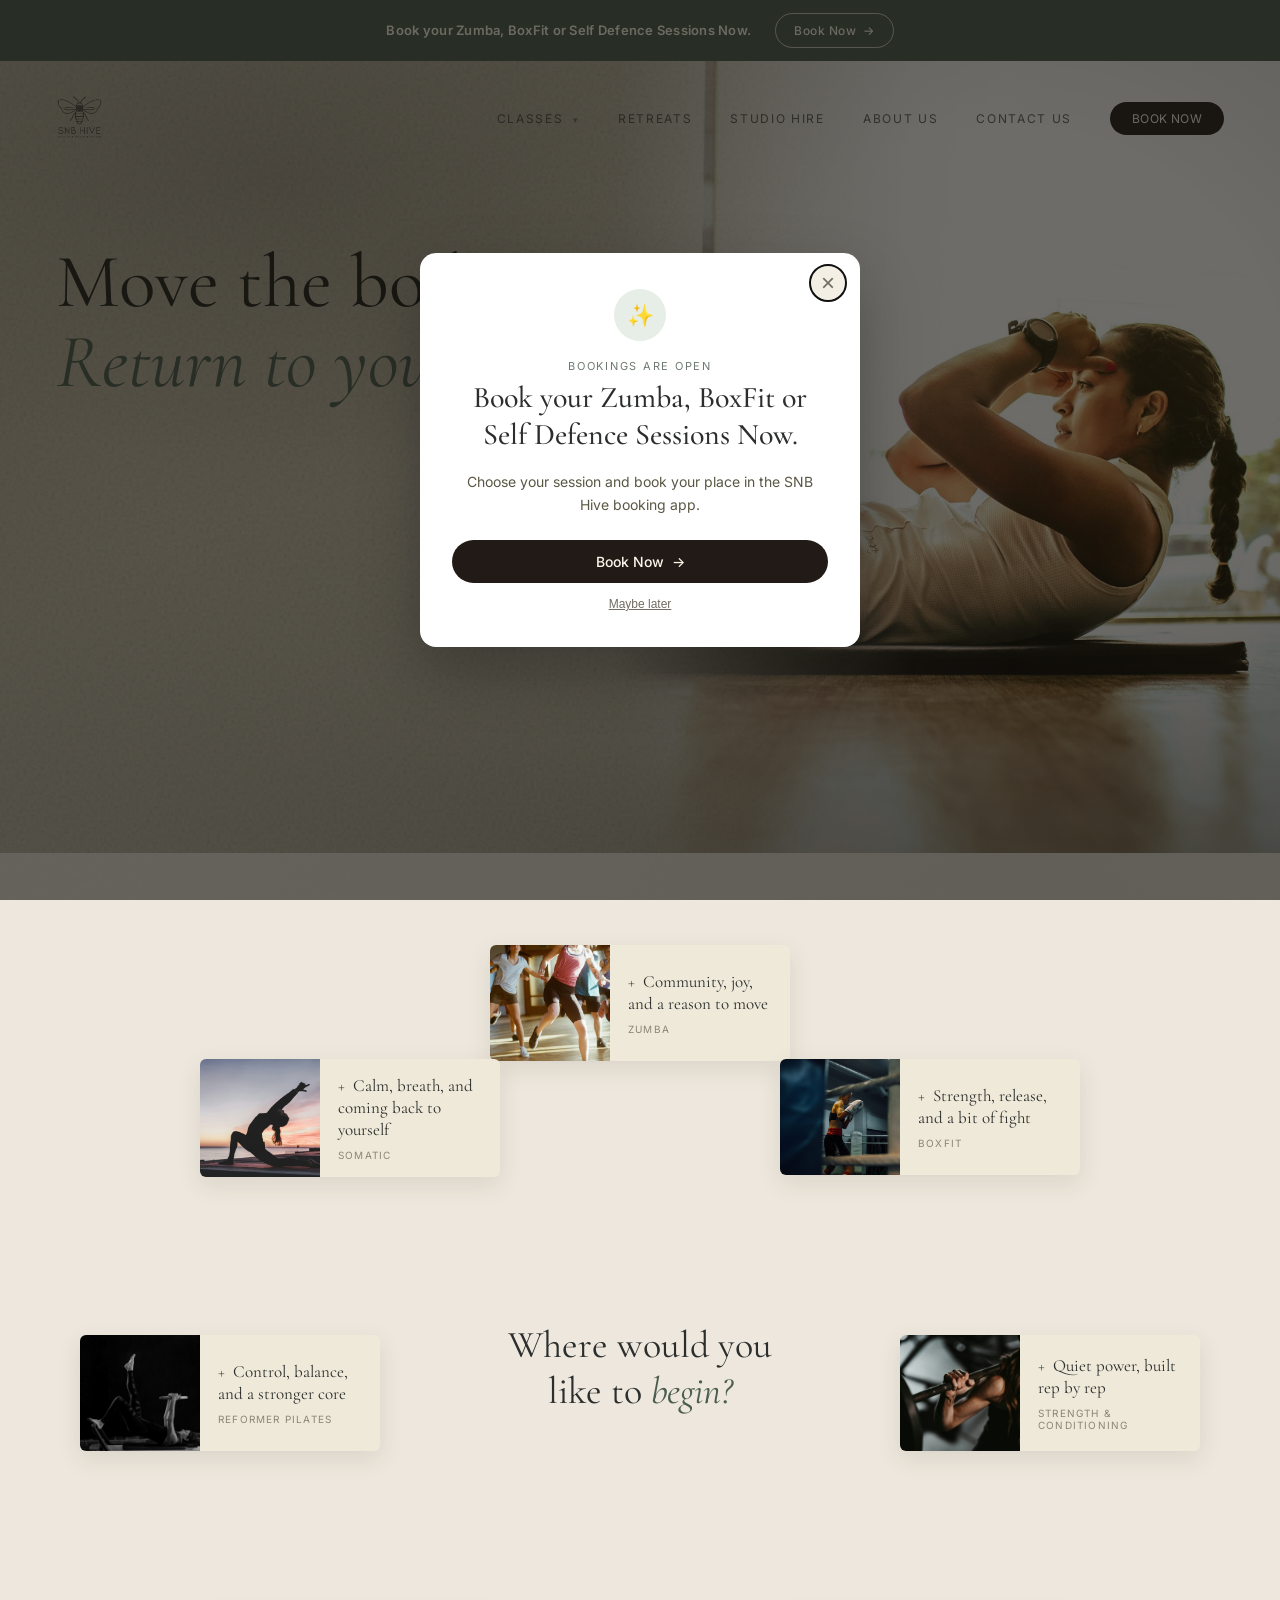
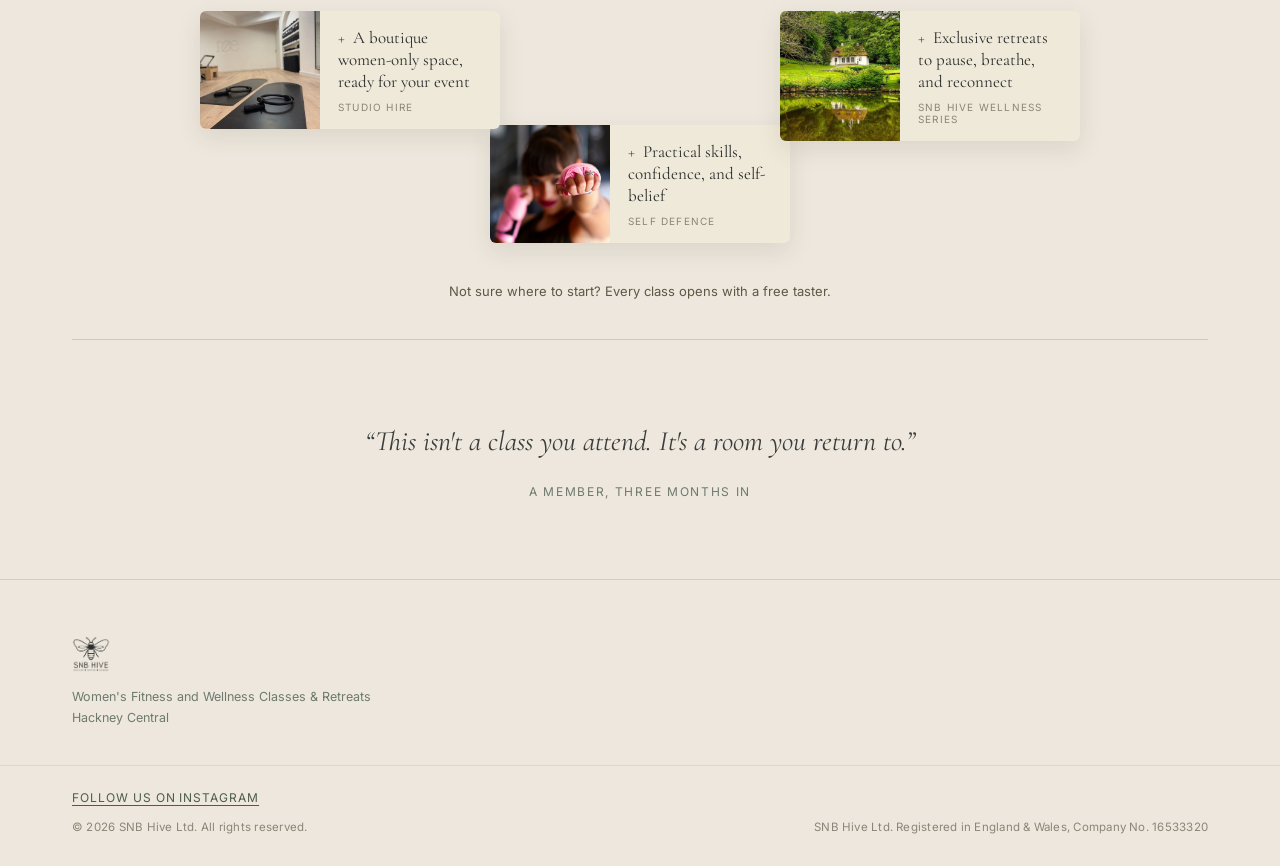
<file: index.html>
<!DOCTYPE html>
<html lang="en">
<head>
<meta charset="UTF-8" />
<meta name="viewport" content="width=device-width, initial-scale=1.0" />
<title>SNB Hive — Women's Fitness & Wellness</title>
<meta property="og:title" content="SNB Hive — Women's Fitness &amp; Wellness" />
<meta property="og:description" content="A women-only wellness community in Hackney. Fitness classes, retreats, and studio hire." />
<meta property="og:image" content="https://snbhive.com/hero-photo-candidate.jpg" />
<meta property="og:type" content="website" />
<meta property="og:url" content="https://snbhive.com/" />
<meta name="twitter:card" content="summary_large_image" />
<meta name="description" content="A women-only wellness community in Hackney. Fitness classes, retreats, and studio hire." />
<link rel="stylesheet" href="self-defence-image.css">
<link rel="preconnect" href="https://fonts.googleapis.com">
<link href="https://fonts.googleapis.com/css2?family=Cormorant+Garamond:ital,wght@0,400;0,500;1,400;1,500&family=Inter:wght@400;500&display=swap" rel="stylesheet">

<style>
* {
  margin: 0;
  padding: 0;
  box-sizing: border-box;
}

body {
  font-family: 'Inter', sans-serif;
  color: #2B2E2C;
  background-color: #EDE7DD;
  background-image:
    radial-gradient(ellipse 120% 80% at 30% 0%, rgba(255,252,244,0.4), transparent 60%),
    radial-gradient(ellipse 120% 90% at 80% 100%, rgba(60,64,58,0.05), transparent 60%),
    url("data:image/svg+xml,%3Csvg xmlns='http://www.w3.org/2000/svg' viewBox='0 0 240 240'%3E%3Cfilter id='n'%3E%3CfeTurbulence type='fractalNoise' baseFrequency='0.85' numOctaves='2' stitchTiles='stitch'/%3E%3CfeColorMatrix type='saturate' values='0'/%3E%3C/filter%3E%3Crect width='100%25' height='100%25' filter='url(%23n)' opacity='0.045'/%3E%3C/svg%3E");
  background-attachment: fixed;
}

.serif {
  font-family: 'Cormorant Garamond', serif;
}

/* Session booking banner */
.taster-banner {
  position: relative;
  z-index: 40;
  display: flex;
  align-items: center;
  justify-content: center;
  gap: 24px;
  padding: 13px 24px;
  background: #4B5D4E;
  color: #FBF6EA;
  text-align: center;
}

.taster-banner p {
  font-size: 13px;
  line-height: 1.5;
  letter-spacing: 0.02em;
}

.taster-banner strong {
  font-weight: 600;
}

.taster-banner a {
  flex-shrink: 0;
  display: inline-flex;
  align-items: center;
  gap: 7px;
  padding: 9px 18px;
  border: 1px solid rgba(251,246,234,0.7);
  border-radius: 100px;
  color: #FBF6EA;
  font-size: 12px;
  font-weight: 500;
  letter-spacing: 0.04em;
  text-decoration: none;
  transition: background 0.2s ease, color 0.2s ease;
}

.taster-banner a:hover,
.taster-banner a:focus-visible {
  background: #FBF6EA;
  color: #344339;
}

/* Hero */
.hero {
  position: relative;
  min-height: 88vh;
  overflow: hidden;
  background-color: #CDC6B2;
  background-image:
    radial-gradient(ellipse 70% 60% at 22% 15%, rgba(139,132,116,0.55), transparent 60%),
    radial-gradient(ellipse 60% 70% at 78% 30%, rgba(242,237,221,0.6), transparent 65%),
    radial-gradient(ellipse 90% 70% at 50% 100%, rgba(120,114,98,0.4), transparent 70%),
    radial-gradient(ellipse 100% 60% at 50% 0%, rgba(168,160,141,0.3), transparent 60%),
    linear-gradient(180deg, #D3CCB9 0%, #C7BFAA 45%, #DAD3C1 100%);
}

.hero::before {
  content: '';
  position: absolute;
  inset: 0;
  opacity: 0.34;
  mix-blend-mode: multiply;
  background-image: url("data:image/svg+xml,%3Csvg xmlns='http://www.w3.org/2000/svg' viewBox='0 0 300 300'%3E%3Cfilter id='n'%3E%3CfeTurbulence type='fractalNoise' baseFrequency='0.75' numOctaves='3' stitchTiles='stitch'/%3E%3CfeColorMatrix type='saturate' values='0'/%3E%3C/filter%3E%3Crect width='100%25' height='100%25' filter='url(%23n)'/%3E%3C/svg%3E");
}

.hero::after {
  content: '';
  position: absolute;
  inset: 0;
  background: radial-gradient(
    ellipse 90% 90% at 50% 45%,
    transparent 45%,
    rgba(60,56,44,0.16) 100%
  );
}

/* Navigation */
.hero-nav {
  position: relative;
  z-index: 30;
  display: flex;
  align-items: center;
  justify-content: space-between;
  padding: 34px 56px;
}

.hero-nav .mark {
  display: flex;
  align-items: center;
  text-decoration: none;
}

.hero-nav .mark img {
  display: block;
  width: auto;
  height: 44px;
}

.hero-nav ul {
  display: flex;
  gap: 38px;
  list-style: none;
}

.hero-nav a {
  color: #2B2E2C;
  font-size: 12px;
  letter-spacing: 0.14em;
  text-decoration: none;
  text-transform: uppercase;
  opacity: 0.75;
}

.nav-dropdown {
  position: relative;
}

.nav-dropdown > a {
  cursor: pointer;
}

.nav-dropdown .caret {
  margin-left: 5px;
  font-size: 9px;
  opacity: 0.7;
}

.dropdown-menu {
  position: absolute;
  top: 100%;
  left: 50%;
  z-index: 20;
  min-width: 200px;
  margin-top: 14px;
  padding: 8px;
  background: #fff;
  border-radius: 10px;
  box-shadow: 0 14px 34px rgba(60,50,30,0.16);
  opacity: 0;
  visibility: hidden;
  transform: translateX(-50%) translateY(-6px);
  transition:
    opacity 0.2s ease,
    transform 0.2s ease,
    visibility 0.2s;
}

.nav-dropdown:hover .dropdown-menu {
  opacity: 1;
  visibility: visible;
  transform: translateX(-50%) translateY(0);
}

.dropdown-menu a {
  display: block;
  padding: 9px 14px;
  border-radius: 6px;
  color: #2B2E2C;
  font-size: 12px;
  letter-spacing: 0.08em;
  text-transform: uppercase;
  opacity: 1;
}

.dropdown-menu a:hover {
  background: #F3EFE4;
  color: #4B5D4E;
}

.nav-cta {
  padding: 9px 22px;
  background: #211A16 !important;
  border-radius: 100px;
  color: #FBF6EA !important;
  letter-spacing: 0.03em !important;
  opacity: 1 !important;
}

/* Hero content */
.hero-copy {
  position: relative;
  z-index: 4;
  max-width: 640px;
  padding: 70px 56px 0;
}

.hero-copy h1 {
  color: #211F1A;
  font-family: 'Cormorant Garamond', serif;
  font-size: 76px;
  font-weight: 400;
  line-height: 1.05;
}

.hero-copy h1 i {
  color: #4B5D4E;
  font-style: italic;
}

.photo-slot {
  position: absolute;
  top: 0;
  right: 0;
  bottom: 0;
  z-index: 2;
  width: 52%;
  background-image: url('hero-photo-candidate.jpg');
  background-position: 75% 35%;
  background-size: cover;
  -webkit-mask-image: linear-gradient(
    90deg,
    transparent 0%,
    rgba(0,0,0,0.5) 22%,
    rgba(0,0,0,0.95) 45%,
    black 60%
  );
  mask-image: linear-gradient(
    90deg,
    transparent 0%,
    rgba(0,0,0,0.5) 22%,
    rgba(0,0,0,0.95) 45%,
    black 60%
  );
}

.photo-slot::after {
  content: '';
  position: absolute;
  inset: 0;
  background:
    linear-gradient(0deg, rgba(40,36,26,0.28) 0%, transparent 30%),
    radial-gradient(
      ellipse 90% 70% at 60% 40%,
      transparent 45%,
      rgba(40,36,26,0.18) 100%
    );
}

/* Main cards */
.menu-wrap {
  position: relative;
  max-width: 1180px;
  height: 930px;
  margin: 90px auto 10px;
}

.menu-center {
  position: absolute;
  top: 380px;
  left: 50%;
  z-index: 3;
  width: 280px;
  text-align: center;
  transform: translateX(-50%);
}

.menu-center h2 {
  color: #2B2E2C;
  font-family: 'Cormorant Garamond', serif;
  font-size: 38px;
  font-weight: 400;
  line-height: 1.2;
}

.menu-center h2 i {
  color: #4B5D4E;
  font-style: italic;
}

.mcard {
  position: absolute;
  z-index: 2;
  display: flex;
  align-items: stretch;
  width: 300px;
  min-height: 116px;
  background: #EFE9D9;
  border-radius: 6px;
  box-shadow: 0 8px 24px rgba(60,50,30,0.10);
  color: inherit;
  text-decoration: none;
  transition: transform 0.25s ease, box-shadow 0.25s ease;
}

.mcard:hover {
  box-shadow: 0 14px 30px rgba(60,50,30,0.16);
  transform: translateY(-4px);
}

.mcard .mphoto {
  position: relative;
  flex-shrink: 0;
  width: 120px;
  overflow: hidden;
  border-radius: 6px 0 0 6px;
}

.mcard .mphoto::after {
  content: '';
  position: absolute;
  inset: 0;
  background-image: url("data:image/svg+xml,%3Csvg xmlns='http://www.w3.org/2000/svg' viewBox='0 0 300 300'%3E%3Cfilter id='n'%3E%3CfeTurbulence type='fractalNoise' baseFrequency='0.014' numOctaves='4' stitchTiles='stitch'/%3E%3CfeColorMatrix type='saturate' values='0'/%3E%3C/filter%3E%3Crect width='100%25' height='100%25' filter='url(%23n)'/%3E%3C/svg%3E");
  mix-blend-mode: overlay;
  opacity: 0.14;
}

.mcard .mbody {
  display: flex;
  flex-direction: column;
  justify-content: center;
  padding: 16px 18px;
  overflow: hidden;
  border-radius: 0 6px 6px 0;
}

.mcard .title {
  font-family: 'Cormorant Garamond', serif;
  font-size: 17px;
  line-height: 1.3;
}

.mcard .title .plus {
  margin-right: 4px;
  color: #4B5D4E;
}

.mcard .who {
  margin-top: 8px;
  color: #8A8677;
  font-size: 10px;
  letter-spacing: 0.12em;
  text-transform: uppercase;
}

.mcard.card-1 {
  top: 2px;
  left: 440px;
}

.mcard.card-2 {
  top: 116px;
  left: 730px;
}

.mcard.card-3 {
  top: 116px;
  left: 150px;
}

.mcard.card-4 {
  top: 392px;
  left: 850px;
}

.mcard.card-5 {
  top: 392px;
  left: 30px;
}

.mcard.card-6 {
  top: 668px;
  left: 730px;
}

.mcard.card-7 {
  top: 668px;
  left: 150px;
}

.mcard.card-8 {
  top: 782px;
  left: 440px;
}

.t1 {
  background-image: url('menu-zumba.jpg');
  background-position: center 45%;
  background-size: cover;
}

.t2 {
  background-image: url('menu-boxing.jpg');
  background-position: center 30%;
  background-size: cover;
}

.t3 {
  background-image: url('menu-classes.jpg');
  background-position: center 55%;
  background-size: cover;
}

.t4 {
  background-image: url('menu-strength.jpg');
  background-position: center 35%;
  background-size: cover;
}

.t5 {
  background-image: url('menu-pilates.jpg');
  background-position: center 45%;
  background-size: cover;
}

.t6 {
  background-image: url('menu-retreat.jpg');
  background-position: center;
  background-size: cover;
}

.t7 {
  background-image: url('menu-studio.jpg');
  background-position: center;
  background-size: cover;
}

.menu-footnote {
  margin-top: 0;
  padding-bottom: 40px;
  color: #5C5844;
  font-size: 13px;
  text-align: center;
}

.divider {
  height: 1px;
  margin: 0 72px;
  background: rgba(43,46,44,0.16);
}

.quote-band {
  padding: 80px 72px;
  text-align: center;
}

.quote-band p {
  max-width: 620px;
  margin: 0 auto;
  color: #3A3D3B;
  font-family: 'Cormorant Garamond', serif;
  font-size: 28px;
  font-style: italic;
  font-weight: 400;
  line-height: 1.5;
}

.quote-band .who {
  margin-top: 22px;
  color: #6E7A6F;
  font-size: 12px;
  letter-spacing: 0.14em;
  text-transform: uppercase;
}

/* Footer */
.site-footer {
  border-top: 1px solid rgba(43,46,44,0.14);
}

.footer-main {
  display: flex;
  align-items: flex-start;
  justify-content: space-between;
  flex-wrap: wrap;
  gap: 40px;
  padding: 56px 72px 36px;
}

.footer-brand img {
  display: block;
  width: auto;
  height: 36px;
  margin-bottom: 14px;
}

.footer-brand p {
  color: #6E7A6F;
  font-size: 12.5px;
  line-height: 1.7;
}

.footer-social a {
  color: #4B5D4E;
  font-size: 12px;
  letter-spacing: 0.08em;
  text-decoration: underline;
  text-transform: uppercase;
  text-underline-offset: 3px;
}

.footer-bottom {
  padding: 20px 72px 32px;
  border-top: 1px solid rgba(43,46,44,0.08);
}

.footer-bottom .footer-social {
  margin-bottom: 14px;
  text-align: left;
}

.footer-legal {
  display: flex;
  justify-content: space-between;
  flex-wrap: wrap;
  gap: 8px;
}

.footer-legal p {
  color: #8A8677;
  font-size: 11.5px;
  letter-spacing: 0.02em;
}

/* Mobile navigation */
.mobile-toggle {
  position: relative;
  z-index: 30;
  display: none;
  padding: 6px;
  background: none;
  border: none;
  cursor: pointer;
}

.mobile-toggle span {
  display: block;
  width: 22px;
  height: 2px;
  margin: 5px 0;
  background: #2B2E2C;
  transition: transform 0.25s ease, opacity 0.25s ease;
}

.mobile-toggle.open span:nth-child(1) {
  transform: translateY(7px) rotate(45deg);
}

.mobile-toggle.open span:nth-child(2) {
  opacity: 0;
}

.mobile-toggle.open span:nth-child(3) {
  transform: translateY(-7px) rotate(-45deg);
}

.nav-overlay {
  position: fixed;
  inset: 0;
  z-index: 15;
  background: rgba(20,18,14,0.4);
  opacity: 0;
  visibility: hidden;
  transition: opacity 0.25s ease, visibility 0.25s ease;
}

.nav-overlay.show {
  opacity: 1;
  visibility: visible;
}

/* Session booking popup */
.taster-overlay {
  position: fixed;
  inset: 0;
  z-index: 50;
  display: none;
  align-items: center;
  justify-content: center;
  padding: 20px;
  background: rgba(20,18,14,0.62);
}

.taster-overlay.show {
  display: flex;
}

.taster-modal {
  position: relative;
  width: 100%;
  max-width: 440px;
  padding: 36px 32px;
  background: #fff;
  border-radius: 16px;
  box-shadow: 0 24px 60px rgba(0,0,0,0.25);
  text-align: center;
}

.taster-modal .close-btn {
  position: absolute;
  top: 12px;
  right: 14px;
  width: 36px;
  height: 36px;
  background: none;
  border: none;
  border-radius: 50%;
  color: #716D61;
  font-size: 24px;
  cursor: pointer;
}

.taster-modal .close-btn:hover,
.taster-modal .close-btn:focus-visible {
  background: #F3EFE4;
}

.taster-modal .taster-icon {
  display: flex;
  align-items: center;
  justify-content: center;
  width: 52px;
  height: 52px;
  margin: 0 auto 18px;
  background: #E7EEE8;
  border-radius: 50%;
  color: #4B5D4E;
  font-size: 22px;
}

.taster-modal .taster-tag {
  margin-bottom: 6px;
  color: #6E7A6F;
  font-size: 11px;
  letter-spacing: 0.16em;
  text-transform: uppercase;
}

.taster-modal h3 {
  color: #2B2E2C;
  font-family: 'Cormorant Garamond', serif;
  font-size: 30px;
  font-weight: 500;
}

.taster-modal p.body-copy {
  margin: 17px 0 24px;
  color: #5A5744;
  font-size: 14px;
  line-height: 1.65;
}

.taster-modal .btn-primary {
  display: inline-flex;
  align-items: center;
  justify-content: center;
  gap: 8px;
  width: 100%;
  padding: 13px;
  background: #211A16;
  border-radius: 100px;
  color: #FBF6EA;
  font-size: 14px;
  font-weight: 500;
  text-decoration: none;
}

.taster-modal .btn-later {
  display: block;
  margin: 14px auto 0;
  background: none;
  border: none;
  color: #716D61;
  font-size: 12px;
  text-decoration: underline;
  cursor: pointer;
}

@media (max-width: 1220px) {
  .menu-wrap {
    height: auto;
    margin-top: 60px;
    padding: 0 24px;
  }

  .menu-center {
    position: static;
    width: auto;
    margin: 0 auto 32px;
    transform: none;
  }

  .mcard {
    position: static;
    width: 100%;
    max-width: 420px;
    margin: 0 auto 16px;
  }
}

@media (max-width: 900px) {
  .hero-copy h1 {
    font-size: 48px;
  }

  .photo-slot {
    position: static;
    width: auto;
    height: 280px;
    margin: 32px 56px 0;
  }
}

@media (max-width: 880px) {
  .mobile-toggle {
    display: block;
  }

  .hero-nav ul {
    position: fixed;
    top: 0;
    right: 0;
    z-index: 20;
    display: flex;
    align-items: flex-start;
    justify-content: flex-start;
    flex-direction: column;
    gap: 6px;
    width: 80%;
    max-width: 320px;
    height: 100vh;
    padding: 100px 32px 40px;
    overflow-y: auto;
    background: #FBF6EA;
    box-shadow: -10px 0 34px rgba(0,0,0,0.16);
    transform: translateX(100%);
    transition: transform 0.3s ease;
  }

  .hero-nav ul.open {
    transform: translateX(0);
  }

  .hero-nav ul li {
    width: 100%;
  }

  .hero-nav ul a {
    display: block;
    padding: 12px 0;
    font-size: 13px;
    opacity: 0.85;
  }

  .hero-nav .nav-cta {
    display: inline-flex !important;
    align-items: center;
    justify-content: center;
    width: auto;
    margin-top: 14px;
    padding: 13px 28px !important;
    font-size: 13px !important;
  }

  .nav-dropdown .dropdown-menu {
    position: static !important;
    top: auto !important;
    left: auto !important;
    width: 100% !important;
    min-width: 0 !important;
    max-height: 0;
    margin: 0 !important;
    padding: 0 !important;
    overflow: hidden;
    background: transparent !important;
    border-radius: 0 !important;
    box-shadow: none !important;
    opacity: 1 !important;
    visibility: visible !important;
    transform: none !important;
    transition: max-height 0.25s ease;
  }

  .nav-dropdown.mobile-open .dropdown-menu {
    max-height: 300px !important;
    margin-top: 2px !important;
    padding: 4px 0 6px 14px !important;
  }

  .nav-dropdown .caret {
    transition: transform 0.2s ease;
  }

  .nav-dropdown.mobile-open .caret {
    transform: rotate(180deg);
  }
}

@media (max-width: 700px) {
  .footer-main,
  .footer-bottom {
    padding-right: 24px;
    padding-left: 24px;
  }
}

@media (max-width: 600px) {
  .taster-banner {
    flex-direction: column;
    gap: 9px;
    padding: 12px 18px;
  }

  .taster-banner a {
    padding: 7px 16px;
  }

  .taster-modal {
    padding: 34px 24px 28px;
  }
}
</style>
</head>

<body>

<!-- Session booking banner -->
<aside class="taster-banner" aria-label="Book SNB Hive sessions">
  <p><strong>Book your Zumba, BoxFit or Self Defence Sessions Now.</strong></p>
  <a href="https://app.snbhive.com">Book Now <span aria-hidden="true">&rarr;</span></a>
</aside>

<!-- Hero -->
<section class="hero">
  <nav class="hero-nav">
    <a class="mark" href="index.html">
      <img src="logo-nav.png" alt="SNB Hive" />
    </a>

    <ul>
      <li class="nav-dropdown">
        <a>
          Classes
          <span class="caret" aria-hidden="true">&#9662;</span>
        </a>

        <div class="dropdown-menu">
          <a href="page-class-boxing.html">BoxFit</a>
          <a href="page-class-pilates.html">Reformer Pilates</a>
          <a href="page-class-somatic.html">Somatic</a>
          <a href="page-class-self-defence.html">Self Defence</a>
          <a href="page-class-strength.html">Strength &amp; Conditioning</a>
          <a href="page-class-zumba.html">Zumba</a>
        </div>
      </li>

      <li><a href="page-retreats.html">Retreats</a></li>
      <li><a href="page-studio-hire.html">Studio hire</a></li>
      <li><a href="page-about.html">About us</a></li>
      <li><a href="page-contact.html">Contact us</a></li>
      <li><a href="https://app.snbhive.com" class="nav-cta">Book Now</a></li>
    </ul>

    <div class="nav-overlay" id="navOverlay"></div>

    <button
      class="mobile-toggle"
      id="mobileToggle"
      type="button"
      aria-label="Menu"
    >
      <span></span>
      <span></span>
      <span></span>
    </button>
  </nav>

  <div class="hero-copy">
    <h1>
      Move the body.<br />
      <i>Return to yourself.</i>
    </h1>
  </div>

  <div class="photo-slot"></div>
</section>

<!-- Class, retreat, and studio menu -->
<div class="menu-wrap">
  <div class="menu-center">
    <h2>
      Where would you<br />
      like to <i>begin?</i>
    </h2>
  </div>

  <a class="mcard card-1" href="page-class-zumba.html">
    <div class="mphoto t1"></div>

    <div class="mbody">
      <div class="title">
        <span class="plus">+</span>
        Community, joy, and a reason to move
      </div>

      <div class="who">Zumba</div>
    </div>
  </a>

  <a class="mcard card-2" href="page-class-boxing.html">
    <div class="mphoto t2"></div>

    <div class="mbody">
      <div class="title">
        <span class="plus">+</span>
        Strength, release, and a bit of fight
      </div>

      <div class="who">BoxFit</div>
    </div>
  </a>

  <a class="mcard card-3" href="page-class-somatic.html">
    <div class="mphoto t3"></div>

    <div class="mbody">
      <div class="title">
        <span class="plus">+</span>
        Calm, breath, and coming back to yourself
      </div>

      <div class="who">Somatic</div>
    </div>
  </a>

  <a class="mcard card-4" href="page-class-strength.html">
    <div class="mphoto t4"></div>

    <div class="mbody">
      <div class="title">
        <span class="plus">+</span>
        Quiet power, built rep by rep
      </div>

      <div class="who">Strength &amp; Conditioning</div>
    </div>
  </a>

  <a class="mcard card-5" href="page-class-pilates.html">
    <div class="mphoto t5"></div>

    <div class="mbody">
      <div class="title">
        <span class="plus">+</span>
        Control, balance, and a stronger core
      </div>

      <div class="who">Reformer Pilates</div>
    </div>
  </a>

  <a class="mcard card-8" href="page-class-self-defence.html">
    <div class="mphoto t8"></div>

    <div class="mbody">
      <div class="title">
        <span class="plus">+</span>
        Practical skills, confidence, and self-belief
      </div>

      <div class="who">Self Defence</div>
    </div>
  </a>

  <a class="mcard card-6" href="page-retreats.html">
    <div class="mphoto t6"></div>

    <div class="mbody">
      <div class="title">
        <span class="plus">+</span>
        Exclusive retreats to pause, breathe, and reconnect
      </div>

      <div class="who">SNB Hive Wellness Series</div>
    </div>
  </a>

  <a class="mcard card-7" href="page-studio-hire.html">
    <div class="mphoto t7"></div>

    <div class="mbody">
      <div class="title">
        <span class="plus">+</span>
        A boutique women-only space, ready for your event
      </div>

      <div class="who">Studio hire</div>
    </div>
  </a>
</div>

<div class="menu-footnote">
  Not sure where to start? Every class opens with a free taster.
</div>

<div class="divider"></div>

<section class="quote-band">
  <p>
    &ldquo;This isn't a class you attend. It's a room you return to.&rdquo;
  </p>

  <div class="who">A member, three months in</div>
</section>

<!-- Footer -->
<footer class="site-footer">
  <div class="footer-main">
    <div class="footer-brand">
      <img src="logo-nav.png" alt="SNB Hive" />

      <p>
        Women's Fitness and Wellness Classes &amp; Retreats<br />
        Hackney Central
      </p>
    </div>
  </div>

  <div class="footer-bottom">
    <div class="footer-social">
      <a
        href="https://www.instagram.com/snbhive?igsh=ODBrM2l6dDdyZnp0&utm_source=qr"
        target="_blank"
        rel="noopener"
      >
        Follow us on Instagram
      </a>
    </div>

    <div class="footer-legal">
      <p>&copy; 2026 SNB Hive Ltd. All rights reserved.</p>

      <p>
        SNB Hive Ltd. Registered in England &amp; Wales,
        Company No. 16533320
      </p>
    </div>
  </div>
</footer>

<!-- Session booking popup -->
<div
  class="taster-overlay"
  id="tasterOverlay"
  aria-hidden="true"
>
  <div
    class="taster-modal"
    role="dialog"
    aria-modal="true"
    aria-labelledby="tasterTitle"
    aria-describedby="tasterDescription"
  >
    <button
      class="close-btn"
      id="tasterClose"
      type="button"
      aria-label="Close session booking popup"
    >
      &times;
    </button>

    <div class="taster-icon" aria-hidden="true">
      &#10024;
    </div>

    <div class="taster-tag">Bookings are open</div>

    <h3 id="tasterTitle">Book your Zumba, BoxFit or Self Defence Sessions Now.</h3>

    <p class="body-copy" id="tasterDescription">
      Choose your session and book your place in the SNB Hive booking app.
    </p>

    <a class="btn-primary" href="https://app.snbhive.com">
      Book Now
      <span aria-hidden="true">&rarr;</span>
    </a>

    <button class="btn-later" id="tasterLater" type="button">
      Maybe later
    </button>
  </div>
</div>

<script>
(function () {
  var overlay = document.getElementById('tasterOverlay');
  var closeButton = document.getElementById('tasterClose');
  var laterButton = document.getElementById('tasterLater');
  var storageKey = 'snb_hive_sessions_booking_seen';

  function closePopup() {
    overlay.classList.remove('show');
    overlay.setAttribute('aria-hidden', 'true');
  }

  if (!sessionStorage.getItem(storageKey)) {
    setTimeout(function () {
      overlay.classList.add('show');
      overlay.setAttribute('aria-hidden', 'false');
      closeButton.focus();
    }, 600);

    sessionStorage.setItem(storageKey, '1');
  }

  closeButton.addEventListener('click', closePopup);
  laterButton.addEventListener('click', closePopup);

  overlay.addEventListener('click', function (event) {
    if (event.target === overlay) {
      closePopup();
    }
  });

  document.addEventListener('keydown', function (event) {
    if (
      event.key === 'Escape' &&
      overlay.classList.contains('show')
    ) {
      closePopup();
    }
  });
})();
</script>

<script>
(function () {
  var toggle = document.getElementById('mobileToggle');
  var menu = document.querySelector('.hero-nav ul');
  var overlay = document.getElementById('navOverlay');

  if (!toggle || !menu) {
    return;
  }

  function closeMenu() {
    toggle.classList.remove('open');
    menu.classList.remove('open');

    if (overlay) {
      overlay.classList.remove('show');
    }
  }

  function openMenu() {
    toggle.classList.add('open');
    menu.classList.add('open');

    if (overlay) {
      overlay.classList.add('show');
    }
  }

  toggle.addEventListener('click', function () {
    if (menu.classList.contains('open')) {
      closeMenu();
    } else {
      openMenu();
    }
  });

  if (overlay) {
    overlay.addEventListener('click', closeMenu);
  }

  var dropdownLink = document.querySelector('.nav-dropdown > a');
  var dropdownParent = document.querySelector('.nav-dropdown');

  if (dropdownLink && dropdownParent) {
    dropdownLink.addEventListener('click', function (event) {
      if (window.innerWidth <= 880) {
        event.preventDefault();
        dropdownParent.classList.toggle('mobile-open');
      }
    });
  }
})();
</script>

</body>
</html>
</file>
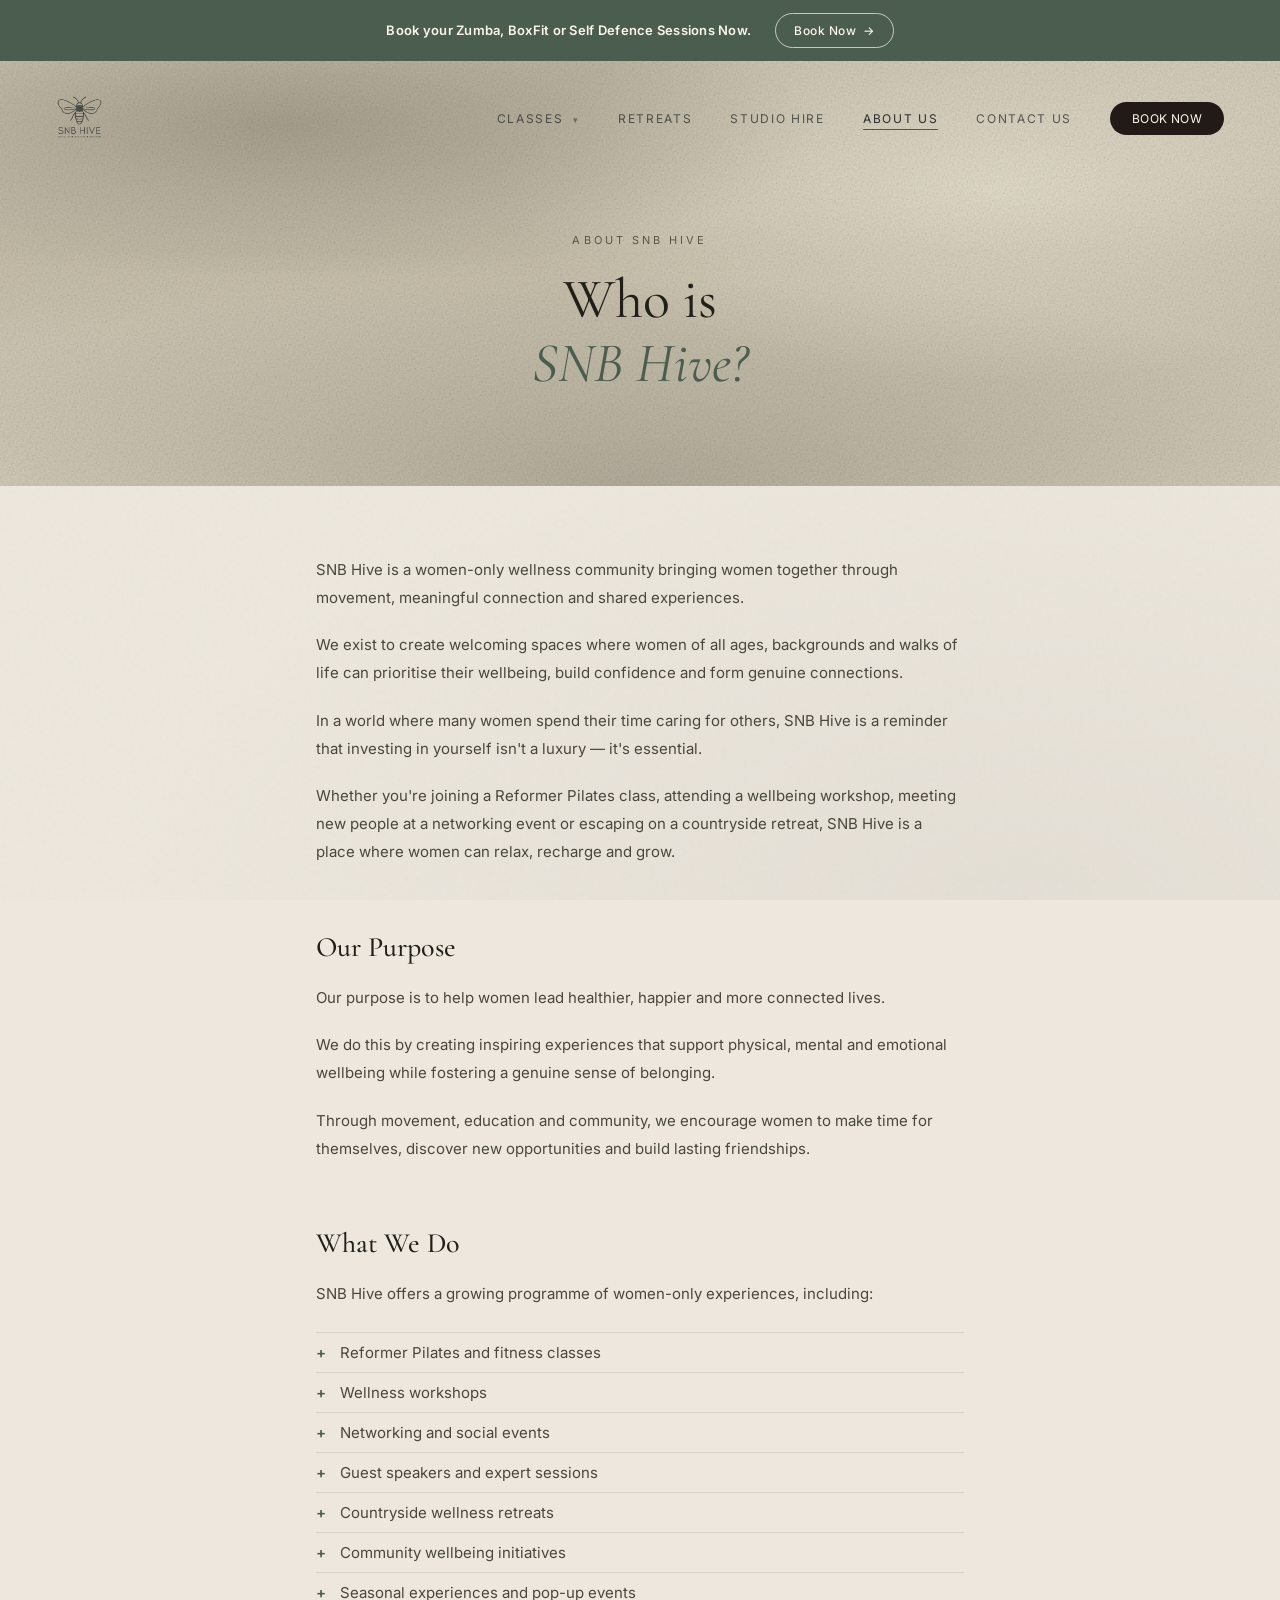
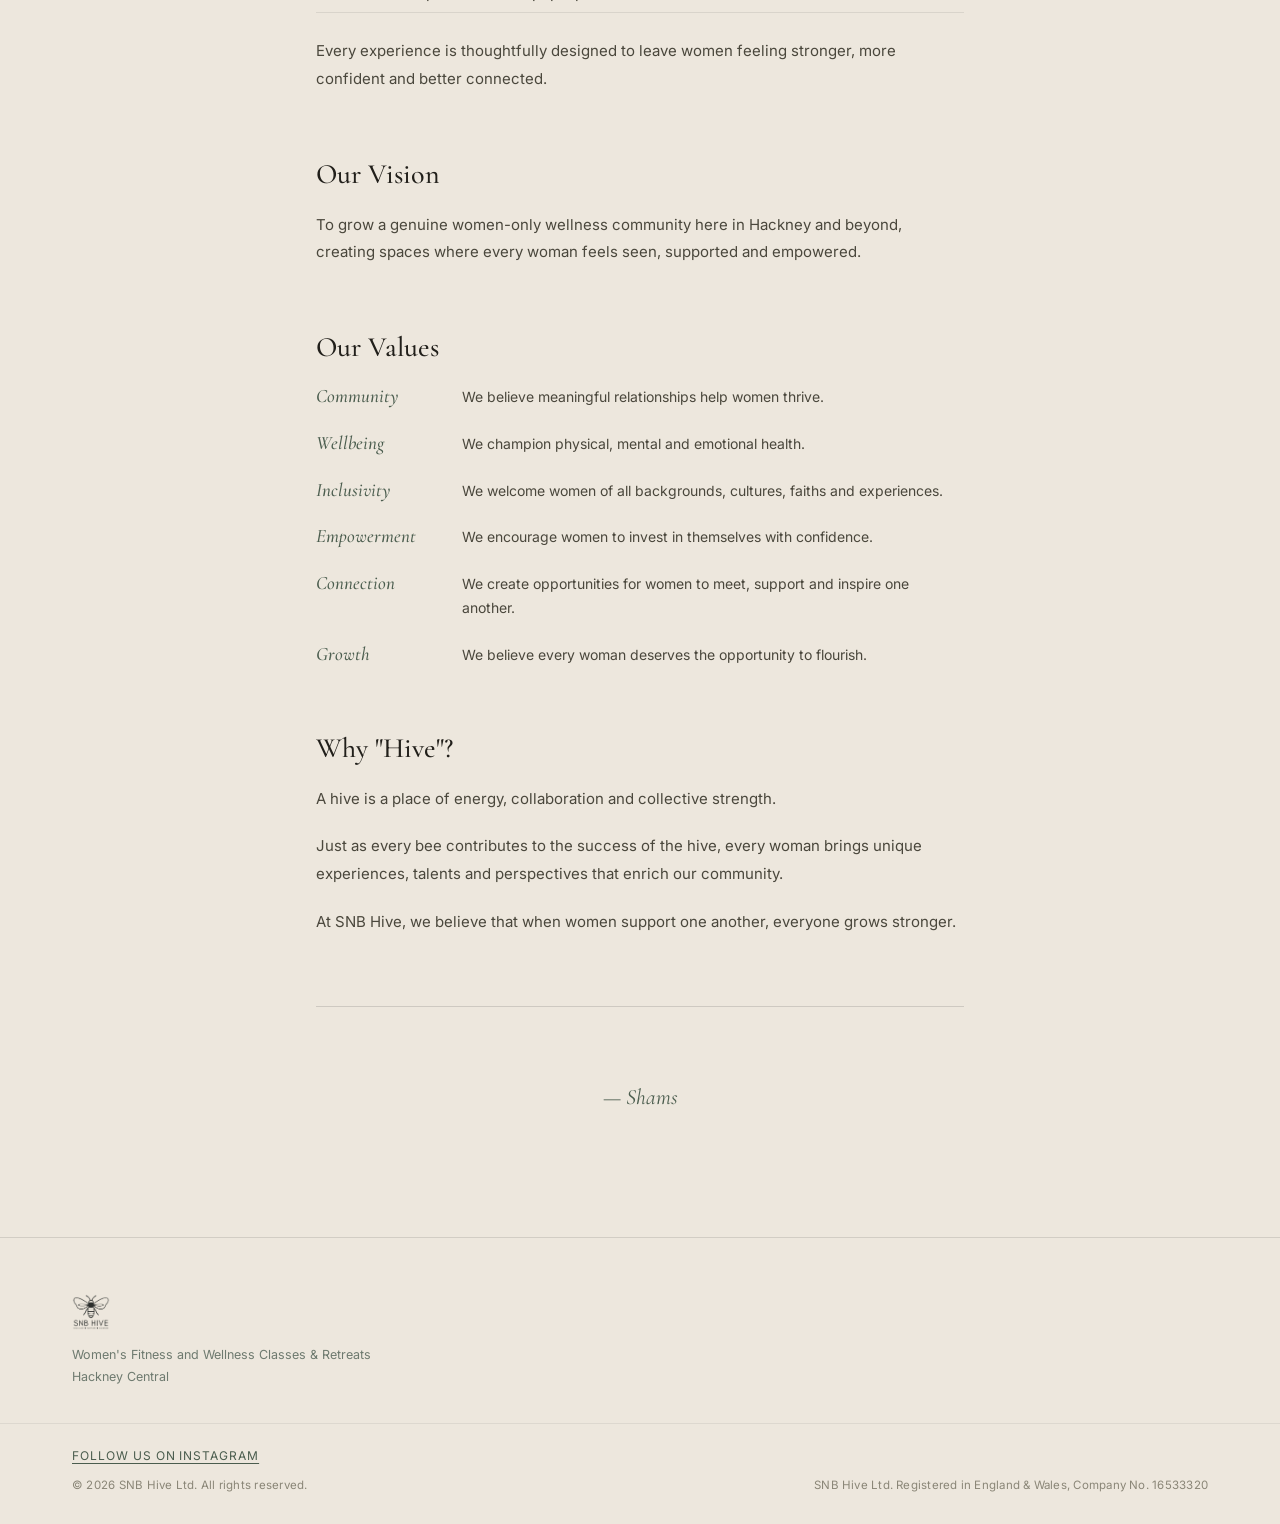
<file: page-about.html>
<!DOCTYPE html>
<html lang="en">
<head>
<meta charset="UTF-8" />
<meta name="viewport" content="width=device-width, initial-scale=1.0" />
<title>SNB Hive — About Us</title>
<meta property="og:title" content="SNB Hive — About Us" />
<meta property="og:description" content="Who is SNB Hive? A women-only wellness community built on movement, connection, and belonging." />
<meta property="og:image" content="https://snbhive.com/hero-photo-candidate.jpg" />
<meta property="og:type" content="website" />
<meta property="og:url" content="https://snbhive.com/page-about.html" />
<meta name="twitter:card" content="summary_large_image" />
<meta name="description" content="Who is SNB Hive? A women-only wellness community built on movement, connection, and belonging." />
<link rel="preconnect" href="https://fonts.googleapis.com">
<link href="https://fonts.googleapis.com/css2?family=Cormorant+Garamond:ital,wght@0,400;0,500;1,400;1,500&family=Inter:wght@400;500&display=swap" rel="stylesheet">
<style>
  * { margin:0; padding:0; box-sizing:border-box; }

  body {
    font-family:'Inter',sans-serif; color:#2B2E2C;
    background-color:#EDE7DD;
    background-image:
      radial-gradient(ellipse 120% 80% at 30% 0%, rgba(255,252,244,0.4), transparent 60%),
      radial-gradient(ellipse 120% 90% at 80% 100%, rgba(60,64,58,0.05), transparent 60%),
      url("data:image/svg+xml,%3Csvg xmlns='http://www.w3.org/2000/svg' viewBox='0 0 240 240'%3E%3Cfilter id='n'%3E%3CfeTurbulence type='fractalNoise' baseFrequency='0.85' numOctaves='2' stitchTiles='stitch'/%3E%3CfeColorMatrix type='saturate' values='0'/%3E%3C/filter%3E%3Crect width='100%25' height='100%25' filter='url(%23n)' opacity='0.045'/%3E%3C/svg%3E");
    background-attachment:fixed;
  }
  .serif { font-family:'Cormorant Garamond',serif; }

  .page-header {
    position:relative; overflow:hidden;
    background-color:#CDC6B2;
    background-image:
      radial-gradient(ellipse 70% 60% at 22% 15%, rgba(139,132,116,0.55), transparent 60%),
      radial-gradient(ellipse 60% 70% at 78% 30%, rgba(242,237,221,0.6), transparent 65%),
      radial-gradient(ellipse 90% 70% at 50% 100%, rgba(120,114,98,0.4), transparent 70%),
      radial-gradient(ellipse 100% 60% at 50% 0%, rgba(168,160,141,0.3), transparent 60%),
      linear-gradient(180deg, #D3CCB9 0%, #C7BFAA 45%, #DAD3C1 100%);
  }
  .page-header::before {
    content:''; position:absolute; inset:0; opacity:0.34; mix-blend-mode:multiply;
    background-image:url("data:image/svg+xml,%3Csvg xmlns='http://www.w3.org/2000/svg' viewBox='0 0 300 300'%3E%3Cfilter id='n'%3E%3CfeTurbulence type='fractalNoise' baseFrequency='0.75' numOctaves='3' stitchTiles='stitch'/%3E%3CfeColorMatrix type='saturate' values='0'/%3E%3C/filter%3E%3Crect width='100%25' height='100%25' filter='url(%23n)'/%3E%3C/svg%3E");
  }

  .hero-nav { position:relative; z-index:30; display:flex; align-items:center; justify-content:space-between; padding:34px 56px; }
  .hero-nav .mark { display:flex; align-items:center; text-decoration:none; }
  .hero-nav .mark img { height:44px; width:auto; display:block; }
  .hero-nav ul { display:flex; gap:38px; list-style:none; align-items:center; }
  .hero-nav a { color:#2B2E2C; text-decoration:none; font-size:12px; letter-spacing:0.14em; text-transform:uppercase; opacity:0.75; }
  .hero-nav a.active { opacity:1; border-bottom:1px solid #4B5D4E; padding-bottom:3px; }
  .nav-cta { background:#211A16 !important; color:#FBF6EA !important; padding:9px 22px;
    border-radius:100px; opacity:1 !important; letter-spacing:0.03em !important; }

  .nav-dropdown { position:relative; }
  .nav-dropdown > a { cursor:pointer; }
  .nav-dropdown .caret { font-size:9px; margin-left:5px; opacity:0.7; }
  .dropdown-menu { position:absolute; top:100%; left:50%; transform:translateX(-50%); margin-top:14px;
    background:#fff; border-radius:10px; box-shadow:0 14px 34px rgba(60,50,30,0.16);
    min-width:200px; padding:8px; opacity:0; visibility:hidden; transform:translateX(-50%) translateY(-6px);
    transition:opacity 0.2s ease, transform 0.2s ease, visibility 0.2s; z-index:20; }
  .nav-dropdown:hover .dropdown-menu { opacity:1; visibility:visible; transform:translateX(-50%) translateY(0); }
  .dropdown-menu a { display:block; padding:9px 14px; font-size:12px; letter-spacing:0.08em; text-transform:uppercase;
    color:#2B2E2C; opacity:1; border-radius:6px; }
  .dropdown-menu a:hover { background:#F3EFE4; color:#4B5D4E; }

  .page-title { position:relative; z-index:3; padding:60px 56px 90px; text-align:center; }
  .page-title .eyebrow { font-size:11px; letter-spacing:0.28em; text-transform:uppercase; color:#5A5548; margin-bottom:20px; }
  .page-title h1 { font-family:'Cormorant Garamond',serif; font-weight:400; font-size:56px; line-height:1.15; color:#211F1A; }
  .page-title h1 i { font-style:italic; color:#4B5D4E; }

  .content-wrap { max-width:760px; margin:0 auto; padding:70px 56px 100px; }
  .content-wrap p { font-size:15px; line-height:1.85; color:#4A473C; margin-bottom:20px; }

  .section { margin-top:64px; }
  .section h2 { font-family:'Cormorant Garamond',serif; font-weight:500; font-size:28px; margin-bottom:20px; color:#211F1A; }

  .offer-list { list-style:none; margin:24px 0; }
  .offer-list li { font-size:15px; color:#4A473C; padding:10px 0 10px 24px; position:relative;
    border-bottom:1px solid rgba(43,46,44,0.1); }
  .offer-list li:first-child { border-top:1px solid rgba(43,46,44,0.1); }
  .offer-list li::before { content:'+'; position:absolute; left:0; color:#4B5D4E; font-weight:600; }

  .values-grid { display:grid; grid-template-columns:1fr; gap:22px; margin-top:8px; }
  .value-item { display:flex; gap:16px; align-items:baseline; }
  .value-item .name { font-family:'Cormorant Garamond',serif; font-style:italic; font-weight:500; font-size:19px;
    color:#4B5D4E; flex-shrink:0; min-width:130px; }
  .value-item p { margin:0; font-size:14px; color:#4A473C; line-height:1.7; }

  .signature { margin-top:70px; text-align:center; }
  .signature p { font-family:'Cormorant Garamond',serif; font-style:italic; font-size:22px; color:#4B5D4E; }

  .divider { height:1px; background:rgba(43,46,44,0.16); margin:70px 0 0; }

  .site-footer { border-top:1px solid rgba(43,46,44,0.14); }
  .footer-main { padding:56px 72px 36px; display:flex; justify-content:space-between;
    align-items:flex-start; gap:40px; flex-wrap:wrap; }
  .footer-brand img { height:36px; width:auto; display:block; margin-bottom:14px; }
  .footer-brand p { font-size:12.5px; color:#6E7A6F; line-height:1.7; }
  .footer-social a { font-size:12px; letter-spacing:0.08em; text-transform:uppercase; color:#4B5D4E;
    text-decoration:underline; text-underline-offset:3px; }
  .footer-bottom { padding:20px 72px 32px; border-top:1px solid rgba(43,46,44,0.08); }
  .footer-bottom .footer-social { margin-bottom:14px; text-align:left; }
  .footer-legal { display:flex; justify-content:space-between; flex-wrap:wrap; gap:8px; }
  .footer-legal p { font-size:11.5px; color:#8A8677; letter-spacing:0.02em; }

  @media (max-width: 700px) {
    .footer-main, .footer-bottom { padding-left:24px; padding-right:24px; }
  }

  @media (max-width: 700px) {
    .page-title h1 { font-size:38px; }
    .value-item { flex-direction:column; gap:4px; }
    .value-item .name { min-width:0; }
  }
  /* ── Mobile nav ── */
  .mobile-toggle { display:none; background:none; border:none; cursor:pointer; padding:6px; z-index:30; position:relative; }
  .mobile-toggle span { display:block; width:22px; height:2px; background:#2B2E2C; margin:5px 0;
    transition:transform 0.25s ease, opacity 0.25s ease; }
  .mobile-toggle.open span:nth-child(1) { transform:translateY(7px) rotate(45deg); }
  .mobile-toggle.open span:nth-child(2) { opacity:0; }
  .mobile-toggle.open span:nth-child(3) { transform:translateY(-7px) rotate(-45deg); }

  .nav-overlay { position:fixed; inset:0; background:rgba(20,18,14,0.4); z-index:15;
    opacity:0; visibility:hidden; transition:opacity 0.25s ease, visibility 0.25s ease; }
  .nav-overlay.show { opacity:1; visibility:visible; }

  @media (max-width: 880px) {
    .mobile-toggle { display:block; }
    .hero-nav ul {
      position:fixed; top:0; right:0; height:100vh; width:80%; max-width:320px;
      background:#FBF6EA; flex-direction:column; align-items:flex-start; justify-content:flex-start;
      padding:100px 32px 40px; gap:6px; box-shadow:-10px 0 34px rgba(0,0,0,0.16);
      transform:translateX(100%); transition:transform 0.3s ease; z-index:20; overflow-y:auto;
    }
    .hero-nav ul.open { transform:translateX(0); }
    .hero-nav ul li { width:100%; }
    .hero-nav ul a { display:block; padding:12px 0; font-size:13px; opacity:0.85; }
    .hero-nav .nav-cta { display:inline-flex !important; align-items:center; justify-content:center;
      padding:13px 28px !important; margin-top:14px; font-size:13px !important; width:auto; }
    .nav-dropdown .dropdown-menu {
      position:static !important; left:auto !important; top:auto !important; transform:none !important;
      box-shadow:none !important; background:transparent !important; border-radius:0 !important;
      width:100% !important; min-width:0 !important; margin:0 !important; padding:0 !important;
      opacity:1 !important; visibility:visible !important;
      max-height:0; overflow:hidden; transition:max-height 0.25s ease;
    }
    .nav-dropdown.mobile-open .dropdown-menu {
      max-height:300px !important; padding:4px 0 6px 14px !important; margin-top:2px !important;
    }
    .nav-dropdown .caret { transition:transform 0.2s ease; }
    .nav-dropdown.mobile-open .caret { transform:rotate(180deg); }
  }


  /* ── Site-wide session booking announcement ── */
  .taster-banner {
    position:relative; z-index:40; display:flex; align-items:center; justify-content:center;
    gap:24px; padding:13px 24px; background:#4B5D4E; color:#FBF6EA; text-align:center;
  }
  .taster-banner p { margin:0; font-size:13px; line-height:1.5; letter-spacing:0.02em; }
  .taster-banner strong { font-weight:600; }
  .taster-banner a {
    flex-shrink:0; display:inline-flex; align-items:center; gap:7px; padding:9px 18px;
    border:1px solid rgba(251,246,234,0.7); border-radius:100px; color:#FBF6EA;
    font-size:12px; font-weight:500; letter-spacing:0.04em; text-decoration:none;
    transition:background 0.2s ease, color 0.2s ease;
  }
  .taster-banner a:hover, .taster-banner a:focus-visible { background:#FBF6EA; color:#344339; }
  @media (max-width: 600px) {
    .taster-banner { flex-direction:column; gap:9px; padding:12px 18px; }
    .taster-banner a { padding:7px 16px; }
  }
</style>
</head>
<body>

<aside class="taster-banner" aria-label="Book SNB Hive sessions">
  <p><strong>Book your Zumba, BoxFit or Self Defence Sessions Now.</strong></p>
  <a href="https://app.snbhive.com">Book Now <span aria-hidden="true">&rarr;</span></a>
</aside>


<header class="page-header">
  <nav class="hero-nav">
    <a class="mark" href="index.html"><img src="logo-nav.png" alt="SNB Hive"/></a>
    <ul>
      <li class="nav-dropdown">
        <a>Classes <span class="caret">&#9662;</span></a>
        <div class="dropdown-menu">
          <a href="page-class-boxing.html">BoxFit</a>
          <a href="page-class-pilates.html">Reformer Pilates</a>
          <a href="page-class-somatic.html">Somatic</a>
          <a href="page-class-self-defence.html">Self Defence</a>
          <a href="page-class-strength.html">Strength &amp; Conditioning</a>
          <a href="page-class-zumba.html">Zumba</a>
        </div>
      </li>
      <li><a href="page-retreats.html">Retreats</a></li>
      <li><a href="page-studio-hire.html">Studio hire</a></li>
      <li><a href="page-about.html" class="active">About us</a></li>
      <li><a href="page-contact.html">Contact us</a></li>
      <li><a href="https://app.snbhive.com" class="nav-cta">Book Now</a></li>
    </ul>
    <div class="nav-overlay" id="navOverlay"></div>
    <button class="mobile-toggle" id="mobileToggle" aria-label="Menu"><span></span><span></span><span></span></button>
  </nav>


  <div class="page-title">
    <div class="eyebrow">About SNB Hive</div>
    <h1>Who is<br/><i>SNB Hive?</i></h1>
  </div>
</header>

<div class="content-wrap">
  <p>SNB Hive is a women-only wellness community bringing women together through movement, meaningful
  connection and shared experiences.</p>
  <p>We exist to create welcoming spaces where women of all ages, backgrounds and walks of life can
  prioritise their wellbeing, build confidence and form genuine connections.</p>
  <p>In a world where many women spend their time caring for others, SNB Hive is a reminder that
  investing in yourself isn't a luxury — it's essential.</p>
  <p>Whether you're joining a Reformer Pilates class, attending a wellbeing workshop, meeting new
  people at a networking event or escaping on a countryside retreat, SNB Hive is a place where women
  can relax, recharge and grow.</p>

  <div class="section">
    <h2>Our Purpose</h2>
    <p>Our purpose is to help women lead healthier, happier and more connected lives.</p>
    <p>We do this by creating inspiring experiences that support physical, mental and emotional
    wellbeing while fostering a genuine sense of belonging.</p>
    <p>Through movement, education and community, we encourage women to make time for themselves,
    discover new opportunities and build lasting friendships.</p>
  </div>

  <div class="section">
    <h2>What We Do</h2>
    <p>SNB Hive offers a growing programme of women-only experiences, including:</p>
    <ul class="offer-list">
      <li>Reformer Pilates and fitness classes</li>
      <li>Wellness workshops</li>
      <li>Networking and social events</li>
      <li>Guest speakers and expert sessions</li>
      <li>Countryside wellness retreats</li>
      <li>Community wellbeing initiatives</li>
      <li>Seasonal experiences and pop-up events</li>
    </ul>
    <p>Every experience is thoughtfully designed to leave women feeling stronger, more confident and
    better connected.</p>
  </div>

  <div class="section">
    <h2>Our Vision</h2>
    <p>To grow a genuine women-only wellness community here in Hackney and beyond, creating spaces
    where every woman feels seen, supported and empowered.</p>
  </div>

  <div class="section">
    <h2>Our Values</h2>
    <div class="values-grid">
      <div class="value-item"><span class="name">Community</span><p>We believe meaningful relationships help women thrive.</p></div>
      <div class="value-item"><span class="name">Wellbeing</span><p>We champion physical, mental and emotional health.</p></div>
      <div class="value-item"><span class="name">Inclusivity</span><p>We welcome women of all backgrounds, cultures, faiths and experiences.</p></div>
      <div class="value-item"><span class="name">Empowerment</span><p>We encourage women to invest in themselves with confidence.</p></div>
      <div class="value-item"><span class="name">Connection</span><p>We create opportunities for women to meet, support and inspire one another.</p></div>
      <div class="value-item"><span class="name">Growth</span><p>We believe every woman deserves the opportunity to flourish.</p></div>
    </div>
  </div>

  <div class="section">
    <h2>Why "Hive"?</h2>
    <p>A hive is a place of energy, collaboration and collective strength.</p>
    <p>Just as every bee contributes to the success of the hive, every woman brings unique experiences,
    talents and perspectives that enrich our community.</p>
    <p>At SNB Hive, we believe that when women support one another, everyone grows stronger.</p>
  </div>

  <div class="divider"></div>

  <div class="signature">
    <p>— Shams</p>
  </div>
</div>

<footer class="site-footer">
  <div class="footer-main">
    <div class="footer-brand">
      <img src="logo-nav.png" alt="SNB Hive"/>
      <p>Women's Fitness and Wellness Classes &amp; Retreats<br/>Hackney Central</p>
    </div>
  </div>
  <div class="footer-bottom">
    <div class="footer-social">
      <a href="https://www.instagram.com/snbhive?igsh=ODBrM2l6dDdyZnp0&utm_source=qr" target="_blank" rel="noopener">Follow us on Instagram</a>
    </div>
    <div class="footer-legal">
      <p>&copy; 2026 SNB Hive Ltd. All rights reserved.</p>
      <p>SNB Hive Ltd. Registered in England &amp; Wales, Company No. 16533320</p>
    </div>
  </div>
</footer>

<script>
  (function() {
    var toggle = document.getElementById('mobileToggle');
    var menu = document.querySelector('.hero-nav ul');
    var overlay = document.getElementById('navOverlay');
    if (!toggle || !menu) return;

    function closeMenu() {
      toggle.classList.remove('open');
      menu.classList.remove('open');
      if (overlay) overlay.classList.remove('show');
    }
    function openMenu() {
      toggle.classList.add('open');
      menu.classList.add('open');
      if (overlay) overlay.classList.add('show');
    }
    toggle.addEventListener('click', function() {
      menu.classList.contains('open') ? closeMenu() : openMenu();
    });
    if (overlay) overlay.addEventListener('click', closeMenu);

    var dropdownLink = document.querySelector('.nav-dropdown > a');
    var dropdownParent = document.querySelector('.nav-dropdown');
    if (dropdownLink && dropdownParent) {
      dropdownLink.addEventListener('click', function(e) {
        if (window.innerWidth <= 880) {
          e.preventDefault();
          dropdownParent.classList.toggle('mobile-open');
        }
      });
    }
  })();
</script>
</body>
</html>
</file>
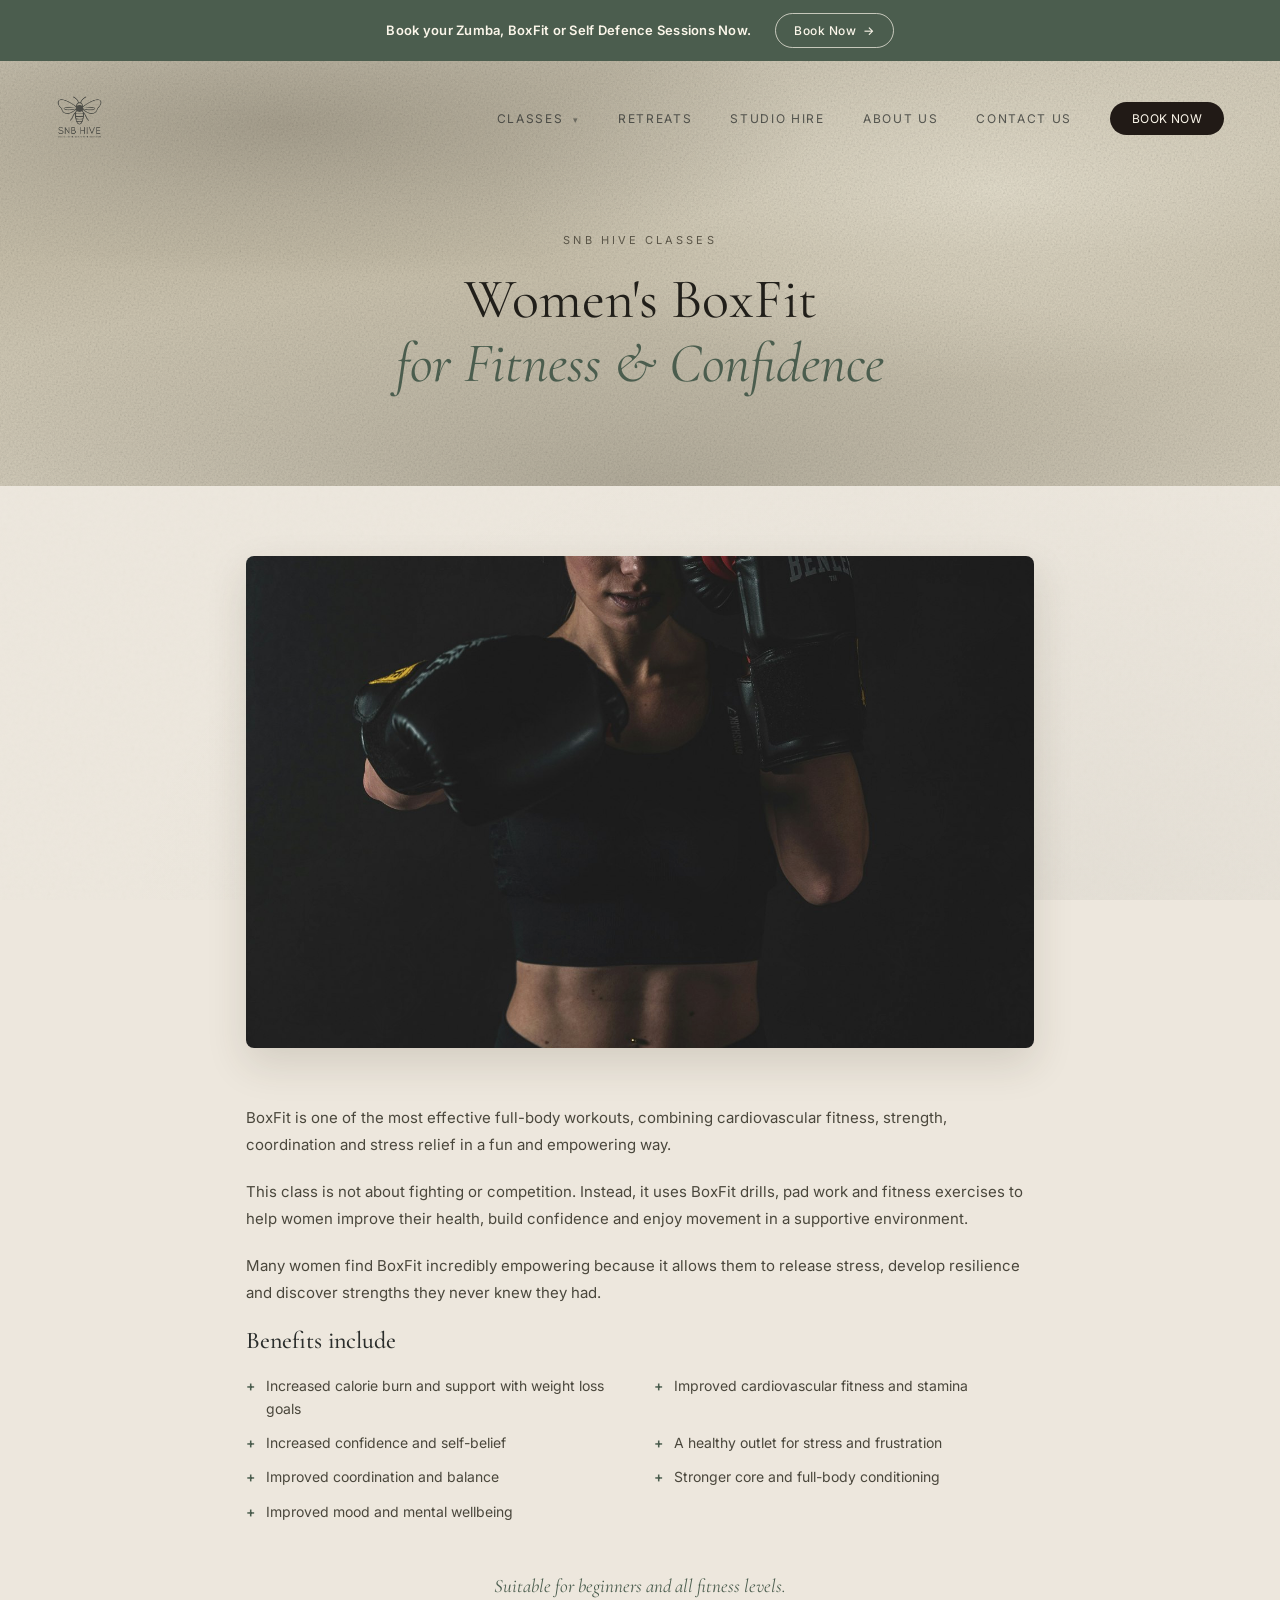
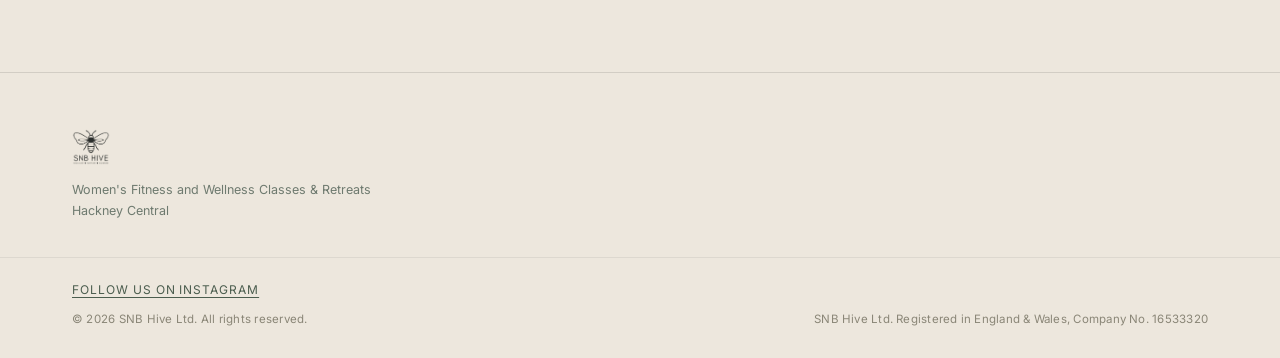
<file: page-class-boxing.html>
<!DOCTYPE html>
<html lang="en">
<head>
<meta charset="UTF-8" />
<meta name="viewport" content="width=device-width, initial-scale=1.0" />
<title>SNB Hive — BoxFit</title>
<meta property="og:title" content="SNB Hive — BoxFit" />
<meta property="og:description" content="Women's BoxFit for fitness and confidence — a full-body workout in a supportive environment." />
<meta property="og:image" content="https://snbhive.com/class-boxing.jpg" />
<meta property="og:type" content="website" />
<meta property="og:url" content="https://snbhive.com/page-class-boxing.html" />
<meta name="twitter:card" content="summary_large_image" />
<meta name="description" content="Women's BoxFit for fitness and confidence — a full-body workout in a supportive environment." />
<link rel="preconnect" href="https://fonts.googleapis.com">
<link href="https://fonts.googleapis.com/css2?family=Cormorant+Garamond:ital,wght@0,400;0,500;1,400;1,500&family=Inter:wght@400;500&display=swap" rel="stylesheet">
<style>
  * { margin:0; padding:0; box-sizing:border-box; }

  body {
    font-family:'Inter',sans-serif; color:#2B2E2C;
    background-color:#EDE7DD;
    background-image:
      radial-gradient(ellipse 120% 80% at 30% 0%, rgba(255,252,244,0.4), transparent 60%),
      radial-gradient(ellipse 120% 90% at 80% 100%, rgba(60,64,58,0.05), transparent 60%),
      url("data:image/svg+xml,%3Csvg xmlns='http://www.w3.org/2000/svg' viewBox='0 0 240 240'%3E%3Cfilter id='n'%3E%3CfeTurbulence type='fractalNoise' baseFrequency='0.85' numOctaves='2' stitchTiles='stitch'/%3E%3CfeColorMatrix type='saturate' values='0'/%3E%3C/filter%3E%3Crect width='100%25' height='100%25' filter='url(%23n)' opacity='0.045'/%3E%3C/svg%3E");
    background-attachment:fixed;
  }
  .serif { font-family:'Cormorant Garamond',serif; }

  .page-header {
    position:relative; overflow:hidden;
    background-color:#CDC6B2;
    background-image:
      radial-gradient(ellipse 70% 60% at 22% 15%, rgba(139,132,116,0.55), transparent 60%),
      radial-gradient(ellipse 60% 70% at 78% 30%, rgba(242,237,221,0.6), transparent 65%),
      radial-gradient(ellipse 90% 70% at 50% 100%, rgba(120,114,98,0.4), transparent 70%),
      radial-gradient(ellipse 100% 60% at 50% 0%, rgba(168,160,141,0.3), transparent 60%),
      linear-gradient(180deg, #D3CCB9 0%, #C7BFAA 45%, #DAD3C1 100%);
  }
  .page-header::before {
    content:''; position:absolute; inset:0; opacity:0.34; mix-blend-mode:multiply;
    background-image:url("data:image/svg+xml,%3Csvg xmlns='http://www.w3.org/2000/svg' viewBox='0 0 300 300'%3E%3Cfilter id='n'%3E%3CfeTurbulence type='fractalNoise' baseFrequency='0.75' numOctaves='3' stitchTiles='stitch'/%3E%3CfeColorMatrix type='saturate' values='0'/%3E%3C/filter%3E%3Crect width='100%25' height='100%25' filter='url(%23n)'/%3E%3C/svg%3E");
  }

  .hero-nav { position:relative; z-index:30; display:flex; align-items:center; justify-content:space-between; padding:34px 56px; }
  .hero-nav .mark { display:flex; align-items:center; text-decoration:none; }
  .hero-nav .mark img { height:44px; width:auto; display:block; }
  .hero-nav ul { display:flex; gap:38px; list-style:none; }
  .hero-nav a { color:#2B2E2C; text-decoration:none; font-size:12px; letter-spacing:0.14em; text-transform:uppercase; opacity:0.75; }
  .hero-nav a.active { opacity:1; border-bottom:1px solid #4B5D4E; padding-bottom:3px; }

  .nav-dropdown { position:relative; }
  .nav-dropdown > a { cursor:pointer; }
  .nav-dropdown .caret { font-size:9px; margin-left:5px; opacity:0.7; }
  .dropdown-menu { position:absolute; top:100%; left:50%; transform:translateX(-50%); margin-top:14px;
    background:#fff; border-radius:10px; box-shadow:0 14px 34px rgba(60,50,30,0.16);
    min-width:200px; padding:8px; opacity:0; visibility:hidden; transform:translateX(-50%) translateY(-6px);
    transition:opacity 0.2s ease, transform 0.2s ease, visibility 0.2s; z-index:20; }
  .nav-dropdown:hover .dropdown-menu { opacity:1; visibility:visible; transform:translateX(-50%) translateY(0); }
  .dropdown-menu a { display:block; padding:9px 14px; font-size:12px; letter-spacing:0.08em; text-transform:uppercase;
    color:#2B2E2C; opacity:1; border-radius:6px; }
  .dropdown-menu a:hover { background:#F3EFE4; color:#4B5D4E; }
  .dropdown-menu a.active { color:#4B5D4E; opacity:1; border-bottom:none; }

  .page-title { position:relative; z-index:3; padding:60px 56px 90px; text-align:center; }
  .page-title .eyebrow { font-size:11px; letter-spacing:0.28em; text-transform:uppercase; color:#5A5548; margin-bottom:20px; }
  .page-title h1 { font-family:'Cormorant Garamond',serif; font-weight:400; font-size:56px; line-height:1.15; color:#211F1A; }
  .page-title h1 i { font-style:italic; color:#4B5D4E; }

  .content-wrap { max-width:900px; margin:70px auto; padding:0 56px; }
  .content-photo { position:relative; border-radius:8px; overflow:hidden; box-shadow:0 16px 40px rgba(60,50,30,0.14);
    margin-bottom:56px; aspect-ratio:16/10; }
  .content-photo img { width:100%; height:100%; object-fit:cover; display:block; }
  .content-photo::after {
    content:''; position:absolute; inset:0; opacity:0.12; mix-blend-mode:overlay; pointer-events:none;
    background-image:url("data:image/svg+xml,%3Csvg xmlns='http://www.w3.org/2000/svg' viewBox='0 0 300 300'%3E%3Cfilter id='n'%3E%3CfeTurbulence type='fractalNoise' baseFrequency='0.014' numOctaves='4' stitchTiles='stitch'/%3E%3CfeColorMatrix type='saturate' values='0'/%3E%3C/filter%3E%3Crect width='100%25' height='100%25' filter='url(%23n)'/%3E%3C/svg%3E");
  }

  .content-body p { font-size:15px; line-height:1.8; color:#4A473C; margin-bottom:20px; }
  .content-body .note { font-size:14px; line-height:1.75; color:#5A5744; background:#F3EFE4; border-left:3px solid #4B5D4E;
    padding:16px 20px; border-radius:4px; margin:28px 0; }

  .benefits { margin-top:20px; }
  .benefits h2 { font-family:'Cormorant Garamond',serif; font-weight:500; font-size:24px; margin-bottom:20px; }
  .benefits ul { list-style:none; display:grid; grid-template-columns:1fr 1fr; gap:12px 28px; }
  .benefits li { font-size:14px; color:#4A473C; padding-left:20px; position:relative; line-height:1.6; }
  .benefits li::before { content:'+'; position:absolute; left:0; color:#4B5D4E; font-weight:600; }

  .closing { font-family:'Cormorant Garamond',serif; font-style:italic; font-size:19px; color:#4B5D4E;
    text-align:center; margin-top:48px; line-height:1.6; }

  .site-footer { border-top:1px solid rgba(43,46,44,0.14); }
  .footer-main { padding:56px 72px 36px; display:flex; justify-content:space-between;
    align-items:flex-start; gap:40px; flex-wrap:wrap; }
  .footer-brand img { height:36px; width:auto; display:block; margin-bottom:14px; }
  .footer-brand p { font-size:12.5px; color:#6E7A6F; line-height:1.7; }
  .footer-social a { font-size:12px; letter-spacing:0.08em; text-transform:uppercase; color:#4B5D4E;
    text-decoration:underline; text-underline-offset:3px; }
  .footer-bottom { padding:20px 72px 32px; border-top:1px solid rgba(43,46,44,0.08); }
  .footer-bottom .footer-social { margin-bottom:14px; text-align:left; }
  .footer-legal { display:flex; justify-content:space-between; flex-wrap:wrap; gap:8px; }
  .footer-legal p { font-size:11.5px; color:#8A8677; letter-spacing:0.02em; }

  @media (max-width: 700px) {
    .footer-main, .footer-bottom { padding-left:24px; padding-right:24px; }
  }

  @media (max-width: 700px) {
    .page-title h1 { font-size:38px; }
    .benefits ul { grid-template-columns:1fr; }
  }
  .nav-cta { background:#211A16 !important; color:#FBF6EA !important; padding:9px 22px;
    border-radius:100px; opacity:1 !important; letter-spacing:0.03em !important; }
  /* ── Mobile nav ── */
  .mobile-toggle { display:none; background:none; border:none; cursor:pointer; padding:6px; z-index:30; position:relative; }
  .mobile-toggle span { display:block; width:22px; height:2px; background:#2B2E2C; margin:5px 0;
    transition:transform 0.25s ease, opacity 0.25s ease; }
  .mobile-toggle.open span:nth-child(1) { transform:translateY(7px) rotate(45deg); }
  .mobile-toggle.open span:nth-child(2) { opacity:0; }
  .mobile-toggle.open span:nth-child(3) { transform:translateY(-7px) rotate(-45deg); }

  .nav-overlay { position:fixed; inset:0; background:rgba(20,18,14,0.4); z-index:15;
    opacity:0; visibility:hidden; transition:opacity 0.25s ease, visibility 0.25s ease; }
  .nav-overlay.show { opacity:1; visibility:visible; }

  @media (max-width: 880px) {
    .mobile-toggle { display:block; }
    .hero-nav ul {
      position:fixed; top:0; right:0; height:100vh; width:80%; max-width:320px;
      background:#FBF6EA; flex-direction:column; align-items:flex-start; justify-content:flex-start;
      padding:100px 32px 40px; gap:6px; box-shadow:-10px 0 34px rgba(0,0,0,0.16);
      transform:translateX(100%); transition:transform 0.3s ease; z-index:20; overflow-y:auto;
    }
    .hero-nav ul.open { transform:translateX(0); }
    .hero-nav ul li { width:100%; }
    .hero-nav ul a { display:block; padding:12px 0; font-size:13px; opacity:0.85; }
    .hero-nav .nav-cta { display:inline-flex !important; align-items:center; justify-content:center;
      padding:13px 28px !important; margin-top:14px; font-size:13px !important; width:auto; }
    .nav-dropdown .dropdown-menu {
      position:static !important; left:auto !important; top:auto !important; transform:none !important;
      box-shadow:none !important; background:transparent !important; border-radius:0 !important;
      width:100% !important; min-width:0 !important; margin:0 !important; padding:0 !important;
      opacity:1 !important; visibility:visible !important;
      max-height:0; overflow:hidden; transition:max-height 0.25s ease;
    }
    .nav-dropdown.mobile-open .dropdown-menu {
      max-height:300px !important; padding:4px 0 6px 14px !important; margin-top:2px !important;
    }
    .nav-dropdown .caret { transition:transform 0.2s ease; }
    .nav-dropdown.mobile-open .caret { transform:rotate(180deg); }
  }


  /* ── Site-wide session booking announcement ── */
  .taster-banner {
    position:relative; z-index:40; display:flex; align-items:center; justify-content:center;
    gap:24px; padding:13px 24px; background:#4B5D4E; color:#FBF6EA; text-align:center;
  }
  .taster-banner p { margin:0; font-size:13px; line-height:1.5; letter-spacing:0.02em; }
  .taster-banner strong { font-weight:600; }
  .taster-banner a {
    flex-shrink:0; display:inline-flex; align-items:center; gap:7px; padding:9px 18px;
    border:1px solid rgba(251,246,234,0.7); border-radius:100px; color:#FBF6EA;
    font-size:12px; font-weight:500; letter-spacing:0.04em; text-decoration:none;
    transition:background 0.2s ease, color 0.2s ease;
  }
  .taster-banner a:hover, .taster-banner a:focus-visible { background:#FBF6EA; color:#344339; }
  @media (max-width: 600px) {
    .taster-banner { flex-direction:column; gap:9px; padding:12px 18px; }
    .taster-banner a { padding:7px 16px; }
  }
</style>
</head>
<body>

<aside class="taster-banner" aria-label="Book SNB Hive sessions">
  <p><strong>Book your Zumba, BoxFit or Self Defence Sessions Now.</strong></p>
  <a href="https://app.snbhive.com">Book Now <span aria-hidden="true">&rarr;</span></a>
</aside>


<header class="page-header">
  <nav class="hero-nav">
    <a class="mark" href="index.html"><img src="logo-nav.png" alt="SNB Hive"/></a>
    <ul>
      <li class="nav-dropdown">
        <a>Classes <span class="caret">&#9662;</span></a>
        <div class="dropdown-menu">
          <a href="page-class-boxing.html" class="active">BoxFit</a>
          <a href="page-class-pilates.html">Reformer Pilates</a>
          <a href="page-class-somatic.html">Somatic</a>
          <a href="page-class-self-defence.html">Self Defence</a>
          <a href="page-class-strength.html">Strength &amp; Conditioning</a>
          <a href="page-class-zumba.html">Zumba</a>
        </div>
      </li>
      <li><a href="page-retreats.html">Retreats</a></li>
      <li><a href="page-studio-hire.html">Studio hire</a></li>
      <li><a href="page-about.html">About us</a></li>
      <li><a href="page-contact.html">Contact us</a></li>
      <li><a href="https://app.snbhive.com" class="nav-cta">Book Now</a></li>
    </ul>
    <div class="nav-overlay" id="navOverlay"></div>
    <button class="mobile-toggle" id="mobileToggle" aria-label="Menu"><span></span><span></span><span></span></button>
  </nav>


  <div class="page-title">
    <div class="eyebrow">SNB Hive Classes</div>
    <h1>Women's BoxFit<br/><i>for Fitness &amp; Confidence</i></h1>
  </div>
</header>

<div class="content-wrap">
  <div class="content-photo">
    <img src="class-boxing.jpg" alt="BoxFit"/>
  </div>

  <div class="content-body">
    <p>BoxFit is one of the most effective full-body workouts, combining cardiovascular fitness, strength, coordination and stress relief in a fun and empowering way.</p>
    <p>This class is not about fighting or competition. Instead, it uses BoxFit drills, pad work and fitness exercises to help women improve their health, build confidence and enjoy movement in a supportive environment.</p>
    <p>Many women find BoxFit incredibly empowering because it allows them to release stress, develop resilience and discover strengths they never knew they had.</p>
  </div>

  <div class="benefits">
    <h2>Benefits include</h2>
    <ul>
      <li>Increased calorie burn and support with weight loss goals</li>
      <li>Improved cardiovascular fitness and stamina</li>
      <li>Increased confidence and self-belief</li>
      <li>A healthy outlet for stress and frustration</li>
      <li>Improved coordination and balance</li>
      <li>Stronger core and full-body conditioning</li>
      <li>Improved mood and mental wellbeing</li>
    </ul>
  </div>

  <p class="closing">Suitable for beginners and all fitness levels.</p>
</div>

<footer class="site-footer">
  <div class="footer-main">
    <div class="footer-brand">
      <img src="logo-nav.png" alt="SNB Hive"/>
      <p>Women's Fitness and Wellness Classes &amp; Retreats<br/>Hackney Central</p>
    </div>
  </div>
  <div class="footer-bottom">
    <div class="footer-social">
      <a href="https://www.instagram.com/snbhive?igsh=ODBrM2l6dDdyZnp0&utm_source=qr" target="_blank" rel="noopener">Follow us on Instagram</a>
    </div>
    <div class="footer-legal">
      <p>&copy; 2026 SNB Hive Ltd. All rights reserved.</p>
      <p>SNB Hive Ltd. Registered in England &amp; Wales, Company No. 16533320</p>
    </div>
  </div>
</footer>

<script>
  (function() {
    var toggle = document.getElementById('mobileToggle');
    var menu = document.querySelector('.hero-nav ul');
    var overlay = document.getElementById('navOverlay');
    if (!toggle || !menu) return;

    function closeMenu() {
      toggle.classList.remove('open');
      menu.classList.remove('open');
      if (overlay) overlay.classList.remove('show');
    }
    function openMenu() {
      toggle.classList.add('open');
      menu.classList.add('open');
      if (overlay) overlay.classList.add('show');
    }
    toggle.addEventListener('click', function() {
      menu.classList.contains('open') ? closeMenu() : openMenu();
    });
    if (overlay) overlay.addEventListener('click', closeMenu);

    var dropdownLink = document.querySelector('.nav-dropdown > a');
    var dropdownParent = document.querySelector('.nav-dropdown');
    if (dropdownLink && dropdownParent) {
      dropdownLink.addEventListener('click', function(e) {
        if (window.innerWidth <= 880) {
          e.preventDefault();
          dropdownParent.classList.toggle('mobile-open');
        }
      });
    }
  })();
</script>
</body>
</html>
</file>
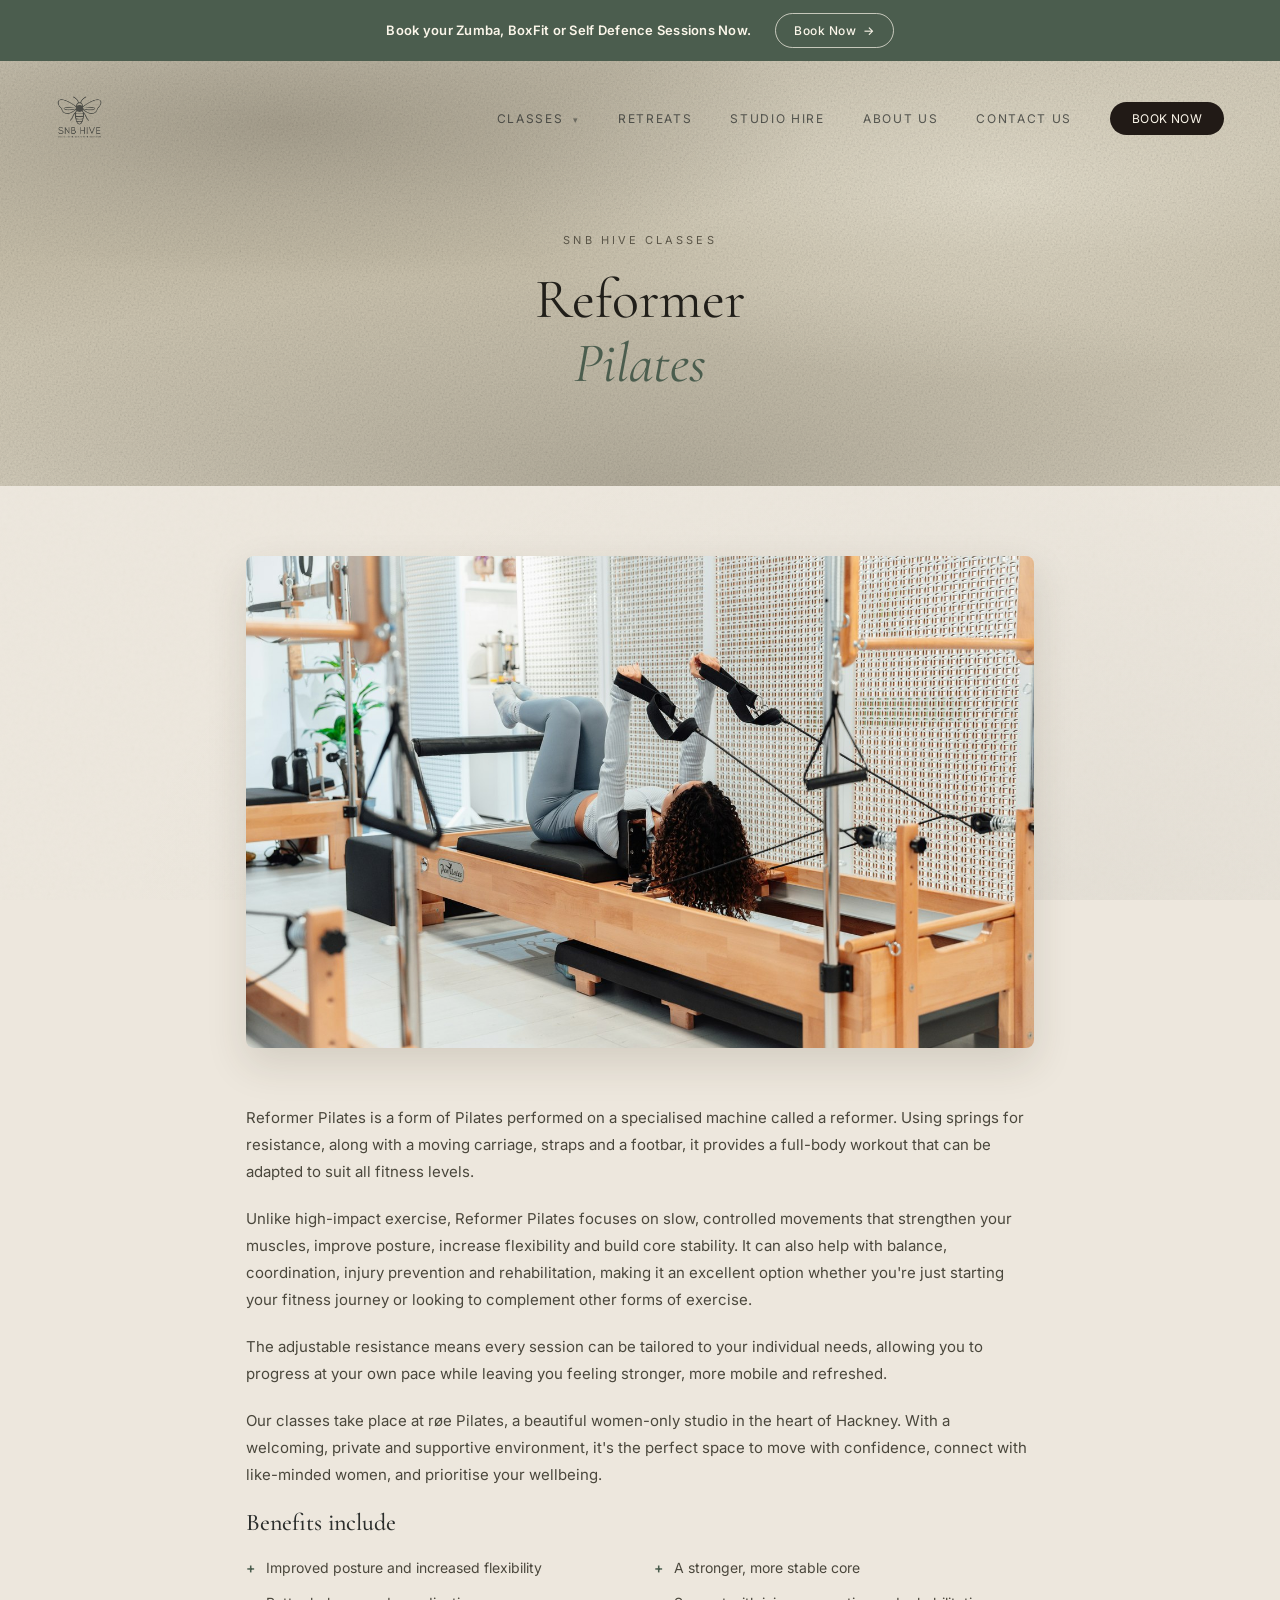
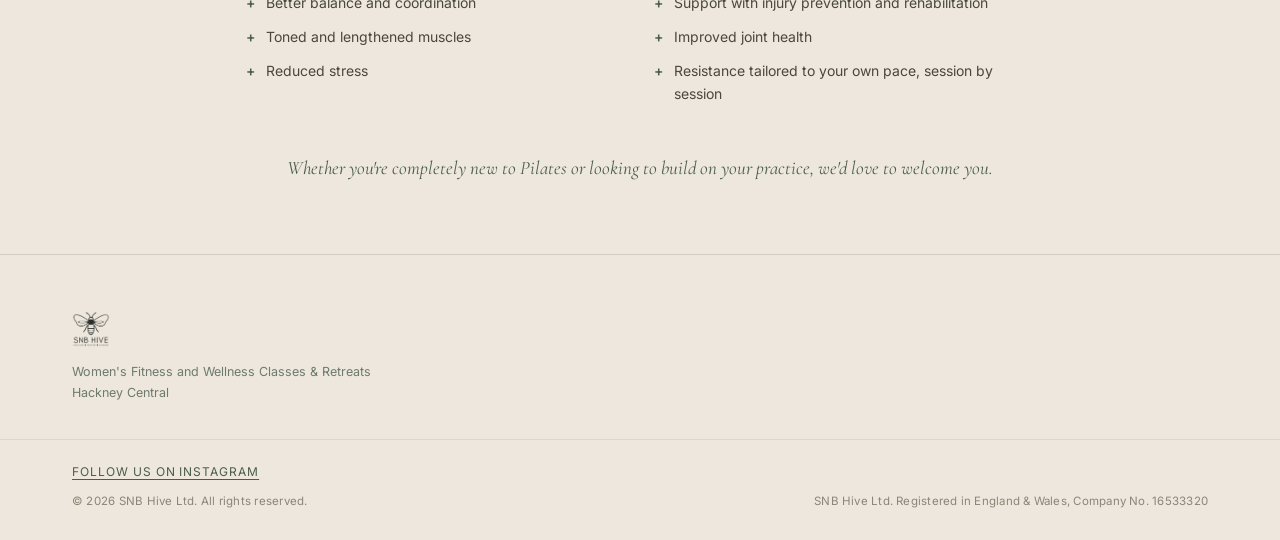
<file: page-class-pilates.html>
<!DOCTYPE html>
<html lang="en">
<head>
<meta charset="UTF-8" />
<meta name="viewport" content="width=device-width, initial-scale=1.0" />
<title>SNB Hive — Reformer Pilates</title>
<meta property="og:title" content="SNB Hive — Reformer Pilates" />
<meta property="og:description" content="Reformer Pilates classes at røe Pilates, Hackney — strength, flexibility, and core stability." />
<meta property="og:image" content="https://snbhive.com/class-pilates.jpg" />
<meta property="og:type" content="website" />
<meta property="og:url" content="https://snbhive.com/page-class-pilates.html" />
<meta name="twitter:card" content="summary_large_image" />
<meta name="description" content="Reformer Pilates classes at røe Pilates, Hackney — strength, flexibility, and core stability." />
<link rel="preconnect" href="https://fonts.googleapis.com">
<link href="https://fonts.googleapis.com/css2?family=Cormorant+Garamond:ital,wght@0,400;0,500;1,400;1,500&family=Inter:wght@400;500&display=swap" rel="stylesheet">
<style>
  * { margin:0; padding:0; box-sizing:border-box; }

  body {
    font-family:'Inter',sans-serif; color:#2B2E2C;
    background-color:#EDE7DD;
    background-image:
      radial-gradient(ellipse 120% 80% at 30% 0%, rgba(255,252,244,0.4), transparent 60%),
      radial-gradient(ellipse 120% 90% at 80% 100%, rgba(60,64,58,0.05), transparent 60%),
      url("data:image/svg+xml,%3Csvg xmlns='http://www.w3.org/2000/svg' viewBox='0 0 240 240'%3E%3Cfilter id='n'%3E%3CfeTurbulence type='fractalNoise' baseFrequency='0.85' numOctaves='2' stitchTiles='stitch'/%3E%3CfeColorMatrix type='saturate' values='0'/%3E%3C/filter%3E%3Crect width='100%25' height='100%25' filter='url(%23n)' opacity='0.045'/%3E%3C/svg%3E");
    background-attachment:fixed;
  }
  .serif { font-family:'Cormorant Garamond',serif; }

  .page-header {
    position:relative; overflow:hidden;
    background-color:#CDC6B2;
    background-image:
      radial-gradient(ellipse 70% 60% at 22% 15%, rgba(139,132,116,0.55), transparent 60%),
      radial-gradient(ellipse 60% 70% at 78% 30%, rgba(242,237,221,0.6), transparent 65%),
      radial-gradient(ellipse 90% 70% at 50% 100%, rgba(120,114,98,0.4), transparent 70%),
      radial-gradient(ellipse 100% 60% at 50% 0%, rgba(168,160,141,0.3), transparent 60%),
      linear-gradient(180deg, #D3CCB9 0%, #C7BFAA 45%, #DAD3C1 100%);
  }
  .page-header::before {
    content:''; position:absolute; inset:0; opacity:0.34; mix-blend-mode:multiply;
    background-image:url("data:image/svg+xml,%3Csvg xmlns='http://www.w3.org/2000/svg' viewBox='0 0 300 300'%3E%3Cfilter id='n'%3E%3CfeTurbulence type='fractalNoise' baseFrequency='0.75' numOctaves='3' stitchTiles='stitch'/%3E%3CfeColorMatrix type='saturate' values='0'/%3E%3C/filter%3E%3Crect width='100%25' height='100%25' filter='url(%23n)'/%3E%3C/svg%3E");
  }

  .hero-nav { position:relative; z-index:30; display:flex; align-items:center; justify-content:space-between; padding:34px 56px; }
  .hero-nav .mark { display:flex; align-items:center; text-decoration:none; }
  .hero-nav .mark img { height:44px; width:auto; display:block; }
  .hero-nav ul { display:flex; gap:38px; list-style:none; }
  .hero-nav a { color:#2B2E2C; text-decoration:none; font-size:12px; letter-spacing:0.14em; text-transform:uppercase; opacity:0.75; }
  .hero-nav a.active { opacity:1; border-bottom:1px solid #4B5D4E; padding-bottom:3px; }

  .nav-dropdown { position:relative; }
  .nav-dropdown > a { cursor:pointer; }
  .nav-dropdown .caret { font-size:9px; margin-left:5px; opacity:0.7; }
  .dropdown-menu { position:absolute; top:100%; left:50%; transform:translateX(-50%); margin-top:14px;
    background:#fff; border-radius:10px; box-shadow:0 14px 34px rgba(60,50,30,0.16);
    min-width:200px; padding:8px; opacity:0; visibility:hidden; transform:translateX(-50%) translateY(-6px);
    transition:opacity 0.2s ease, transform 0.2s ease, visibility 0.2s; z-index:20; }
  .nav-dropdown:hover .dropdown-menu { opacity:1; visibility:visible; transform:translateX(-50%) translateY(0); }
  .dropdown-menu a { display:block; padding:9px 14px; font-size:12px; letter-spacing:0.08em; text-transform:uppercase;
    color:#2B2E2C; opacity:1; border-radius:6px; }
  .dropdown-menu a:hover { background:#F3EFE4; color:#4B5D4E; }
  .dropdown-menu a.active { color:#4B5D4E; opacity:1; border-bottom:none; }

  .page-title { position:relative; z-index:3; padding:60px 56px 90px; text-align:center; }
  .page-title .eyebrow { font-size:11px; letter-spacing:0.28em; text-transform:uppercase; color:#5A5548; margin-bottom:20px; }
  .page-title h1 { font-family:'Cormorant Garamond',serif; font-weight:400; font-size:56px; line-height:1.15; color:#211F1A; }
  .page-title h1 i { font-style:italic; color:#4B5D4E; }

  .content-wrap { max-width:900px; margin:70px auto; padding:0 56px; }
  .content-photo { position:relative; border-radius:8px; overflow:hidden; box-shadow:0 16px 40px rgba(60,50,30,0.14);
    margin-bottom:56px; aspect-ratio:16/10; }
  .content-photo img { width:100%; height:100%; object-fit:cover; display:block; }
  .content-photo::after {
    content:''; position:absolute; inset:0; opacity:0.12; mix-blend-mode:overlay; pointer-events:none;
    background-image:url("data:image/svg+xml,%3Csvg xmlns='http://www.w3.org/2000/svg' viewBox='0 0 300 300'%3E%3Cfilter id='n'%3E%3CfeTurbulence type='fractalNoise' baseFrequency='0.014' numOctaves='4' stitchTiles='stitch'/%3E%3CfeColorMatrix type='saturate' values='0'/%3E%3C/filter%3E%3Crect width='100%25' height='100%25' filter='url(%23n)'/%3E%3C/svg%3E");
  }

  .content-body p { font-size:15px; line-height:1.8; color:#4A473C; margin-bottom:20px; }
  .content-body .note { font-size:14px; line-height:1.75; color:#5A5744; background:#F3EFE4; border-left:3px solid #4B5D4E;
    padding:16px 20px; border-radius:4px; margin:28px 0; }

  .benefits { margin-top:20px; }
  .benefits h2 { font-family:'Cormorant Garamond',serif; font-weight:500; font-size:24px; margin-bottom:20px; }
  .benefits ul { list-style:none; display:grid; grid-template-columns:1fr 1fr; gap:12px 28px; }
  .benefits li { font-size:14px; color:#4A473C; padding-left:20px; position:relative; line-height:1.6; }
  .benefits li::before { content:'+'; position:absolute; left:0; color:#4B5D4E; font-weight:600; }

  .closing { font-family:'Cormorant Garamond',serif; font-style:italic; font-size:19px; color:#4B5D4E;
    text-align:center; margin-top:48px; line-height:1.6; }

  .site-footer { border-top:1px solid rgba(43,46,44,0.14); }
  .footer-main { padding:56px 72px 36px; display:flex; justify-content:space-between;
    align-items:flex-start; gap:40px; flex-wrap:wrap; }
  .footer-brand img { height:36px; width:auto; display:block; margin-bottom:14px; }
  .footer-brand p { font-size:12.5px; color:#6E7A6F; line-height:1.7; }
  .footer-social a { font-size:12px; letter-spacing:0.08em; text-transform:uppercase; color:#4B5D4E;
    text-decoration:underline; text-underline-offset:3px; }
  .footer-bottom { padding:20px 72px 32px; border-top:1px solid rgba(43,46,44,0.08); }
  .footer-bottom .footer-social { margin-bottom:14px; text-align:left; }
  .footer-legal { display:flex; justify-content:space-between; flex-wrap:wrap; gap:8px; }
  .footer-legal p { font-size:11.5px; color:#8A8677; letter-spacing:0.02em; }

  @media (max-width: 700px) {
    .footer-main, .footer-bottom { padding-left:24px; padding-right:24px; }
  }

  @media (max-width: 700px) {
    .page-title h1 { font-size:38px; }
    .benefits ul { grid-template-columns:1fr; }
  }
  .nav-cta { background:#211A16 !important; color:#FBF6EA !important; padding:9px 22px;
    border-radius:100px; opacity:1 !important; letter-spacing:0.03em !important; }
  /* ── Mobile nav ── */
  .mobile-toggle { display:none; background:none; border:none; cursor:pointer; padding:6px; z-index:30; position:relative; }
  .mobile-toggle span { display:block; width:22px; height:2px; background:#2B2E2C; margin:5px 0;
    transition:transform 0.25s ease, opacity 0.25s ease; }
  .mobile-toggle.open span:nth-child(1) { transform:translateY(7px) rotate(45deg); }
  .mobile-toggle.open span:nth-child(2) { opacity:0; }
  .mobile-toggle.open span:nth-child(3) { transform:translateY(-7px) rotate(-45deg); }

  .nav-overlay { position:fixed; inset:0; background:rgba(20,18,14,0.4); z-index:15;
    opacity:0; visibility:hidden; transition:opacity 0.25s ease, visibility 0.25s ease; }
  .nav-overlay.show { opacity:1; visibility:visible; }

  @media (max-width: 880px) {
    .mobile-toggle { display:block; }
    .hero-nav ul {
      position:fixed; top:0; right:0; height:100vh; width:80%; max-width:320px;
      background:#FBF6EA; flex-direction:column; align-items:flex-start; justify-content:flex-start;
      padding:100px 32px 40px; gap:6px; box-shadow:-10px 0 34px rgba(0,0,0,0.16);
      transform:translateX(100%); transition:transform 0.3s ease; z-index:20; overflow-y:auto;
    }
    .hero-nav ul.open { transform:translateX(0); }
    .hero-nav ul li { width:100%; }
    .hero-nav ul a { display:block; padding:12px 0; font-size:13px; opacity:0.85; }
    .hero-nav .nav-cta { display:inline-flex !important; align-items:center; justify-content:center;
      padding:13px 28px !important; margin-top:14px; font-size:13px !important; width:auto; }
    .nav-dropdown .dropdown-menu {
      position:static !important; left:auto !important; top:auto !important; transform:none !important;
      box-shadow:none !important; background:transparent !important; border-radius:0 !important;
      width:100% !important; min-width:0 !important; margin:0 !important; padding:0 !important;
      opacity:1 !important; visibility:visible !important;
      max-height:0; overflow:hidden; transition:max-height 0.25s ease;
    }
    .nav-dropdown.mobile-open .dropdown-menu {
      max-height:300px !important; padding:4px 0 6px 14px !important; margin-top:2px !important;
    }
    .nav-dropdown .caret { transition:transform 0.2s ease; }
    .nav-dropdown.mobile-open .caret { transform:rotate(180deg); }
  }


  /* ── Site-wide session booking announcement ── */
  .taster-banner {
    position:relative; z-index:40; display:flex; align-items:center; justify-content:center;
    gap:24px; padding:13px 24px; background:#4B5D4E; color:#FBF6EA; text-align:center;
  }
  .taster-banner p { margin:0; font-size:13px; line-height:1.5; letter-spacing:0.02em; }
  .taster-banner strong { font-weight:600; }
  .taster-banner a {
    flex-shrink:0; display:inline-flex; align-items:center; gap:7px; padding:9px 18px;
    border:1px solid rgba(251,246,234,0.7); border-radius:100px; color:#FBF6EA;
    font-size:12px; font-weight:500; letter-spacing:0.04em; text-decoration:none;
    transition:background 0.2s ease, color 0.2s ease;
  }
  .taster-banner a:hover, .taster-banner a:focus-visible { background:#FBF6EA; color:#344339; }
  @media (max-width: 600px) {
    .taster-banner { flex-direction:column; gap:9px; padding:12px 18px; }
    .taster-banner a { padding:7px 16px; }
  }
</style>
</head>
<body>

<aside class="taster-banner" aria-label="Book SNB Hive sessions">
  <p><strong>Book your Zumba, BoxFit or Self Defence Sessions Now.</strong></p>
  <a href="https://app.snbhive.com">Book Now <span aria-hidden="true">&rarr;</span></a>
</aside>


<header class="page-header">
  <nav class="hero-nav">
    <a class="mark" href="index.html"><img src="logo-nav.png" alt="SNB Hive"/></a>
    <ul>
      <li class="nav-dropdown">
        <a>Classes <span class="caret">&#9662;</span></a>
        <div class="dropdown-menu">
          <a href="page-class-boxing.html">BoxFit</a>
          <a href="page-class-pilates.html" class="active">Reformer Pilates</a>
          <a href="page-class-somatic.html">Somatic</a>
          <a href="page-class-self-defence.html">Self Defence</a>
          <a href="page-class-strength.html">Strength &amp; Conditioning</a>
          <a href="page-class-zumba.html">Zumba</a>
        </div>
      </li>
      <li><a href="page-retreats.html">Retreats</a></li>
      <li><a href="page-studio-hire.html">Studio hire</a></li>
      <li><a href="page-about.html">About us</a></li>
      <li><a href="page-contact.html">Contact us</a></li>
      <li><a href="https://app.snbhive.com" class="nav-cta">Book Now</a></li>
    </ul>
    <div class="nav-overlay" id="navOverlay"></div>
    <button class="mobile-toggle" id="mobileToggle" aria-label="Menu"><span></span><span></span><span></span></button>
  </nav>


  <div class="page-title">
    <div class="eyebrow">SNB Hive Classes</div>
    <h1>Reformer<br/><i>Pilates</i></h1>
  </div>
</header>

<div class="content-wrap">
  <div class="content-photo">
    <img src="class-pilates.jpg" alt="Reformer Pilates"/>
  </div>

  <div class="content-body">
    <p>Reformer Pilates is a form of Pilates performed on a specialised machine called a reformer.
    Using springs for resistance, along with a moving carriage, straps and a footbar, it provides a
    full-body workout that can be adapted to suit all fitness levels.</p>
    <p>Unlike high-impact exercise, Reformer Pilates focuses on slow, controlled movements that
    strengthen your muscles, improve posture, increase flexibility and build core stability. It can
    also help with balance, coordination, injury prevention and rehabilitation, making it an excellent
    option whether you're just starting your fitness journey or looking to complement other forms of
    exercise.</p>
    <p>The adjustable resistance means every session can be tailored to your individual needs, allowing
    you to progress at your own pace while leaving you feeling stronger, more mobile and refreshed.</p>
    <p>Our classes take place at røe Pilates, a beautiful women-only studio in the heart of Hackney.
    With a welcoming, private and supportive environment, it's the perfect space to move with
    confidence, connect with like-minded women, and prioritise your wellbeing.</p>
  </div>

  <div class="benefits">
    <h2>Benefits include</h2>
    <ul>
      <li>Improved posture and increased flexibility</li>
      <li>A stronger, more stable core</li>
      <li>Better balance and coordination</li>
      <li>Support with injury prevention and rehabilitation</li>
      <li>Toned and lengthened muscles</li>
      <li>Improved joint health</li>
      <li>Reduced stress</li>
      <li>Resistance tailored to your own pace, session by session</li>
    </ul>
  </div>

  <p class="closing">Whether you're completely new to Pilates or looking to build on your practice, we'd love to welcome you.</p>
</div>

<footer class="site-footer">
  <div class="footer-main">
    <div class="footer-brand">
      <img src="logo-nav.png" alt="SNB Hive"/>
      <p>Women's Fitness and Wellness Classes &amp; Retreats<br/>Hackney Central</p>
    </div>
  </div>
  <div class="footer-bottom">
    <div class="footer-social">
      <a href="https://www.instagram.com/snbhive?igsh=ODBrM2l6dDdyZnp0&utm_source=qr" target="_blank" rel="noopener">Follow us on Instagram</a>
    </div>
    <div class="footer-legal">
      <p>&copy; 2026 SNB Hive Ltd. All rights reserved.</p>
      <p>SNB Hive Ltd. Registered in England &amp; Wales, Company No. 16533320</p>
    </div>
  </div>
</footer>

<script>
  (function() {
    var toggle = document.getElementById('mobileToggle');
    var menu = document.querySelector('.hero-nav ul');
    var overlay = document.getElementById('navOverlay');
    if (!toggle || !menu) return;

    function closeMenu() {
      toggle.classList.remove('open');
      menu.classList.remove('open');
      if (overlay) overlay.classList.remove('show');
    }
    function openMenu() {
      toggle.classList.add('open');
      menu.classList.add('open');
      if (overlay) overlay.classList.add('show');
    }
    toggle.addEventListener('click', function() {
      menu.classList.contains('open') ? closeMenu() : openMenu();
    });
    if (overlay) overlay.addEventListener('click', closeMenu);

    var dropdownLink = document.querySelector('.nav-dropdown > a');
    var dropdownParent = document.querySelector('.nav-dropdown');
    if (dropdownLink && dropdownParent) {
      dropdownLink.addEventListener('click', function(e) {
        if (window.innerWidth <= 880) {
          e.preventDefault();
          dropdownParent.classList.toggle('mobile-open');
        }
      });
    }
  })();
</script>
</body>
</html>
</file>
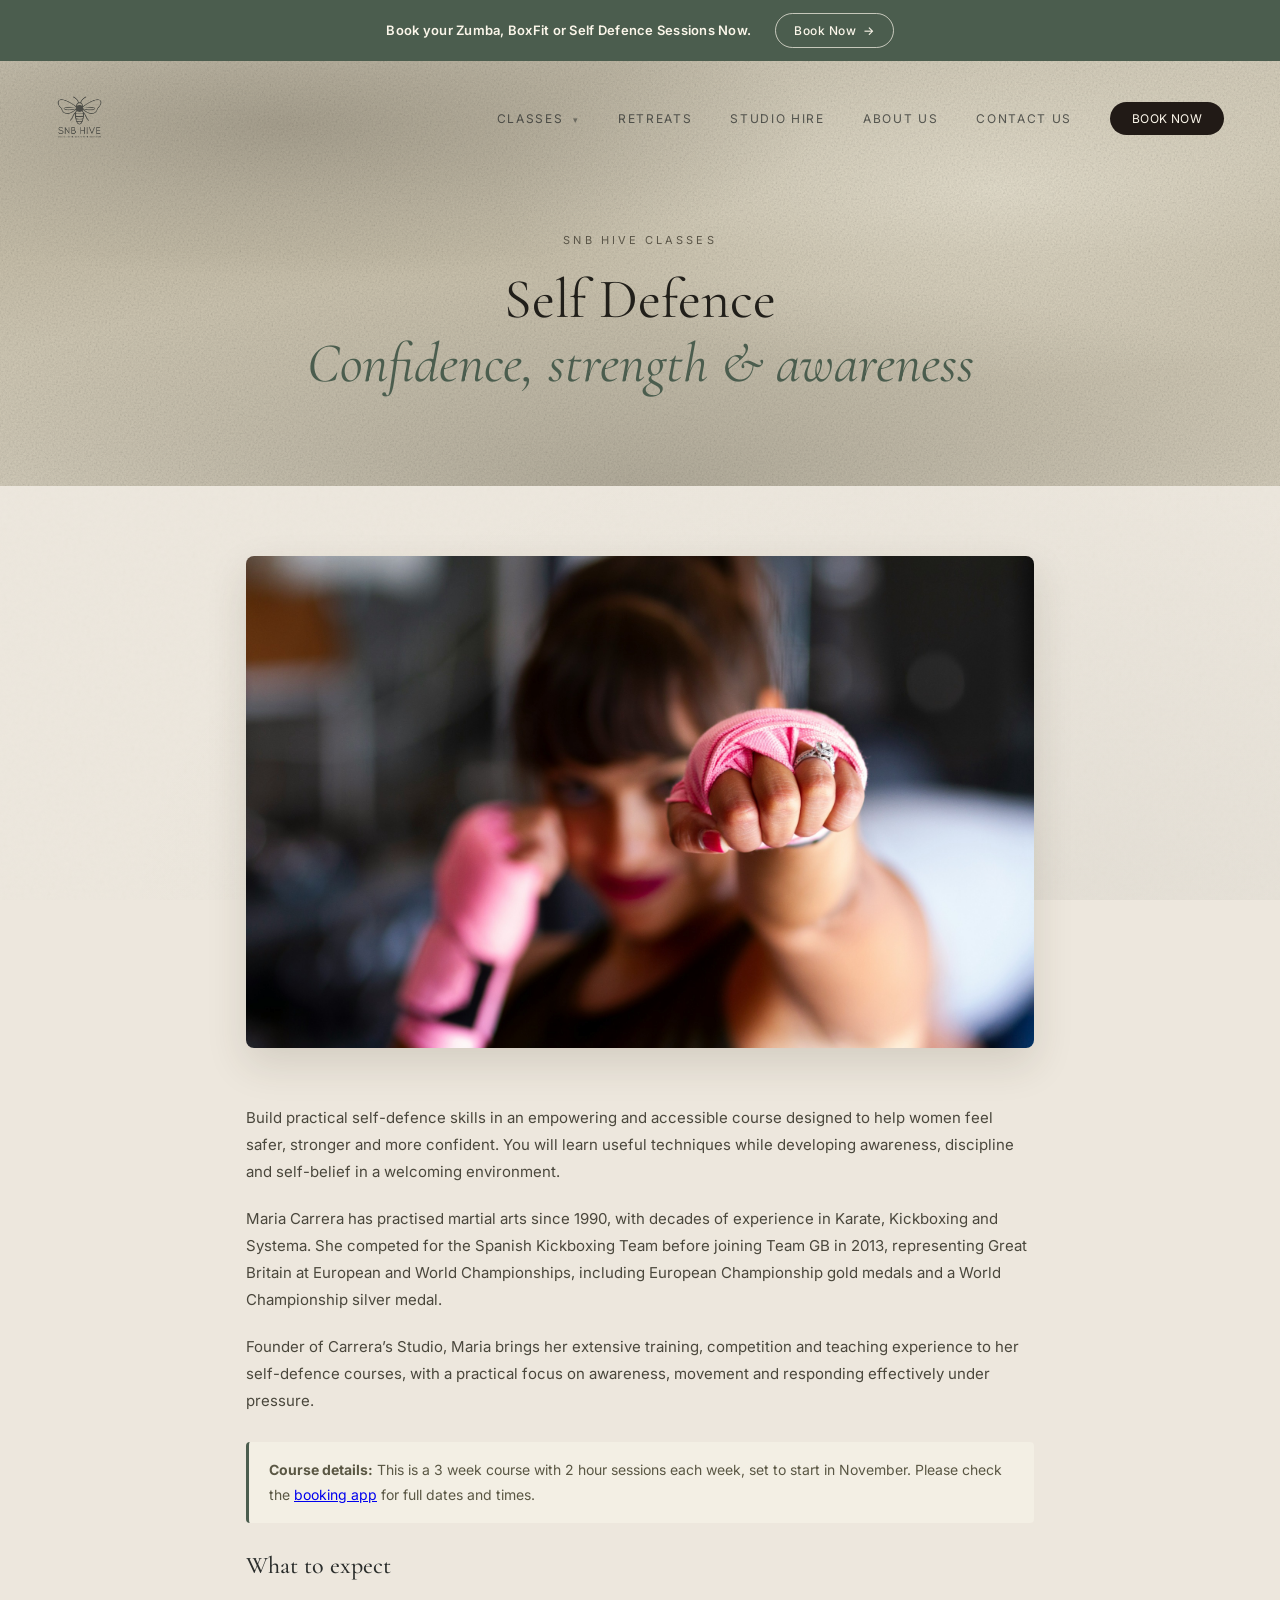
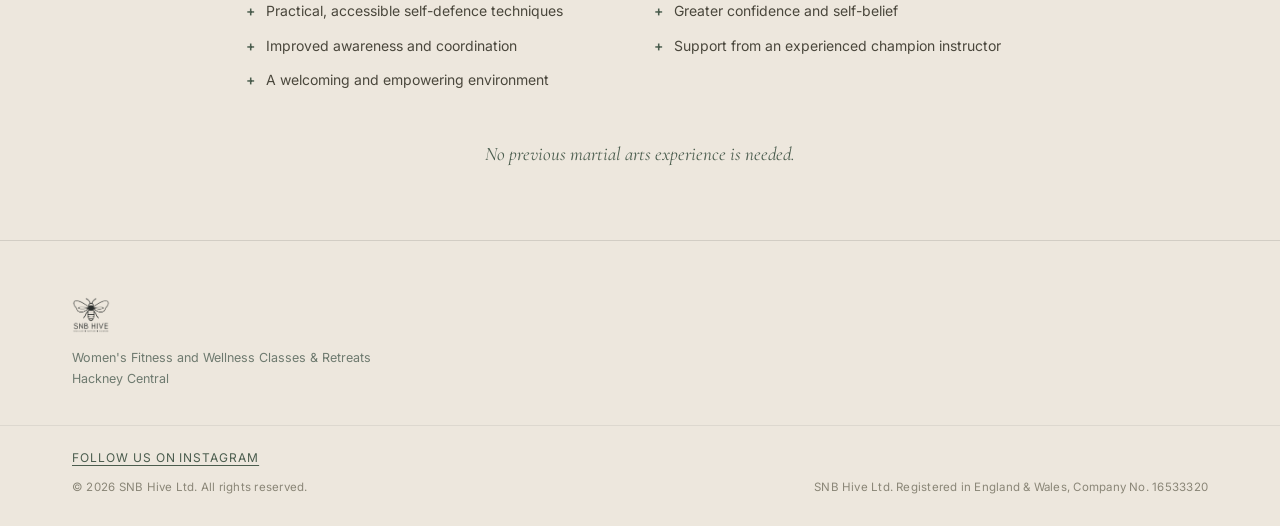
<file: page-class-self-defence.html>
<!DOCTYPE html>
<html lang="en">
<head>
<meta charset="UTF-8" />
<meta name="viewport" content="width=device-width, initial-scale=1.0" />
<title>SNB Hive — Self Defence</title>
<meta property="og:title" content="SNB Hive — Self Defence" />
<meta property="og:description" content="A 3 week women’s self-defence course with 2 hour sessions each week, led by Maria Carrera and set to start in November." />
<meta property="og:type" content="website" />
<meta property="og:url" content="https://snbhive.com/page-class-self-defence.html" />
<meta name="twitter:card" content="summary_large_image" />
<meta name="description" content="A 3 week women’s self-defence course with 2 hour sessions each week, led by Maria Carrera and set to start in November." />
<link rel="stylesheet" href="self-defence-image.css">
<link rel="preconnect" href="https://fonts.googleapis.com">
<link href="https://fonts.googleapis.com/css2?family=Cormorant+Garamond:ital,wght@0,400;0,500;1,400;1,500&family=Inter:wght@400;500&display=swap" rel="stylesheet">
<style>
  * { margin:0; padding:0; box-sizing:border-box; }

  body {
    font-family:'Inter',sans-serif; color:#2B2E2C;
    background-color:#EDE7DD;
    background-image:
      radial-gradient(ellipse 120% 80% at 30% 0%, rgba(255,252,244,0.4), transparent 60%),
      radial-gradient(ellipse 120% 90% at 80% 100%, rgba(60,64,58,0.05), transparent 60%),
      url("data:image/svg+xml,%3Csvg xmlns='http://www.w3.org/2000/svg' viewBox='0 0 240 240'%3E%3Cfilter id='n'%3E%3CfeTurbulence type='fractalNoise' baseFrequency='0.85' numOctaves='2' stitchTiles='stitch'/%3E%3CfeColorMatrix type='saturate' values='0'/%3E%3C/filter%3E%3Crect width='100%25' height='100%25' filter='url(%23n)' opacity='0.045'/%3E%3C/svg%3E");
    background-attachment:fixed;
  }
  .serif { font-family:'Cormorant Garamond',serif; }

  .page-header {
    position:relative; overflow:hidden;
    background-color:#CDC6B2;
    background-image:
      radial-gradient(ellipse 70% 60% at 22% 15%, rgba(139,132,116,0.55), transparent 60%),
      radial-gradient(ellipse 60% 70% at 78% 30%, rgba(242,237,221,0.6), transparent 65%),
      radial-gradient(ellipse 90% 70% at 50% 100%, rgba(120,114,98,0.4), transparent 70%),
      radial-gradient(ellipse 100% 60% at 50% 0%, rgba(168,160,141,0.3), transparent 60%),
      linear-gradient(180deg, #D3CCB9 0%, #C7BFAA 45%, #DAD3C1 100%);
  }
  .page-header::before {
    content:''; position:absolute; inset:0; opacity:0.34; mix-blend-mode:multiply;
    background-image:url("data:image/svg+xml,%3Csvg xmlns='http://www.w3.org/2000/svg' viewBox='0 0 300 300'%3E%3Cfilter id='n'%3E%3CfeTurbulence type='fractalNoise' baseFrequency='0.75' numOctaves='3' stitchTiles='stitch'/%3E%3CfeColorMatrix type='saturate' values='0'/%3E%3C/filter%3E%3Crect width='100%25' height='100%25' filter='url(%23n)'/%3E%3C/svg%3E");
  }

  .hero-nav { position:relative; z-index:30; display:flex; align-items:center; justify-content:space-between; padding:34px 56px; }
  .hero-nav .mark { display:flex; align-items:center; text-decoration:none; }
  .hero-nav .mark img { height:44px; width:auto; display:block; }
  .hero-nav ul { display:flex; gap:38px; list-style:none; }
  .hero-nav a { color:#2B2E2C; text-decoration:none; font-size:12px; letter-spacing:0.14em; text-transform:uppercase; opacity:0.75; }
  .hero-nav a.active { opacity:1; border-bottom:1px solid #4B5D4E; padding-bottom:3px; }

  .nav-dropdown { position:relative; }
  .nav-dropdown > a { cursor:pointer; }
  .nav-dropdown .caret { font-size:9px; margin-left:5px; opacity:0.7; }
  .dropdown-menu { position:absolute; top:100%; left:50%; transform:translateX(-50%); margin-top:14px;
    background:#fff; border-radius:10px; box-shadow:0 14px 34px rgba(60,50,30,0.16);
    min-width:200px; padding:8px; opacity:0; visibility:hidden; transform:translateX(-50%) translateY(-6px);
    transition:opacity 0.2s ease, transform 0.2s ease, visibility 0.2s; z-index:20; }
  .nav-dropdown:hover .dropdown-menu { opacity:1; visibility:visible; transform:translateX(-50%) translateY(0); }
  .dropdown-menu a { display:block; padding:9px 14px; font-size:12px; letter-spacing:0.08em; text-transform:uppercase;
    color:#2B2E2C; opacity:1; border-radius:6px; }
  .dropdown-menu a:hover { background:#F3EFE4; color:#4B5D4E; }
  .dropdown-menu a.active { color:#4B5D4E; opacity:1; border-bottom:none; }

  .page-title { position:relative; z-index:3; padding:60px 56px 90px; text-align:center; }
  .page-title .eyebrow { font-size:11px; letter-spacing:0.28em; text-transform:uppercase; color:#5A5548; margin-bottom:20px; }
  .page-title h1 { font-family:'Cormorant Garamond',serif; font-weight:400; font-size:56px; line-height:1.15; color:#211F1A; }
  .page-title h1 i { font-style:italic; color:#4B5D4E; }

  .content-wrap { max-width:900px; margin:70px auto; padding:0 56px; }
  .content-photo { position:relative; border-radius:8px; overflow:hidden; box-shadow:0 16px 40px rgba(60,50,30,0.14);
    margin-bottom:56px; aspect-ratio:16/10; }
  .content-photo img, .content-photo .self-defence-image { width:100%; height:100%; object-fit:cover; display:block; }
  .content-photo::after {
    content:''; position:absolute; inset:0; opacity:0.12; mix-blend-mode:overlay; pointer-events:none;
    background-image:url("data:image/svg+xml,%3Csvg xmlns='http://www.w3.org/2000/svg' viewBox='0 0 300 300'%3E%3Cfilter id='n'%3E%3CfeTurbulence type='fractalNoise' baseFrequency='0.014' numOctaves='4' stitchTiles='stitch'/%3E%3CfeColorMatrix type='saturate' values='0'/%3E%3C/filter%3E%3Crect width='100%25' height='100%25' filter='url(%23n)'/%3E%3C/svg%3E");
  }

  .content-body p { font-size:15px; line-height:1.8; color:#4A473C; margin-bottom:20px; }
  .content-body .note { font-size:14px; line-height:1.75; color:#5A5744; background:#F3EFE4; border-left:3px solid #4B5D4E;
    padding:16px 20px; border-radius:4px; margin:28px 0; }

  .benefits { margin-top:20px; }
  .benefits h2 { font-family:'Cormorant Garamond',serif; font-weight:500; font-size:24px; margin-bottom:20px; }
  .benefits ul { list-style:none; display:grid; grid-template-columns:1fr 1fr; gap:12px 28px; }
  .benefits li { font-size:14px; color:#4A473C; padding-left:20px; position:relative; line-height:1.6; }
  .benefits li::before { content:'+'; position:absolute; left:0; color:#4B5D4E; font-weight:600; }

  .closing { font-family:'Cormorant Garamond',serif; font-style:italic; font-size:19px; color:#4B5D4E;
    text-align:center; margin-top:48px; line-height:1.6; }

  .site-footer { border-top:1px solid rgba(43,46,44,0.14); }
  .footer-main { padding:56px 72px 36px; display:flex; justify-content:space-between;
    align-items:flex-start; gap:40px; flex-wrap:wrap; }
  .footer-brand img { height:36px; width:auto; display:block; margin-bottom:14px; }
  .footer-brand p { font-size:12.5px; color:#6E7A6F; line-height:1.7; }
  .footer-social a { font-size:12px; letter-spacing:0.08em; text-transform:uppercase; color:#4B5D4E;
    text-decoration:underline; text-underline-offset:3px; }
  .footer-bottom { padding:20px 72px 32px; border-top:1px solid rgba(43,46,44,0.08); }
  .footer-bottom .footer-social { margin-bottom:14px; text-align:left; }
  .footer-legal { display:flex; justify-content:space-between; flex-wrap:wrap; gap:8px; }
  .footer-legal p { font-size:11.5px; color:#8A8677; letter-spacing:0.02em; }

  @media (max-width: 700px) {
    .footer-main, .footer-bottom { padding-left:24px; padding-right:24px; }
  }

  @media (max-width: 700px) {
    .page-title h1 { font-size:38px; }
    .benefits ul { grid-template-columns:1fr; }
  }
  .nav-cta { background:#211A16 !important; color:#FBF6EA !important; padding:9px 22px;
    border-radius:100px; opacity:1 !important; letter-spacing:0.03em !important; }
  /* ── Mobile nav ── */
  .mobile-toggle { display:none; background:none; border:none; cursor:pointer; padding:6px; z-index:30; position:relative; }
  .mobile-toggle span { display:block; width:22px; height:2px; background:#2B2E2C; margin:5px 0;
    transition:transform 0.25s ease, opacity 0.25s ease; }
  .mobile-toggle.open span:nth-child(1) { transform:translateY(7px) rotate(45deg); }
  .mobile-toggle.open span:nth-child(2) { opacity:0; }
  .mobile-toggle.open span:nth-child(3) { transform:translateY(-7px) rotate(-45deg); }

  .nav-overlay { position:fixed; inset:0; background:rgba(20,18,14,0.4); z-index:15;
    opacity:0; visibility:hidden; transition:opacity 0.25s ease, visibility 0.25s ease; }
  .nav-overlay.show { opacity:1; visibility:visible; }

  @media (max-width: 880px) {
    .mobile-toggle { display:block; }
    .hero-nav ul {
      position:fixed; top:0; right:0; height:100vh; width:80%; max-width:320px;
      background:#FBF6EA; flex-direction:column; align-items:flex-start; justify-content:flex-start;
      padding:100px 32px 40px; gap:6px; box-shadow:-10px 0 34px rgba(0,0,0,0.16);
      transform:translateX(100%); transition:transform 0.3s ease; z-index:20; overflow-y:auto;
    }
    .hero-nav ul.open { transform:translateX(0); }
    .hero-nav ul li { width:100%; }
    .hero-nav ul a { display:block; padding:12px 0; font-size:13px; opacity:0.85; }
    .hero-nav .nav-cta { display:inline-flex !important; align-items:center; justify-content:center;
      padding:13px 28px !important; margin-top:14px; font-size:13px !important; width:auto; }
    .nav-dropdown .dropdown-menu {
      position:static !important; left:auto !important; top:auto !important; transform:none !important;
      box-shadow:none !important; background:transparent !important; border-radius:0 !important;
      width:100% !important; min-width:0 !important; margin:0 !important; padding:0 !important;
      opacity:1 !important; visibility:visible !important;
      max-height:0; overflow:hidden; transition:max-height 0.25s ease;
    }
    .nav-dropdown.mobile-open .dropdown-menu {
      max-height:300px !important; padding:4px 0 6px 14px !important; margin-top:2px !important;
    }
    .nav-dropdown .caret { transition:transform 0.2s ease; }
    .nav-dropdown.mobile-open .caret { transform:rotate(180deg); }
  }


  /* ── Site-wide session booking announcement ── */
  .taster-banner {
    position:relative; z-index:40; display:flex; align-items:center; justify-content:center;
    gap:24px; padding:13px 24px; background:#4B5D4E; color:#FBF6EA; text-align:center;
  }
  .taster-banner p { margin:0; font-size:13px; line-height:1.5; letter-spacing:0.02em; }
  .taster-banner strong { font-weight:600; }
  .taster-banner a {
    flex-shrink:0; display:inline-flex; align-items:center; gap:7px; padding:9px 18px;
    border:1px solid rgba(251,246,234,0.7); border-radius:100px; color:#FBF6EA;
    font-size:12px; font-weight:500; letter-spacing:0.04em; text-decoration:none;
    transition:background 0.2s ease, color 0.2s ease;
  }
  .taster-banner a:hover, .taster-banner a:focus-visible { background:#FBF6EA; color:#344339; }
  @media (max-width: 600px) {
    .taster-banner { flex-direction:column; gap:9px; padding:12px 18px; }
    .taster-banner a { padding:7px 16px; }
  }
</style>
</head>
<body>

<aside class="taster-banner" aria-label="Book SNB Hive sessions">
  <p><strong>Book your Zumba, BoxFit or Self Defence Sessions Now.</strong></p>
  <a href="https://app.snbhive.com">Book Now <span aria-hidden="true">&rarr;</span></a>
</aside>


<header class="page-header">
  <nav class="hero-nav">
    <a class="mark" href="index.html"><img src="logo-nav.png" alt="SNB Hive"/></a>
    <ul>
      <li class="nav-dropdown">
        <a>Classes <span class="caret">&#9662;</span></a>
        <div class="dropdown-menu">
          <a href="page-class-boxing.html">BoxFit</a>
          <a href="page-class-pilates.html">Reformer Pilates</a>
          <a href="page-class-somatic.html">Somatic</a>
          <a href="page-class-self-defence.html" class="active">Self Defence</a>
          <a href="page-class-strength.html">Strength &amp; Conditioning</a>
          <a href="page-class-zumba.html">Zumba</a>
        </div>
      </li>
      <li><a href="page-retreats.html">Retreats</a></li>
      <li><a href="page-studio-hire.html">Studio hire</a></li>
      <li><a href="page-about.html">About us</a></li>
      <li><a href="page-contact.html">Contact us</a></li>
      <li><a href="https://app.snbhive.com" class="nav-cta">Book Now</a></li>
    </ul>
    <div class="nav-overlay" id="navOverlay"></div>
    <button class="mobile-toggle" id="mobileToggle" aria-label="Menu"><span></span><span></span><span></span></button>
  </nav>


  <div class="page-title">
    <div class="eyebrow">SNB Hive Classes</div>
    <h1>Self Defence<br/><i>Confidence, strength &amp; awareness</i></h1>
  </div>
</header>

<div class="content-wrap">
  <div class="content-photo">
    <div class="self-defence-image" role="img" aria-label="Woman practising self-defence with wrapped hands"></div>
  </div>

  <div class="content-body">
    <p>Build practical self-defence skills in an empowering and accessible course designed to help women feel safer, stronger and more confident. You will learn useful techniques while developing awareness, discipline and self-belief in a welcoming environment.</p>
    <p>Maria Carrera has practised martial arts since 1990, with decades of experience in Karate, Kickboxing and Systema. She competed for the Spanish Kickboxing Team before joining Team GB in 2013, representing Great Britain at European and World Championships, including European Championship gold medals and a World Championship silver medal.</p>
    <p>Founder of Carrera’s Studio, Maria brings her extensive training, competition and teaching experience to her self-defence courses, with a practical focus on awareness, movement and responding effectively under pressure.</p>
    <p class="note"><strong>Course details:</strong> This is a 3 week course with 2 hour sessions each week, set to start in November. Please check the <a href="https://app.snbhive.com">booking app</a> for full dates and times.</p>
  </div>

  <div class="benefits">
    <h2>What to expect</h2>
    <ul>
      <li>Practical, accessible self-defence techniques</li>
      <li>Greater confidence and self-belief</li>
      <li>Improved awareness and coordination</li>
      <li>Support from an experienced champion instructor</li>
      <li>A welcoming and empowering environment</li>
    </ul>
  </div>

  <p class="closing">No previous martial arts experience is needed.</p>
</div>

<footer class="site-footer">
  <div class="footer-main">
    <div class="footer-brand">
      <img src="logo-nav.png" alt="SNB Hive"/>
      <p>Women's Fitness and Wellness Classes &amp; Retreats<br/>Hackney Central</p>
    </div>
  </div>
  <div class="footer-bottom">
    <div class="footer-social">
      <a href="https://www.instagram.com/snbhive?igsh=ODBrM2l6dDdyZnp0&utm_source=qr" target="_blank" rel="noopener">Follow us on Instagram</a>
    </div>
    <div class="footer-legal">
      <p>&copy; 2026 SNB Hive Ltd. All rights reserved.</p>
      <p>SNB Hive Ltd. Registered in England &amp; Wales, Company No. 16533320</p>
    </div>
  </div>
</footer>

<script>
  (function() {
    var toggle = document.getElementById('mobileToggle');
    var menu = document.querySelector('.hero-nav ul');
    var overlay = document.getElementById('navOverlay');
    if (!toggle || !menu) return;

    function closeMenu() {
      toggle.classList.remove('open');
      menu.classList.remove('open');
      if (overlay) overlay.classList.remove('show');
    }
    function openMenu() {
      toggle.classList.add('open');
      menu.classList.add('open');
      if (overlay) overlay.classList.add('show');
    }
    toggle.addEventListener('click', function() {
      menu.classList.contains('open') ? closeMenu() : openMenu();
    });
    if (overlay) overlay.addEventListener('click', closeMenu);

    var dropdownLink = document.querySelector('.nav-dropdown > a');
    var dropdownParent = document.querySelector('.nav-dropdown');
    if (dropdownLink && dropdownParent) {
      dropdownLink.addEventListener('click', function(e) {
        if (window.innerWidth <= 880) {
          e.preventDefault();
          dropdownParent.classList.toggle('mobile-open');
        }
      });
    }
  })();
</script>
</body>
</html>
</file>
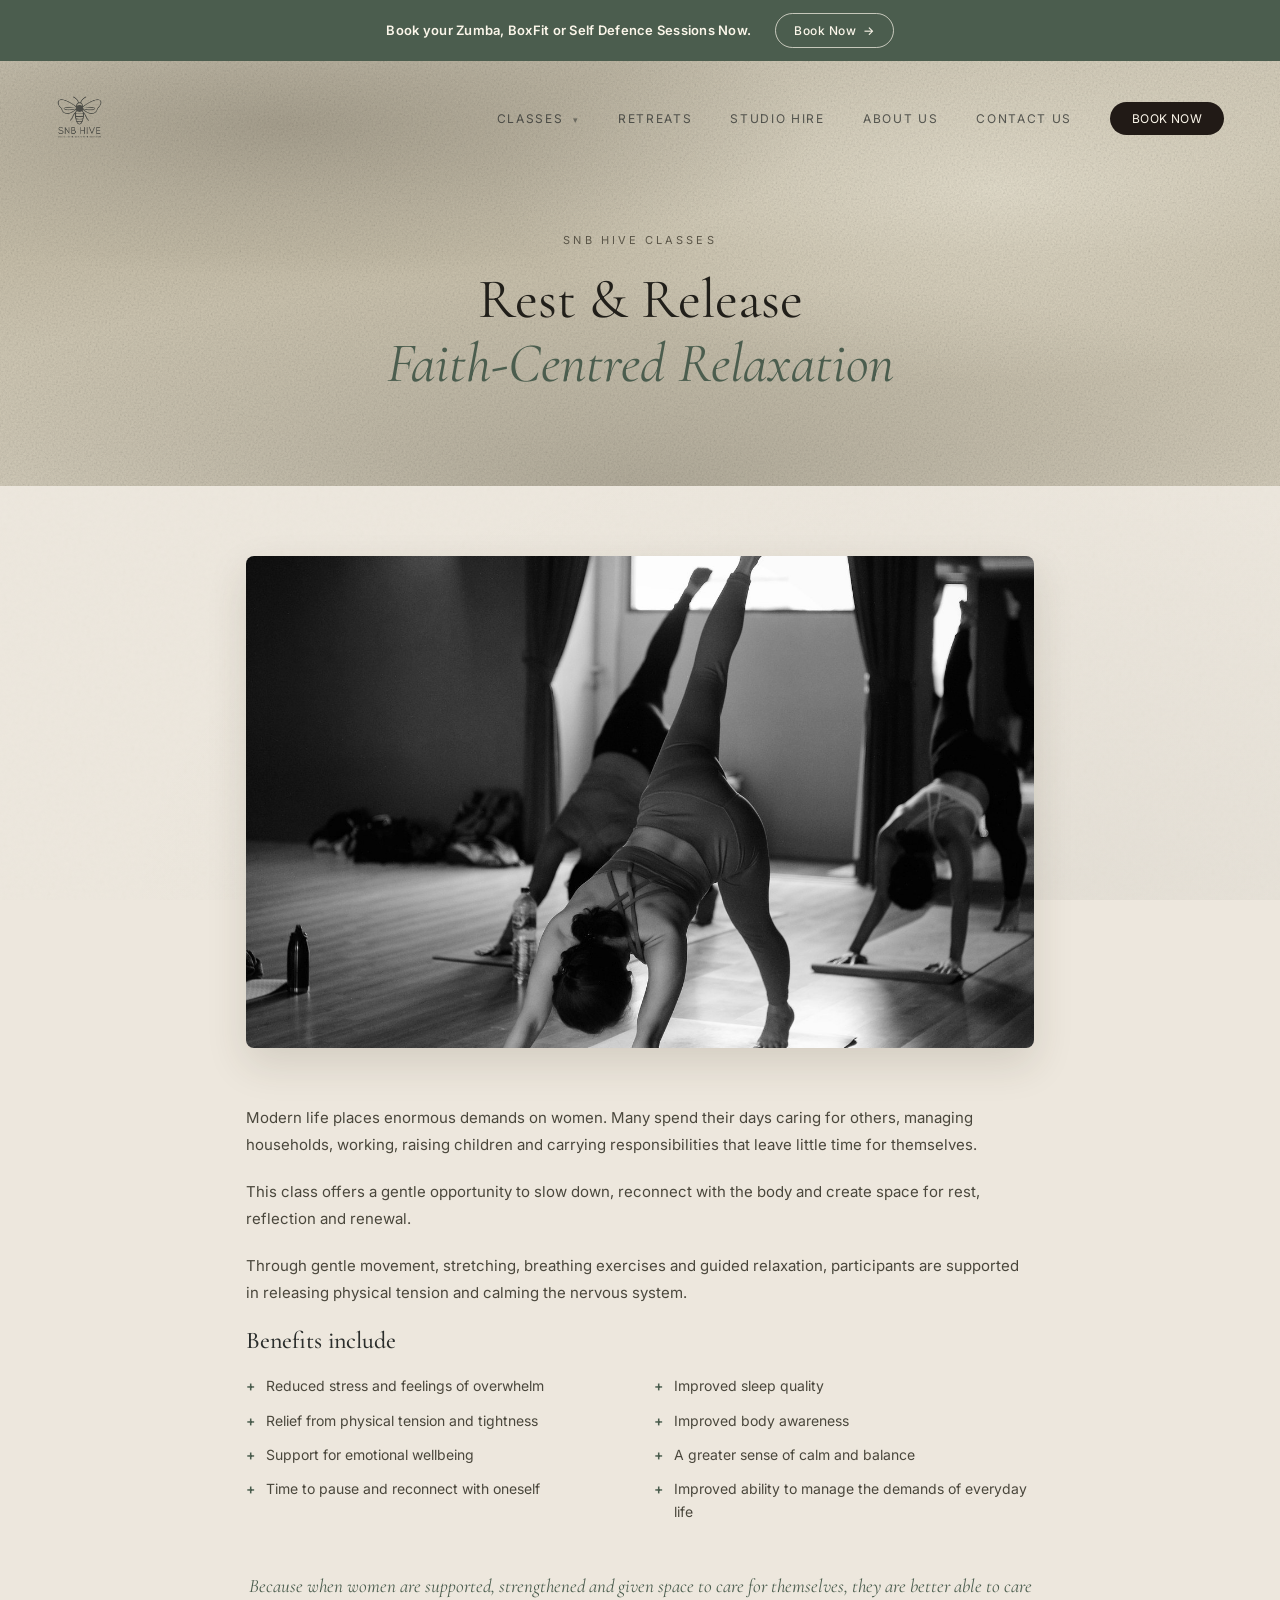
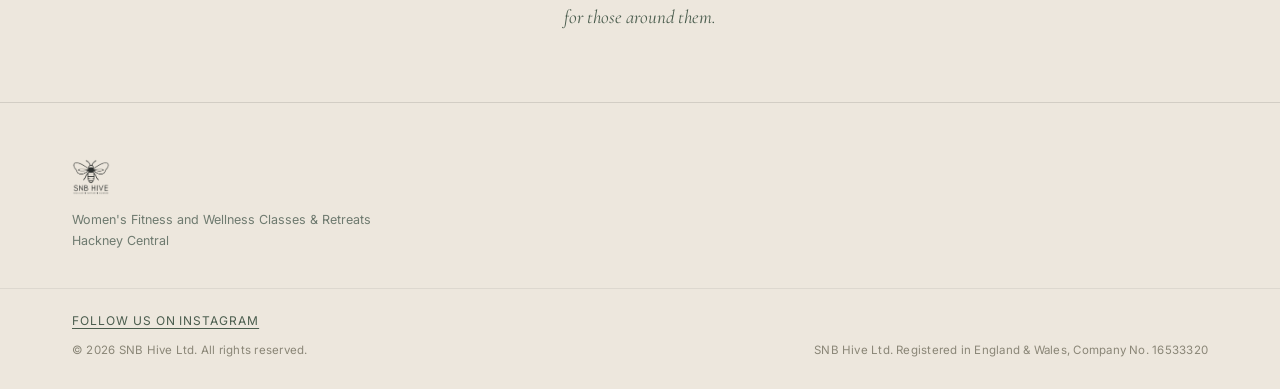
<file: page-class-somatic.html>
<!DOCTYPE html>
<html lang="en">
<head>
<meta charset="UTF-8" />
<meta name="viewport" content="width=device-width, initial-scale=1.0" />
<title>SNB Hive — Somatic</title>
<meta property="og:title" content="SNB Hive — Somatic" />
<meta property="og:description" content="Rest & Release — faith-centred relaxation and gentle movement for women." />
<meta property="og:image" content="https://snbhive.com/class-somatic.jpg" />
<meta property="og:type" content="website" />
<meta property="og:url" content="https://snbhive.com/page-class-somatic.html" />
<meta name="twitter:card" content="summary_large_image" />
<meta name="description" content="Rest & Release — faith-centred relaxation and gentle movement for women." />
<link rel="preconnect" href="https://fonts.googleapis.com">
<link href="https://fonts.googleapis.com/css2?family=Cormorant+Garamond:ital,wght@0,400;0,500;1,400;1,500&family=Inter:wght@400;500&display=swap" rel="stylesheet">
<style>
  * { margin:0; padding:0; box-sizing:border-box; }

  body {
    font-family:'Inter',sans-serif; color:#2B2E2C;
    background-color:#EDE7DD;
    background-image:
      radial-gradient(ellipse 120% 80% at 30% 0%, rgba(255,252,244,0.4), transparent 60%),
      radial-gradient(ellipse 120% 90% at 80% 100%, rgba(60,64,58,0.05), transparent 60%),
      url("data:image/svg+xml,%3Csvg xmlns='http://www.w3.org/2000/svg' viewBox='0 0 240 240'%3E%3Cfilter id='n'%3E%3CfeTurbulence type='fractalNoise' baseFrequency='0.85' numOctaves='2' stitchTiles='stitch'/%3E%3CfeColorMatrix type='saturate' values='0'/%3E%3C/filter%3E%3Crect width='100%25' height='100%25' filter='url(%23n)' opacity='0.045'/%3E%3C/svg%3E");
    background-attachment:fixed;
  }
  .serif { font-family:'Cormorant Garamond',serif; }

  .page-header {
    position:relative; overflow:hidden;
    background-color:#CDC6B2;
    background-image:
      radial-gradient(ellipse 70% 60% at 22% 15%, rgba(139,132,116,0.55), transparent 60%),
      radial-gradient(ellipse 60% 70% at 78% 30%, rgba(242,237,221,0.6), transparent 65%),
      radial-gradient(ellipse 90% 70% at 50% 100%, rgba(120,114,98,0.4), transparent 70%),
      radial-gradient(ellipse 100% 60% at 50% 0%, rgba(168,160,141,0.3), transparent 60%),
      linear-gradient(180deg, #D3CCB9 0%, #C7BFAA 45%, #DAD3C1 100%);
  }
  .page-header::before {
    content:''; position:absolute; inset:0; opacity:0.34; mix-blend-mode:multiply;
    background-image:url("data:image/svg+xml,%3Csvg xmlns='http://www.w3.org/2000/svg' viewBox='0 0 300 300'%3E%3Cfilter id='n'%3E%3CfeTurbulence type='fractalNoise' baseFrequency='0.75' numOctaves='3' stitchTiles='stitch'/%3E%3CfeColorMatrix type='saturate' values='0'/%3E%3C/filter%3E%3Crect width='100%25' height='100%25' filter='url(%23n)'/%3E%3C/svg%3E");
  }

  .hero-nav { position:relative; z-index:30; display:flex; align-items:center; justify-content:space-between; padding:34px 56px; }
  .hero-nav .mark { display:flex; align-items:center; text-decoration:none; }
  .hero-nav .mark img { height:44px; width:auto; display:block; }
  .hero-nav ul { display:flex; gap:38px; list-style:none; }
  .hero-nav a { color:#2B2E2C; text-decoration:none; font-size:12px; letter-spacing:0.14em; text-transform:uppercase; opacity:0.75; }
  .hero-nav a.active { opacity:1; border-bottom:1px solid #4B5D4E; padding-bottom:3px; }

  .nav-dropdown { position:relative; }
  .nav-dropdown > a { cursor:pointer; }
  .nav-dropdown .caret { font-size:9px; margin-left:5px; opacity:0.7; }
  .dropdown-menu { position:absolute; top:100%; left:50%; transform:translateX(-50%); margin-top:14px;
    background:#fff; border-radius:10px; box-shadow:0 14px 34px rgba(60,50,30,0.16);
    min-width:200px; padding:8px; opacity:0; visibility:hidden; transform:translateX(-50%) translateY(-6px);
    transition:opacity 0.2s ease, transform 0.2s ease, visibility 0.2s; z-index:20; }
  .nav-dropdown:hover .dropdown-menu { opacity:1; visibility:visible; transform:translateX(-50%) translateY(0); }
  .dropdown-menu a { display:block; padding:9px 14px; font-size:12px; letter-spacing:0.08em; text-transform:uppercase;
    color:#2B2E2C; opacity:1; border-radius:6px; }
  .dropdown-menu a:hover { background:#F3EFE4; color:#4B5D4E; }
  .dropdown-menu a.active { color:#4B5D4E; opacity:1; border-bottom:none; }

  .page-title { position:relative; z-index:3; padding:60px 56px 90px; text-align:center; }
  .page-title .eyebrow { font-size:11px; letter-spacing:0.28em; text-transform:uppercase; color:#5A5548; margin-bottom:20px; }
  .page-title h1 { font-family:'Cormorant Garamond',serif; font-weight:400; font-size:56px; line-height:1.15; color:#211F1A; }
  .page-title h1 i { font-style:italic; color:#4B5D4E; }

  .content-wrap { max-width:900px; margin:70px auto; padding:0 56px; }
  .content-photo { position:relative; border-radius:8px; overflow:hidden; box-shadow:0 16px 40px rgba(60,50,30,0.14);
    margin-bottom:56px; aspect-ratio:16/10; }
  .content-photo img { width:100%; height:100%; object-fit:cover; display:block; }
  .content-photo::after {
    content:''; position:absolute; inset:0; opacity:0.12; mix-blend-mode:overlay; pointer-events:none;
    background-image:url("data:image/svg+xml,%3Csvg xmlns='http://www.w3.org/2000/svg' viewBox='0 0 300 300'%3E%3Cfilter id='n'%3E%3CfeTurbulence type='fractalNoise' baseFrequency='0.014' numOctaves='4' stitchTiles='stitch'/%3E%3CfeColorMatrix type='saturate' values='0'/%3E%3C/filter%3E%3Crect width='100%25' height='100%25' filter='url(%23n)'/%3E%3C/svg%3E");
  }

  .content-body p { font-size:15px; line-height:1.8; color:#4A473C; margin-bottom:20px; }
  .content-body .note { font-size:14px; line-height:1.75; color:#5A5744; background:#F3EFE4; border-left:3px solid #4B5D4E;
    padding:16px 20px; border-radius:4px; margin:28px 0; }

  .benefits { margin-top:20px; }
  .benefits h2 { font-family:'Cormorant Garamond',serif; font-weight:500; font-size:24px; margin-bottom:20px; }
  .benefits ul { list-style:none; display:grid; grid-template-columns:1fr 1fr; gap:12px 28px; }
  .benefits li { font-size:14px; color:#4A473C; padding-left:20px; position:relative; line-height:1.6; }
  .benefits li::before { content:'+'; position:absolute; left:0; color:#4B5D4E; font-weight:600; }

  .closing { font-family:'Cormorant Garamond',serif; font-style:italic; font-size:19px; color:#4B5D4E;
    text-align:center; margin-top:48px; line-height:1.6; }

  .site-footer { border-top:1px solid rgba(43,46,44,0.14); }
  .footer-main { padding:56px 72px 36px; display:flex; justify-content:space-between;
    align-items:flex-start; gap:40px; flex-wrap:wrap; }
  .footer-brand img { height:36px; width:auto; display:block; margin-bottom:14px; }
  .footer-brand p { font-size:12.5px; color:#6E7A6F; line-height:1.7; }
  .footer-social a { font-size:12px; letter-spacing:0.08em; text-transform:uppercase; color:#4B5D4E;
    text-decoration:underline; text-underline-offset:3px; }
  .footer-bottom { padding:20px 72px 32px; border-top:1px solid rgba(43,46,44,0.08); }
  .footer-bottom .footer-social { margin-bottom:14px; text-align:left; }
  .footer-legal { display:flex; justify-content:space-between; flex-wrap:wrap; gap:8px; }
  .footer-legal p { font-size:11.5px; color:#8A8677; letter-spacing:0.02em; }

  @media (max-width: 700px) {
    .footer-main, .footer-bottom { padding-left:24px; padding-right:24px; }
  }

  @media (max-width: 700px) {
    .page-title h1 { font-size:38px; }
    .benefits ul { grid-template-columns:1fr; }
  }
  .nav-cta { background:#211A16 !important; color:#FBF6EA !important; padding:9px 22px;
    border-radius:100px; opacity:1 !important; letter-spacing:0.03em !important; }
  /* ── Mobile nav ── */
  .mobile-toggle { display:none; background:none; border:none; cursor:pointer; padding:6px; z-index:30; position:relative; }
  .mobile-toggle span { display:block; width:22px; height:2px; background:#2B2E2C; margin:5px 0;
    transition:transform 0.25s ease, opacity 0.25s ease; }
  .mobile-toggle.open span:nth-child(1) { transform:translateY(7px) rotate(45deg); }
  .mobile-toggle.open span:nth-child(2) { opacity:0; }
  .mobile-toggle.open span:nth-child(3) { transform:translateY(-7px) rotate(-45deg); }

  .nav-overlay { position:fixed; inset:0; background:rgba(20,18,14,0.4); z-index:15;
    opacity:0; visibility:hidden; transition:opacity 0.25s ease, visibility 0.25s ease; }
  .nav-overlay.show { opacity:1; visibility:visible; }

  @media (max-width: 880px) {
    .mobile-toggle { display:block; }
    .hero-nav ul {
      position:fixed; top:0; right:0; height:100vh; width:80%; max-width:320px;
      background:#FBF6EA; flex-direction:column; align-items:flex-start; justify-content:flex-start;
      padding:100px 32px 40px; gap:6px; box-shadow:-10px 0 34px rgba(0,0,0,0.16);
      transform:translateX(100%); transition:transform 0.3s ease; z-index:20; overflow-y:auto;
    }
    .hero-nav ul.open { transform:translateX(0); }
    .hero-nav ul li { width:100%; }
    .hero-nav ul a { display:block; padding:12px 0; font-size:13px; opacity:0.85; }
    .hero-nav .nav-cta { display:inline-flex !important; align-items:center; justify-content:center;
      padding:13px 28px !important; margin-top:14px; font-size:13px !important; width:auto; }
    .nav-dropdown .dropdown-menu {
      position:static !important; left:auto !important; top:auto !important; transform:none !important;
      box-shadow:none !important; background:transparent !important; border-radius:0 !important;
      width:100% !important; min-width:0 !important; margin:0 !important; padding:0 !important;
      opacity:1 !important; visibility:visible !important;
      max-height:0; overflow:hidden; transition:max-height 0.25s ease;
    }
    .nav-dropdown.mobile-open .dropdown-menu {
      max-height:300px !important; padding:4px 0 6px 14px !important; margin-top:2px !important;
    }
    .nav-dropdown .caret { transition:transform 0.2s ease; }
    .nav-dropdown.mobile-open .caret { transform:rotate(180deg); }
  }


  /* ── Site-wide session booking announcement ── */
  .taster-banner {
    position:relative; z-index:40; display:flex; align-items:center; justify-content:center;
    gap:24px; padding:13px 24px; background:#4B5D4E; color:#FBF6EA; text-align:center;
  }
  .taster-banner p { margin:0; font-size:13px; line-height:1.5; letter-spacing:0.02em; }
  .taster-banner strong { font-weight:600; }
  .taster-banner a {
    flex-shrink:0; display:inline-flex; align-items:center; gap:7px; padding:9px 18px;
    border:1px solid rgba(251,246,234,0.7); border-radius:100px; color:#FBF6EA;
    font-size:12px; font-weight:500; letter-spacing:0.04em; text-decoration:none;
    transition:background 0.2s ease, color 0.2s ease;
  }
  .taster-banner a:hover, .taster-banner a:focus-visible { background:#FBF6EA; color:#344339; }
  @media (max-width: 600px) {
    .taster-banner { flex-direction:column; gap:9px; padding:12px 18px; }
    .taster-banner a { padding:7px 16px; }
  }
</style>
</head>
<body>

<aside class="taster-banner" aria-label="Book SNB Hive sessions">
  <p><strong>Book your Zumba, BoxFit or Self Defence Sessions Now.</strong></p>
  <a href="https://app.snbhive.com">Book Now <span aria-hidden="true">&rarr;</span></a>
</aside>


<header class="page-header">
  <nav class="hero-nav">
    <a class="mark" href="index.html"><img src="logo-nav.png" alt="SNB Hive"/></a>
    <ul>
      <li class="nav-dropdown">
        <a>Classes <span class="caret">&#9662;</span></a>
        <div class="dropdown-menu">
          <a href="page-class-boxing.html">BoxFit</a>
          <a href="page-class-pilates.html">Reformer Pilates</a>
          <a href="page-class-somatic.html" class="active">Somatic</a>
          <a href="page-class-self-defence.html">Self Defence</a>
          <a href="page-class-strength.html">Strength &amp; Conditioning</a>
          <a href="page-class-zumba.html">Zumba</a>
        </div>
      </li>
      <li><a href="page-retreats.html">Retreats</a></li>
      <li><a href="page-studio-hire.html">Studio hire</a></li>
      <li><a href="page-about.html">About us</a></li>
      <li><a href="page-contact.html">Contact us</a></li>
      <li><a href="https://app.snbhive.com" class="nav-cta">Book Now</a></li>
    </ul>
    <div class="nav-overlay" id="navOverlay"></div>
    <button class="mobile-toggle" id="mobileToggle" aria-label="Menu"><span></span><span></span><span></span></button>
  </nav>


  <div class="page-title">
    <div class="eyebrow">SNB Hive Classes</div>
    <h1>Rest &amp; Release<br/><i>Faith-Centred Relaxation</i></h1>
  </div>
</header>

<div class="content-wrap">
  <div class="content-photo">
    <img src="class-somatic.jpg" alt="Somatic"/>
  </div>

  <div class="content-body">
    <p>Modern life places enormous demands on women. Many spend their days caring for others, managing households, working, raising children and carrying responsibilities that leave little time for themselves.</p>
    <p>This class offers a gentle opportunity to slow down, reconnect with the body and create space for rest, reflection and renewal.</p>
    <p>Through gentle movement, stretching, breathing exercises and guided relaxation, participants are supported in releasing physical tension and calming the nervous system.</p>
  </div>

  <div class="benefits">
    <h2>Benefits include</h2>
    <ul>
      <li>Reduced stress and feelings of overwhelm</li>
      <li>Improved sleep quality</li>
      <li>Relief from physical tension and tightness</li>
      <li>Improved body awareness</li>
      <li>Support for emotional wellbeing</li>
      <li>A greater sense of calm and balance</li>
      <li>Time to pause and reconnect with oneself</li>
      <li>Improved ability to manage the demands of everyday life</li>
    </ul>
  </div>

  <p class="closing">Because when women are supported, strengthened and given space to care for themselves, they are better able to care for those around them.</p>
</div>

<footer class="site-footer">
  <div class="footer-main">
    <div class="footer-brand">
      <img src="logo-nav.png" alt="SNB Hive"/>
      <p>Women's Fitness and Wellness Classes &amp; Retreats<br/>Hackney Central</p>
    </div>
  </div>
  <div class="footer-bottom">
    <div class="footer-social">
      <a href="https://www.instagram.com/snbhive?igsh=ODBrM2l6dDdyZnp0&utm_source=qr" target="_blank" rel="noopener">Follow us on Instagram</a>
    </div>
    <div class="footer-legal">
      <p>&copy; 2026 SNB Hive Ltd. All rights reserved.</p>
      <p>SNB Hive Ltd. Registered in England &amp; Wales, Company No. 16533320</p>
    </div>
  </div>
</footer>

<script>
  (function() {
    var toggle = document.getElementById('mobileToggle');
    var menu = document.querySelector('.hero-nav ul');
    var overlay = document.getElementById('navOverlay');
    if (!toggle || !menu) return;

    function closeMenu() {
      toggle.classList.remove('open');
      menu.classList.remove('open');
      if (overlay) overlay.classList.remove('show');
    }
    function openMenu() {
      toggle.classList.add('open');
      menu.classList.add('open');
      if (overlay) overlay.classList.add('show');
    }
    toggle.addEventListener('click', function() {
      menu.classList.contains('open') ? closeMenu() : openMenu();
    });
    if (overlay) overlay.addEventListener('click', closeMenu);

    var dropdownLink = document.querySelector('.nav-dropdown > a');
    var dropdownParent = document.querySelector('.nav-dropdown');
    if (dropdownLink && dropdownParent) {
      dropdownLink.addEventListener('click', function(e) {
        if (window.innerWidth <= 880) {
          e.preventDefault();
          dropdownParent.classList.toggle('mobile-open');
        }
      });
    }
  })();
</script>
</body>
</html>
</file>
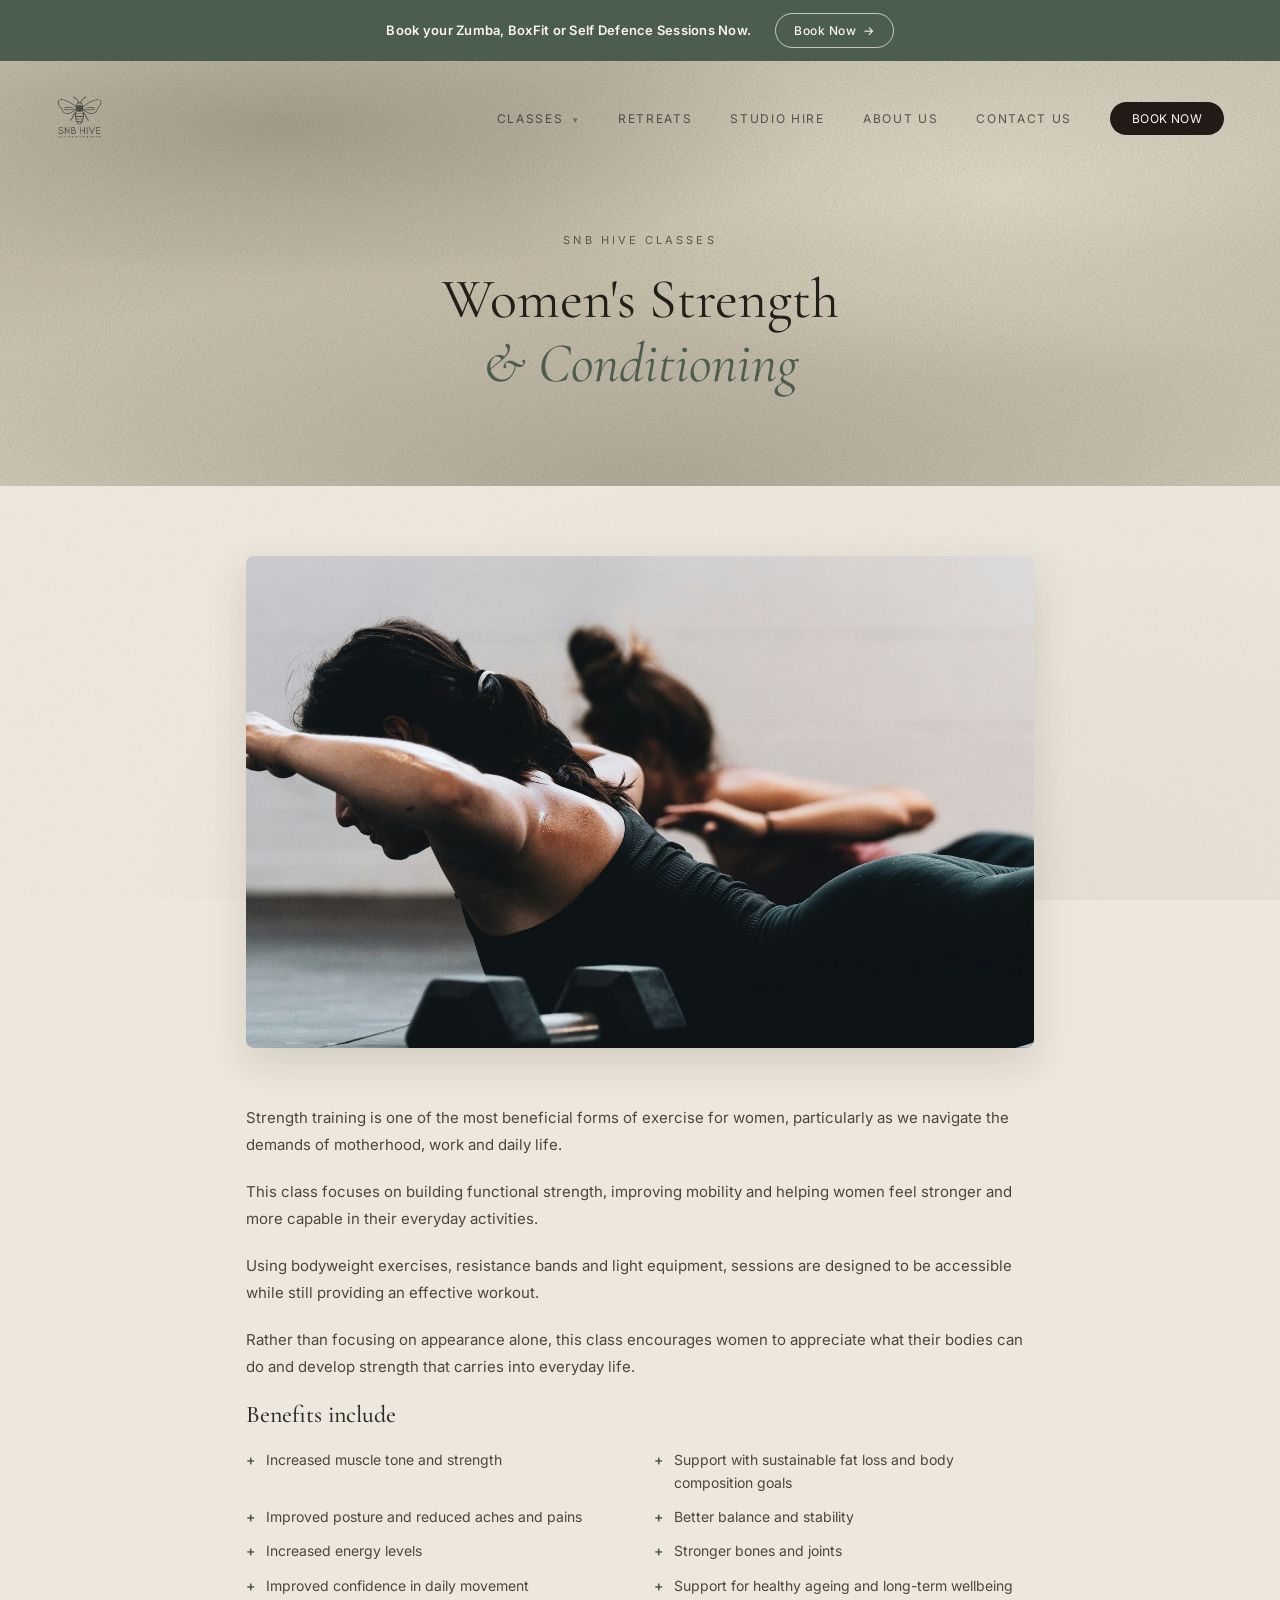
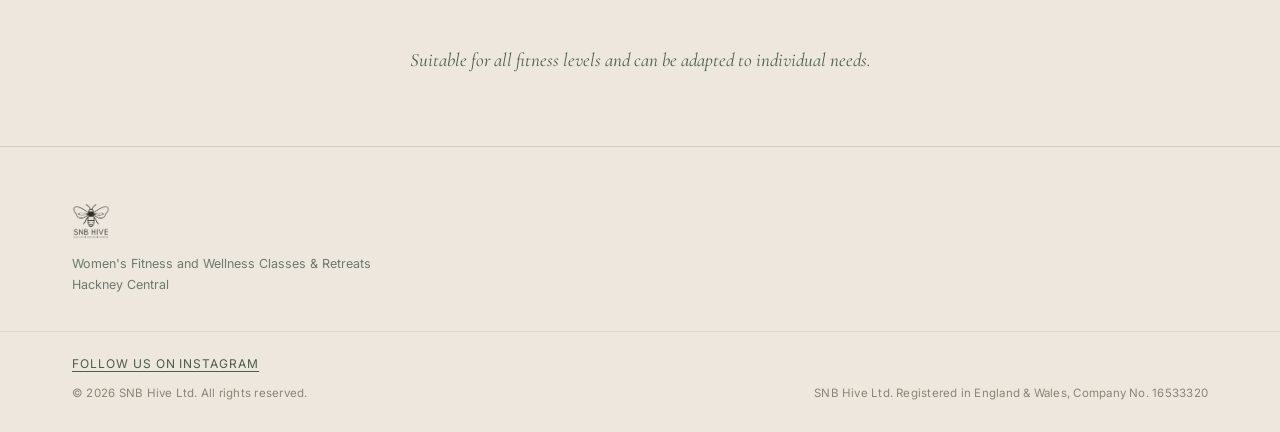
<file: page-class-strength.html>
<!DOCTYPE html>
<html lang="en">
<head>
<meta charset="UTF-8" />
<meta name="viewport" content="width=device-width, initial-scale=1.0" />
<title>SNB Hive — Strength &amp; Conditioning</title>
<meta property="og:title" content="SNB Hive — Strength &amp; Conditioning" />
<meta property="og:description" content="Women's strength and conditioning — functional strength for everyday life." />
<meta property="og:image" content="https://snbhive.com/class-strength.jpg" />
<meta property="og:type" content="website" />
<meta property="og:url" content="https://snbhive.com/page-class-strength.html" />
<meta name="twitter:card" content="summary_large_image" />
<meta name="description" content="Women's strength and conditioning — functional strength for everyday life." />
<link rel="preconnect" href="https://fonts.googleapis.com">
<link href="https://fonts.googleapis.com/css2?family=Cormorant+Garamond:ital,wght@0,400;0,500;1,400;1,500&family=Inter:wght@400;500&display=swap" rel="stylesheet">
<style>
  * { margin:0; padding:0; box-sizing:border-box; }

  body {
    font-family:'Inter',sans-serif; color:#2B2E2C;
    background-color:#EDE7DD;
    background-image:
      radial-gradient(ellipse 120% 80% at 30% 0%, rgba(255,252,244,0.4), transparent 60%),
      radial-gradient(ellipse 120% 90% at 80% 100%, rgba(60,64,58,0.05), transparent 60%),
      url("data:image/svg+xml,%3Csvg xmlns='http://www.w3.org/2000/svg' viewBox='0 0 240 240'%3E%3Cfilter id='n'%3E%3CfeTurbulence type='fractalNoise' baseFrequency='0.85' numOctaves='2' stitchTiles='stitch'/%3E%3CfeColorMatrix type='saturate' values='0'/%3E%3C/filter%3E%3Crect width='100%25' height='100%25' filter='url(%23n)' opacity='0.045'/%3E%3C/svg%3E");
    background-attachment:fixed;
  }
  .serif { font-family:'Cormorant Garamond',serif; }

  .page-header {
    position:relative; overflow:hidden;
    background-color:#CDC6B2;
    background-image:
      radial-gradient(ellipse 70% 60% at 22% 15%, rgba(139,132,116,0.55), transparent 60%),
      radial-gradient(ellipse 60% 70% at 78% 30%, rgba(242,237,221,0.6), transparent 65%),
      radial-gradient(ellipse 90% 70% at 50% 100%, rgba(120,114,98,0.4), transparent 70%),
      radial-gradient(ellipse 100% 60% at 50% 0%, rgba(168,160,141,0.3), transparent 60%),
      linear-gradient(180deg, #D3CCB9 0%, #C7BFAA 45%, #DAD3C1 100%);
  }
  .page-header::before {
    content:''; position:absolute; inset:0; opacity:0.34; mix-blend-mode:multiply;
    background-image:url("data:image/svg+xml,%3Csvg xmlns='http://www.w3.org/2000/svg' viewBox='0 0 300 300'%3E%3Cfilter id='n'%3E%3CfeTurbulence type='fractalNoise' baseFrequency='0.75' numOctaves='3' stitchTiles='stitch'/%3E%3CfeColorMatrix type='saturate' values='0'/%3E%3C/filter%3E%3Crect width='100%25' height='100%25' filter='url(%23n)'/%3E%3C/svg%3E");
  }

  .hero-nav { position:relative; z-index:30; display:flex; align-items:center; justify-content:space-between; padding:34px 56px; }
  .hero-nav .mark { display:flex; align-items:center; text-decoration:none; }
  .hero-nav .mark img { height:44px; width:auto; display:block; }
  .hero-nav ul { display:flex; gap:38px; list-style:none; }
  .hero-nav a { color:#2B2E2C; text-decoration:none; font-size:12px; letter-spacing:0.14em; text-transform:uppercase; opacity:0.75; }
  .hero-nav a.active { opacity:1; border-bottom:1px solid #4B5D4E; padding-bottom:3px; }

  .nav-dropdown { position:relative; }
  .nav-dropdown > a { cursor:pointer; }
  .nav-dropdown .caret { font-size:9px; margin-left:5px; opacity:0.7; }
  .dropdown-menu { position:absolute; top:100%; left:50%; transform:translateX(-50%); margin-top:14px;
    background:#fff; border-radius:10px; box-shadow:0 14px 34px rgba(60,50,30,0.16);
    min-width:200px; padding:8px; opacity:0; visibility:hidden; transform:translateX(-50%) translateY(-6px);
    transition:opacity 0.2s ease, transform 0.2s ease, visibility 0.2s; z-index:20; }
  .nav-dropdown:hover .dropdown-menu { opacity:1; visibility:visible; transform:translateX(-50%) translateY(0); }
  .dropdown-menu a { display:block; padding:9px 14px; font-size:12px; letter-spacing:0.08em; text-transform:uppercase;
    color:#2B2E2C; opacity:1; border-radius:6px; }
  .dropdown-menu a:hover { background:#F3EFE4; color:#4B5D4E; }
  .dropdown-menu a.active { color:#4B5D4E; opacity:1; border-bottom:none; }

  .page-title { position:relative; z-index:3; padding:60px 56px 90px; text-align:center; }
  .page-title .eyebrow { font-size:11px; letter-spacing:0.28em; text-transform:uppercase; color:#5A5548; margin-bottom:20px; }
  .page-title h1 { font-family:'Cormorant Garamond',serif; font-weight:400; font-size:56px; line-height:1.15; color:#211F1A; }
  .page-title h1 i { font-style:italic; color:#4B5D4E; }

  .content-wrap { max-width:900px; margin:70px auto; padding:0 56px; }
  .content-photo { position:relative; border-radius:8px; overflow:hidden; box-shadow:0 16px 40px rgba(60,50,30,0.14);
    margin-bottom:56px; aspect-ratio:16/10; }
  .content-photo img { width:100%; height:100%; object-fit:cover; display:block; }
  .content-photo::after {
    content:''; position:absolute; inset:0; opacity:0.12; mix-blend-mode:overlay; pointer-events:none;
    background-image:url("data:image/svg+xml,%3Csvg xmlns='http://www.w3.org/2000/svg' viewBox='0 0 300 300'%3E%3Cfilter id='n'%3E%3CfeTurbulence type='fractalNoise' baseFrequency='0.014' numOctaves='4' stitchTiles='stitch'/%3E%3CfeColorMatrix type='saturate' values='0'/%3E%3C/filter%3E%3Crect width='100%25' height='100%25' filter='url(%23n)'/%3E%3C/svg%3E");
  }

  .content-body p { font-size:15px; line-height:1.8; color:#4A473C; margin-bottom:20px; }
  .content-body .note { font-size:14px; line-height:1.75; color:#5A5744; background:#F3EFE4; border-left:3px solid #4B5D4E;
    padding:16px 20px; border-radius:4px; margin:28px 0; }

  .benefits { margin-top:20px; }
  .benefits h2 { font-family:'Cormorant Garamond',serif; font-weight:500; font-size:24px; margin-bottom:20px; }
  .benefits ul { list-style:none; display:grid; grid-template-columns:1fr 1fr; gap:12px 28px; }
  .benefits li { font-size:14px; color:#4A473C; padding-left:20px; position:relative; line-height:1.6; }
  .benefits li::before { content:'+'; position:absolute; left:0; color:#4B5D4E; font-weight:600; }

  .closing { font-family:'Cormorant Garamond',serif; font-style:italic; font-size:19px; color:#4B5D4E;
    text-align:center; margin-top:48px; line-height:1.6; }

  .site-footer { border-top:1px solid rgba(43,46,44,0.14); }
  .footer-main { padding:56px 72px 36px; display:flex; justify-content:space-between;
    align-items:flex-start; gap:40px; flex-wrap:wrap; }
  .footer-brand img { height:36px; width:auto; display:block; margin-bottom:14px; }
  .footer-brand p { font-size:12.5px; color:#6E7A6F; line-height:1.7; }
  .footer-social a { font-size:12px; letter-spacing:0.08em; text-transform:uppercase; color:#4B5D4E;
    text-decoration:underline; text-underline-offset:3px; }
  .footer-bottom { padding:20px 72px 32px; border-top:1px solid rgba(43,46,44,0.08); }
  .footer-bottom .footer-social { margin-bottom:14px; text-align:left; }
  .footer-legal { display:flex; justify-content:space-between; flex-wrap:wrap; gap:8px; }
  .footer-legal p { font-size:11.5px; color:#8A8677; letter-spacing:0.02em; }

  @media (max-width: 700px) {
    .footer-main, .footer-bottom { padding-left:24px; padding-right:24px; }
  }

  @media (max-width: 700px) {
    .page-title h1 { font-size:38px; }
    .benefits ul { grid-template-columns:1fr; }
  }
  .nav-cta { background:#211A16 !important; color:#FBF6EA !important; padding:9px 22px;
    border-radius:100px; opacity:1 !important; letter-spacing:0.03em !important; }
  /* ── Mobile nav ── */
  .mobile-toggle { display:none; background:none; border:none; cursor:pointer; padding:6px; z-index:30; position:relative; }
  .mobile-toggle span { display:block; width:22px; height:2px; background:#2B2E2C; margin:5px 0;
    transition:transform 0.25s ease, opacity 0.25s ease; }
  .mobile-toggle.open span:nth-child(1) { transform:translateY(7px) rotate(45deg); }
  .mobile-toggle.open span:nth-child(2) { opacity:0; }
  .mobile-toggle.open span:nth-child(3) { transform:translateY(-7px) rotate(-45deg); }

  .nav-overlay { position:fixed; inset:0; background:rgba(20,18,14,0.4); z-index:15;
    opacity:0; visibility:hidden; transition:opacity 0.25s ease, visibility 0.25s ease; }
  .nav-overlay.show { opacity:1; visibility:visible; }

  @media (max-width: 880px) {
    .mobile-toggle { display:block; }
    .hero-nav ul {
      position:fixed; top:0; right:0; height:100vh; width:80%; max-width:320px;
      background:#FBF6EA; flex-direction:column; align-items:flex-start; justify-content:flex-start;
      padding:100px 32px 40px; gap:6px; box-shadow:-10px 0 34px rgba(0,0,0,0.16);
      transform:translateX(100%); transition:transform 0.3s ease; z-index:20; overflow-y:auto;
    }
    .hero-nav ul.open { transform:translateX(0); }
    .hero-nav ul li { width:100%; }
    .hero-nav ul a { display:block; padding:12px 0; font-size:13px; opacity:0.85; }
    .hero-nav .nav-cta { display:inline-flex !important; align-items:center; justify-content:center;
      padding:13px 28px !important; margin-top:14px; font-size:13px !important; width:auto; }
    .nav-dropdown .dropdown-menu {
      position:static !important; left:auto !important; top:auto !important; transform:none !important;
      box-shadow:none !important; background:transparent !important; border-radius:0 !important;
      width:100% !important; min-width:0 !important; margin:0 !important; padding:0 !important;
      opacity:1 !important; visibility:visible !important;
      max-height:0; overflow:hidden; transition:max-height 0.25s ease;
    }
    .nav-dropdown.mobile-open .dropdown-menu {
      max-height:300px !important; padding:4px 0 6px 14px !important; margin-top:2px !important;
    }
    .nav-dropdown .caret { transition:transform 0.2s ease; }
    .nav-dropdown.mobile-open .caret { transform:rotate(180deg); }
  }


  /* ── Site-wide session booking announcement ── */
  .taster-banner {
    position:relative; z-index:40; display:flex; align-items:center; justify-content:center;
    gap:24px; padding:13px 24px; background:#4B5D4E; color:#FBF6EA; text-align:center;
  }
  .taster-banner p { margin:0; font-size:13px; line-height:1.5; letter-spacing:0.02em; }
  .taster-banner strong { font-weight:600; }
  .taster-banner a {
    flex-shrink:0; display:inline-flex; align-items:center; gap:7px; padding:9px 18px;
    border:1px solid rgba(251,246,234,0.7); border-radius:100px; color:#FBF6EA;
    font-size:12px; font-weight:500; letter-spacing:0.04em; text-decoration:none;
    transition:background 0.2s ease, color 0.2s ease;
  }
  .taster-banner a:hover, .taster-banner a:focus-visible { background:#FBF6EA; color:#344339; }
  @media (max-width: 600px) {
    .taster-banner { flex-direction:column; gap:9px; padding:12px 18px; }
    .taster-banner a { padding:7px 16px; }
  }
</style>
</head>
<body>

<aside class="taster-banner" aria-label="Book SNB Hive sessions">
  <p><strong>Book your Zumba, BoxFit or Self Defence Sessions Now.</strong></p>
  <a href="https://app.snbhive.com">Book Now <span aria-hidden="true">&rarr;</span></a>
</aside>


<header class="page-header">
  <nav class="hero-nav">
    <a class="mark" href="index.html"><img src="logo-nav.png" alt="SNB Hive"/></a>
    <ul>
      <li class="nav-dropdown">
        <a>Classes <span class="caret">&#9662;</span></a>
        <div class="dropdown-menu">
          <a href="page-class-boxing.html">BoxFit</a>
          <a href="page-class-pilates.html">Reformer Pilates</a>
          <a href="page-class-somatic.html">Somatic</a>
          <a href="page-class-self-defence.html">Self Defence</a>
          <a href="page-class-strength.html" class="active">Strength &amp; Conditioning</a>
          <a href="page-class-zumba.html">Zumba</a>
        </div>
      </li>
      <li><a href="page-retreats.html">Retreats</a></li>
      <li><a href="page-studio-hire.html">Studio hire</a></li>
      <li><a href="page-about.html">About us</a></li>
      <li><a href="page-contact.html">Contact us</a></li>
      <li><a href="https://app.snbhive.com" class="nav-cta">Book Now</a></li>
    </ul>
    <div class="nav-overlay" id="navOverlay"></div>
    <button class="mobile-toggle" id="mobileToggle" aria-label="Menu"><span></span><span></span><span></span></button>
  </nav>


  <div class="page-title">
    <div class="eyebrow">SNB Hive Classes</div>
    <h1>Women's Strength<br/><i>&amp; Conditioning</i></h1>
  </div>
</header>

<div class="content-wrap">
  <div class="content-photo">
    <img src="class-strength.jpg" alt="Strength &amp; Conditioning"/>
  </div>

  <div class="content-body">
    <p>Strength training is one of the most beneficial forms of exercise for women, particularly as we navigate the demands of motherhood, work and daily life.</p>
    <p>This class focuses on building functional strength, improving mobility and helping women feel stronger and more capable in their everyday activities.</p>
    <p>Using bodyweight exercises, resistance bands and light equipment, sessions are designed to be accessible while still providing an effective workout.</p>
    <p>Rather than focusing on appearance alone, this class encourages women to appreciate what their bodies can do and develop strength that carries into everyday life.</p>
  </div>

  <div class="benefits">
    <h2>Benefits include</h2>
    <ul>
      <li>Increased muscle tone and strength</li>
      <li>Support with sustainable fat loss and body composition goals</li>
      <li>Improved posture and reduced aches and pains</li>
      <li>Better balance and stability</li>
      <li>Increased energy levels</li>
      <li>Stronger bones and joints</li>
      <li>Improved confidence in daily movement</li>
      <li>Support for healthy ageing and long-term wellbeing</li>
    </ul>
  </div>

  <p class="closing">Suitable for all fitness levels and can be adapted to individual needs.</p>
</div>

<footer class="site-footer">
  <div class="footer-main">
    <div class="footer-brand">
      <img src="logo-nav.png" alt="SNB Hive"/>
      <p>Women's Fitness and Wellness Classes &amp; Retreats<br/>Hackney Central</p>
    </div>
  </div>
  <div class="footer-bottom">
    <div class="footer-social">
      <a href="https://www.instagram.com/snbhive?igsh=ODBrM2l6dDdyZnp0&utm_source=qr" target="_blank" rel="noopener">Follow us on Instagram</a>
    </div>
    <div class="footer-legal">
      <p>&copy; 2026 SNB Hive Ltd. All rights reserved.</p>
      <p>SNB Hive Ltd. Registered in England &amp; Wales, Company No. 16533320</p>
    </div>
  </div>
</footer>

<script>
  (function() {
    var toggle = document.getElementById('mobileToggle');
    var menu = document.querySelector('.hero-nav ul');
    var overlay = document.getElementById('navOverlay');
    if (!toggle || !menu) return;

    function closeMenu() {
      toggle.classList.remove('open');
      menu.classList.remove('open');
      if (overlay) overlay.classList.remove('show');
    }
    function openMenu() {
      toggle.classList.add('open');
      menu.classList.add('open');
      if (overlay) overlay.classList.add('show');
    }
    toggle.addEventListener('click', function() {
      menu.classList.contains('open') ? closeMenu() : openMenu();
    });
    if (overlay) overlay.addEventListener('click', closeMenu);

    var dropdownLink = document.querySelector('.nav-dropdown > a');
    var dropdownParent = document.querySelector('.nav-dropdown');
    if (dropdownLink && dropdownParent) {
      dropdownLink.addEventListener('click', function(e) {
        if (window.innerWidth <= 880) {
          e.preventDefault();
          dropdownParent.classList.toggle('mobile-open');
        }
      });
    }
  })();
</script>
</body>
</html>
</file>
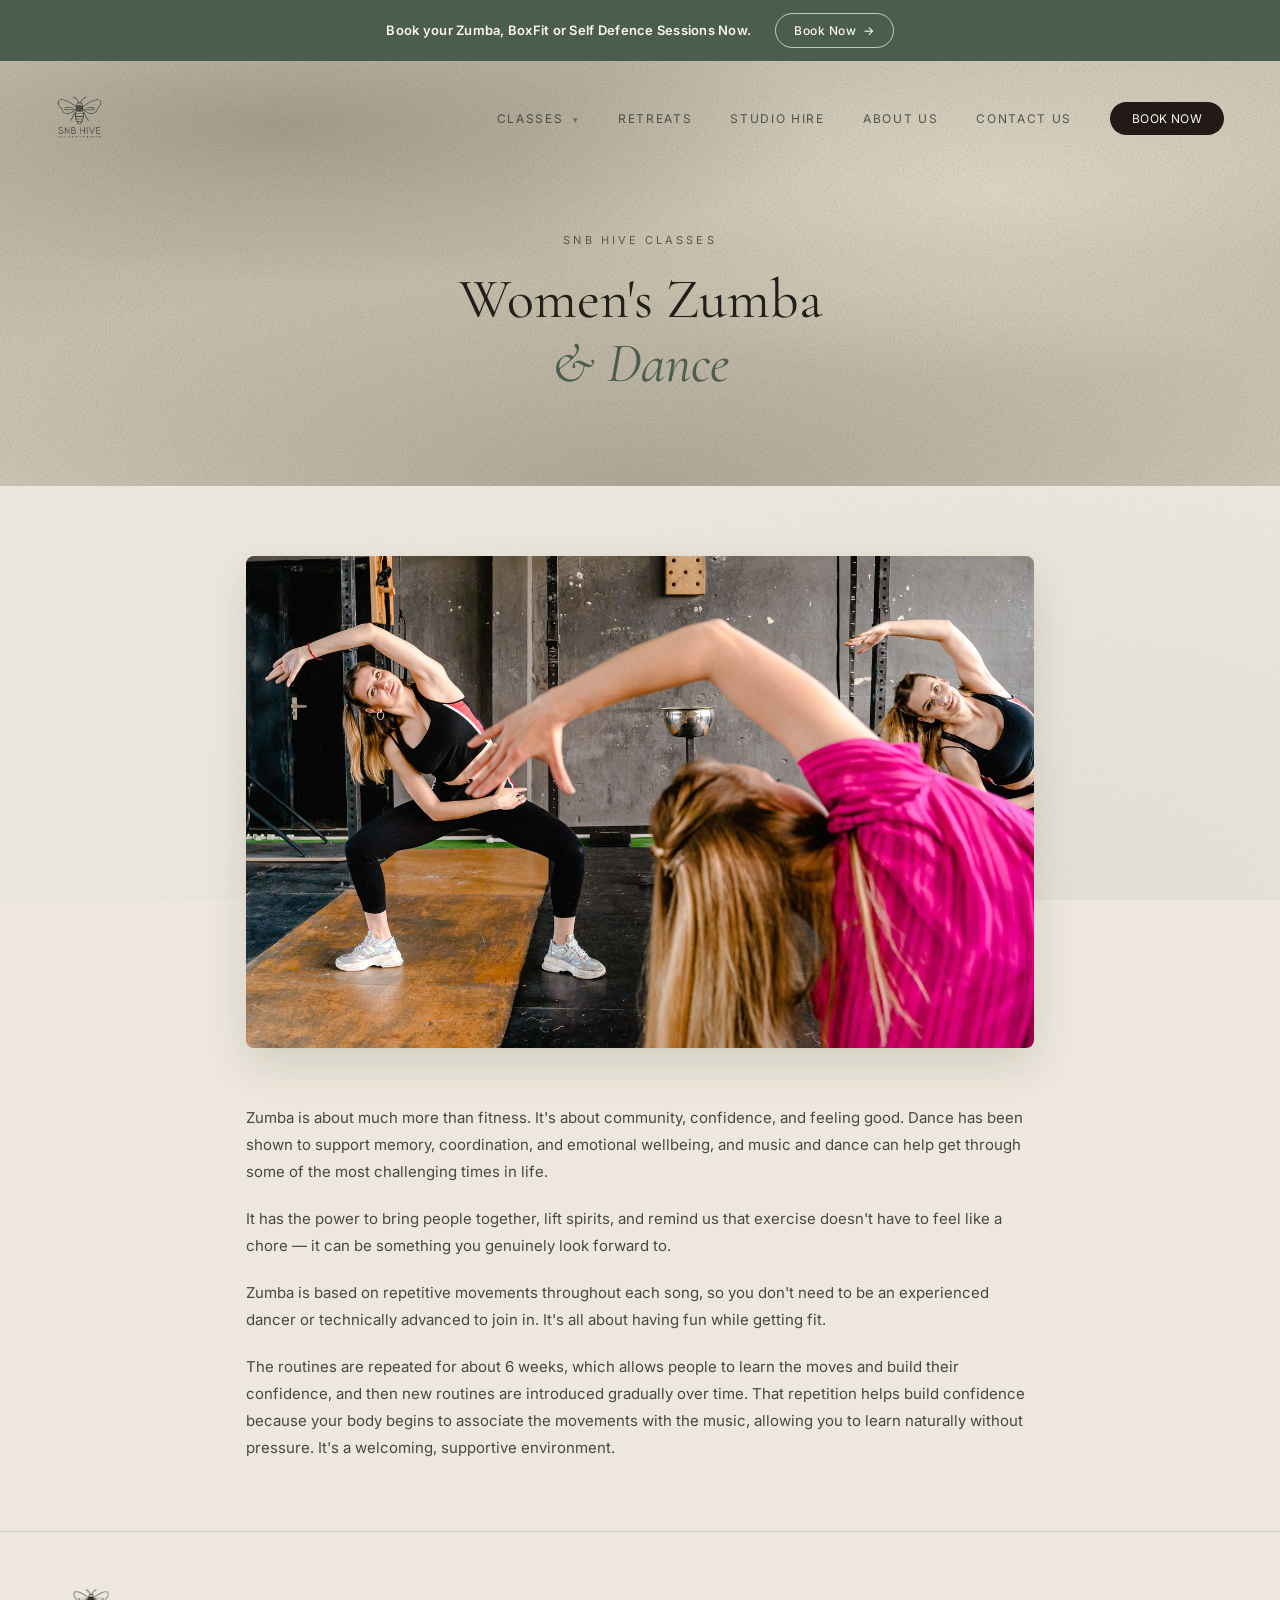
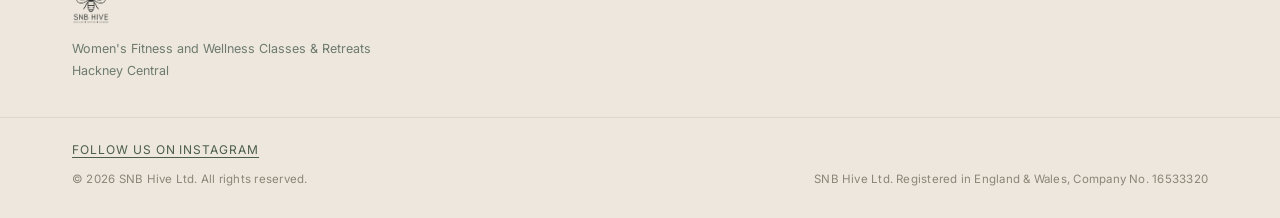
<file: page-class-zumba.html>
<!DOCTYPE html>
<html lang="en">
<head>
<meta charset="UTF-8" />
<meta name="viewport" content="width=device-width, initial-scale=1.0" />
<title>SNB Hive — Zumba</title>
<meta property="og:title" content="SNB Hive — Zumba" />
<meta property="og:description" content="Women's Zumba and dance — community, confidence, and feeling good through movement." />
<meta property="og:image" content="https://snbhive.com/class-zumba.jpg" />
<meta property="og:type" content="website" />
<meta property="og:url" content="https://snbhive.com/page-class-zumba.html" />
<meta name="twitter:card" content="summary_large_image" />
<meta name="description" content="Women's Zumba and dance — community, confidence, and feeling good through movement." />
<link rel="preconnect" href="https://fonts.googleapis.com">
<link href="https://fonts.googleapis.com/css2?family=Cormorant+Garamond:ital,wght@0,400;0,500;1,400;1,500&family=Inter:wght@400;500&display=swap" rel="stylesheet">
<style>
  * { margin:0; padding:0; box-sizing:border-box; }

  body {
    font-family:'Inter',sans-serif; color:#2B2E2C;
    background-color:#EDE7DD;
    background-image:
      radial-gradient(ellipse 120% 80% at 30% 0%, rgba(255,252,244,0.4), transparent 60%),
      radial-gradient(ellipse 120% 90% at 80% 100%, rgba(60,64,58,0.05), transparent 60%),
      url("data:image/svg+xml,%3Csvg xmlns='http://www.w3.org/2000/svg' viewBox='0 0 240 240'%3E%3Cfilter id='n'%3E%3CfeTurbulence type='fractalNoise' baseFrequency='0.85' numOctaves='2' stitchTiles='stitch'/%3E%3CfeColorMatrix type='saturate' values='0'/%3E%3C/filter%3E%3Crect width='100%25' height='100%25' filter='url(%23n)' opacity='0.045'/%3E%3C/svg%3E");
    background-attachment:fixed;
  }
  .serif { font-family:'Cormorant Garamond',serif; }

  .page-header {
    position:relative; overflow:hidden;
    background-color:#CDC6B2;
    background-image:
      radial-gradient(ellipse 70% 60% at 22% 15%, rgba(139,132,116,0.55), transparent 60%),
      radial-gradient(ellipse 60% 70% at 78% 30%, rgba(242,237,221,0.6), transparent 65%),
      radial-gradient(ellipse 90% 70% at 50% 100%, rgba(120,114,98,0.4), transparent 70%),
      radial-gradient(ellipse 100% 60% at 50% 0%, rgba(168,160,141,0.3), transparent 60%),
      linear-gradient(180deg, #D3CCB9 0%, #C7BFAA 45%, #DAD3C1 100%);
  }
  .page-header::before {
    content:''; position:absolute; inset:0; opacity:0.34; mix-blend-mode:multiply;
    background-image:url("data:image/svg+xml,%3Csvg xmlns='http://www.w3.org/2000/svg' viewBox='0 0 300 300'%3E%3Cfilter id='n'%3E%3CfeTurbulence type='fractalNoise' baseFrequency='0.75' numOctaves='3' stitchTiles='stitch'/%3E%3CfeColorMatrix type='saturate' values='0'/%3E%3C/filter%3E%3Crect width='100%25' height='100%25' filter='url(%23n)'/%3E%3C/svg%3E");
  }

  .hero-nav { position:relative; z-index:30; display:flex; align-items:center; justify-content:space-between; padding:34px 56px; }
  .hero-nav .mark { display:flex; align-items:center; text-decoration:none; }
  .hero-nav .mark img { height:44px; width:auto; display:block; }
  .hero-nav ul { display:flex; gap:38px; list-style:none; }
  .hero-nav a { color:#2B2E2C; text-decoration:none; font-size:12px; letter-spacing:0.14em; text-transform:uppercase; opacity:0.75; }
  .hero-nav a.active { opacity:1; border-bottom:1px solid #4B5D4E; padding-bottom:3px; }

  .nav-dropdown { position:relative; }
  .nav-dropdown > a { cursor:pointer; }
  .nav-dropdown .caret { font-size:9px; margin-left:5px; opacity:0.7; }
  .dropdown-menu { position:absolute; top:100%; left:50%; transform:translateX(-50%); margin-top:14px;
    background:#fff; border-radius:10px; box-shadow:0 14px 34px rgba(60,50,30,0.16);
    min-width:200px; padding:8px; opacity:0; visibility:hidden; transform:translateX(-50%) translateY(-6px);
    transition:opacity 0.2s ease, transform 0.2s ease, visibility 0.2s; z-index:20; }
  .nav-dropdown:hover .dropdown-menu { opacity:1; visibility:visible; transform:translateX(-50%) translateY(0); }
  .dropdown-menu a { display:block; padding:9px 14px; font-size:12px; letter-spacing:0.08em; text-transform:uppercase;
    color:#2B2E2C; opacity:1; border-radius:6px; }
  .dropdown-menu a:hover { background:#F3EFE4; color:#4B5D4E; }
  .dropdown-menu a.active { color:#4B5D4E; opacity:1; border-bottom:none; }

  .page-title { position:relative; z-index:3; padding:60px 56px 90px; text-align:center; }
  .page-title .eyebrow { font-size:11px; letter-spacing:0.28em; text-transform:uppercase; color:#5A5548; margin-bottom:20px; }
  .page-title h1 { font-family:'Cormorant Garamond',serif; font-weight:400; font-size:56px; line-height:1.15; color:#211F1A; }
  .page-title h1 i { font-style:italic; color:#4B5D4E; }

  .content-wrap { max-width:900px; margin:70px auto; padding:0 56px; }
  .content-photo { position:relative; border-radius:8px; overflow:hidden; box-shadow:0 16px 40px rgba(60,50,30,0.14);
    margin-bottom:56px; aspect-ratio:16/10; }
  .content-photo img { width:100%; height:100%; object-fit:cover; display:block; }
  .content-photo::after {
    content:''; position:absolute; inset:0; opacity:0.12; mix-blend-mode:overlay; pointer-events:none;
    background-image:url("data:image/svg+xml,%3Csvg xmlns='http://www.w3.org/2000/svg' viewBox='0 0 300 300'%3E%3Cfilter id='n'%3E%3CfeTurbulence type='fractalNoise' baseFrequency='0.014' numOctaves='4' stitchTiles='stitch'/%3E%3CfeColorMatrix type='saturate' values='0'/%3E%3C/filter%3E%3Crect width='100%25' height='100%25' filter='url(%23n)'/%3E%3C/svg%3E");
  }

  .content-body p { font-size:15px; line-height:1.8; color:#4A473C; margin-bottom:20px; }
  .content-body .note { font-size:14px; line-height:1.75; color:#5A5744; background:#F3EFE4; border-left:3px solid #4B5D4E;
    padding:16px 20px; border-radius:4px; margin:28px 0; }

  .benefits { margin-top:20px; }
  .benefits h2 { font-family:'Cormorant Garamond',serif; font-weight:500; font-size:24px; margin-bottom:20px; }
  .benefits ul { list-style:none; display:grid; grid-template-columns:1fr 1fr; gap:12px 28px; }
  .benefits li { font-size:14px; color:#4A473C; padding-left:20px; position:relative; line-height:1.6; }
  .benefits li::before { content:'+'; position:absolute; left:0; color:#4B5D4E; font-weight:600; }

  .closing { font-family:'Cormorant Garamond',serif; font-style:italic; font-size:19px; color:#4B5D4E;
    text-align:center; margin-top:48px; line-height:1.6; }

  .site-footer { border-top:1px solid rgba(43,46,44,0.14); }
  .footer-main { padding:56px 72px 36px; display:flex; justify-content:space-between;
    align-items:flex-start; gap:40px; flex-wrap:wrap; }
  .footer-brand img { height:36px; width:auto; display:block; margin-bottom:14px; }
  .footer-brand p { font-size:12.5px; color:#6E7A6F; line-height:1.7; }
  .footer-social a { font-size:12px; letter-spacing:0.08em; text-transform:uppercase; color:#4B5D4E;
    text-decoration:underline; text-underline-offset:3px; }
  .footer-bottom { padding:20px 72px 32px; border-top:1px solid rgba(43,46,44,0.08); }
  .footer-bottom .footer-social { margin-bottom:14px; text-align:left; }
  .footer-legal { display:flex; justify-content:space-between; flex-wrap:wrap; gap:8px; }
  .footer-legal p { font-size:11.5px; color:#8A8677; letter-spacing:0.02em; }

  @media (max-width: 700px) {
    .footer-main, .footer-bottom { padding-left:24px; padding-right:24px; }
  }

  @media (max-width: 700px) {
    .page-title h1 { font-size:38px; }
    .benefits ul { grid-template-columns:1fr; }
  }
  .nav-cta { background:#211A16 !important; color:#FBF6EA !important; padding:9px 22px;
    border-radius:100px; opacity:1 !important; letter-spacing:0.03em !important; }
  /* ── Mobile nav ── */
  .mobile-toggle { display:none; background:none; border:none; cursor:pointer; padding:6px; z-index:30; position:relative; }
  .mobile-toggle span { display:block; width:22px; height:2px; background:#2B2E2C; margin:5px 0;
    transition:transform 0.25s ease, opacity 0.25s ease; }
  .mobile-toggle.open span:nth-child(1) { transform:translateY(7px) rotate(45deg); }
  .mobile-toggle.open span:nth-child(2) { opacity:0; }
  .mobile-toggle.open span:nth-child(3) { transform:translateY(-7px) rotate(-45deg); }

  .nav-overlay { position:fixed; inset:0; background:rgba(20,18,14,0.4); z-index:15;
    opacity:0; visibility:hidden; transition:opacity 0.25s ease, visibility 0.25s ease; }
  .nav-overlay.show { opacity:1; visibility:visible; }

  @media (max-width: 880px) {
    .mobile-toggle { display:block; }
    .hero-nav ul {
      position:fixed; top:0; right:0; height:100vh; width:80%; max-width:320px;
      background:#FBF6EA; flex-direction:column; align-items:flex-start; justify-content:flex-start;
      padding:100px 32px 40px; gap:6px; box-shadow:-10px 0 34px rgba(0,0,0,0.16);
      transform:translateX(100%); transition:transform 0.3s ease; z-index:20; overflow-y:auto;
    }
    .hero-nav ul.open { transform:translateX(0); }
    .hero-nav ul li { width:100%; }
    .hero-nav ul a { display:block; padding:12px 0; font-size:13px; opacity:0.85; }
    .hero-nav .nav-cta { display:inline-flex !important; align-items:center; justify-content:center;
      padding:13px 28px !important; margin-top:14px; font-size:13px !important; width:auto; }
    .nav-dropdown .dropdown-menu {
      position:static !important; left:auto !important; top:auto !important; transform:none !important;
      box-shadow:none !important; background:transparent !important; border-radius:0 !important;
      width:100% !important; min-width:0 !important; margin:0 !important; padding:0 !important;
      opacity:1 !important; visibility:visible !important;
      max-height:0; overflow:hidden; transition:max-height 0.25s ease;
    }
    .nav-dropdown.mobile-open .dropdown-menu {
      max-height:300px !important; padding:4px 0 6px 14px !important; margin-top:2px !important;
    }
    .nav-dropdown .caret { transition:transform 0.2s ease; }
    .nav-dropdown.mobile-open .caret { transform:rotate(180deg); }
  }


  /* ── Site-wide session booking announcement ── */
  .taster-banner {
    position:relative; z-index:40; display:flex; align-items:center; justify-content:center;
    gap:24px; padding:13px 24px; background:#4B5D4E; color:#FBF6EA; text-align:center;
  }
  .taster-banner p { margin:0; font-size:13px; line-height:1.5; letter-spacing:0.02em; }
  .taster-banner strong { font-weight:600; }
  .taster-banner a {
    flex-shrink:0; display:inline-flex; align-items:center; gap:7px; padding:9px 18px;
    border:1px solid rgba(251,246,234,0.7); border-radius:100px; color:#FBF6EA;
    font-size:12px; font-weight:500; letter-spacing:0.04em; text-decoration:none;
    transition:background 0.2s ease, color 0.2s ease;
  }
  .taster-banner a:hover, .taster-banner a:focus-visible { background:#FBF6EA; color:#344339; }
  @media (max-width: 600px) {
    .taster-banner { flex-direction:column; gap:9px; padding:12px 18px; }
    .taster-banner a { padding:7px 16px; }
  }
</style>
</head>
<body>

<aside class="taster-banner" aria-label="Book SNB Hive sessions">
  <p><strong>Book your Zumba, BoxFit or Self Defence Sessions Now.</strong></p>
  <a href="https://app.snbhive.com">Book Now <span aria-hidden="true">&rarr;</span></a>
</aside>


<header class="page-header">
  <nav class="hero-nav">
    <a class="mark" href="index.html"><img src="logo-nav.png" alt="SNB Hive"/></a>
    <ul>
      <li class="nav-dropdown">
        <a>Classes <span class="caret">&#9662;</span></a>
        <div class="dropdown-menu">
          <a href="page-class-boxing.html">BoxFit</a>
          <a href="page-class-pilates.html">Reformer Pilates</a>
          <a href="page-class-somatic.html">Somatic</a>
          <a href="page-class-self-defence.html">Self Defence</a>
          <a href="page-class-strength.html">Strength &amp; Conditioning</a>
          <a href="page-class-zumba.html" class="active">Zumba</a>
        </div>
      </li>
      <li><a href="page-retreats.html">Retreats</a></li>
      <li><a href="page-studio-hire.html">Studio hire</a></li>
      <li><a href="page-about.html">About us</a></li>
      <li><a href="page-contact.html">Contact us</a></li>
      <li><a href="https://app.snbhive.com" class="nav-cta">Book Now</a></li>
    </ul>
    <div class="nav-overlay" id="navOverlay"></div>
    <button class="mobile-toggle" id="mobileToggle" aria-label="Menu"><span></span><span></span><span></span></button>
  </nav>


  <div class="page-title">
    <div class="eyebrow">SNB Hive Classes</div>
    <h1>Women's Zumba<br/><i>&amp; Dance</i></h1>
  </div>
</header>

<div class="content-wrap">
  <div class="content-photo">
    <img src="class-zumba.jpg" alt="Zumba"/>
  </div>

  <div class="content-body">
    <p>Zumba is about much more than fitness. It's about community, confidence, and feeling good. Dance has been shown to support memory, coordination, and emotional wellbeing, and music and dance can help get through some of the most challenging times in life.</p>
    <p>It has the power to bring people together, lift spirits, and remind us that exercise doesn't have to feel like a chore — it can be something you genuinely look forward to.</p>
    <p>Zumba is based on repetitive movements throughout each song, so you don't need to be an experienced dancer or technically advanced to join in. It's all about having fun while getting fit.</p>
    <p>The routines are repeated for about 6 weeks, which allows people to learn the moves and build their confidence, and then new routines are introduced gradually over time. That repetition helps build confidence because your body begins to associate the movements with the music, allowing you to learn naturally without pressure. It's a welcoming, supportive environment.</p>
  </div>


</div>

<footer class="site-footer">
  <div class="footer-main">
    <div class="footer-brand">
      <img src="logo-nav.png" alt="SNB Hive"/>
      <p>Women's Fitness and Wellness Classes &amp; Retreats<br/>Hackney Central</p>
    </div>
  </div>
  <div class="footer-bottom">
    <div class="footer-social">
      <a href="https://www.instagram.com/snbhive?igsh=ODBrM2l6dDdyZnp0&utm_source=qr" target="_blank" rel="noopener">Follow us on Instagram</a>
    </div>
    <div class="footer-legal">
      <p>&copy; 2026 SNB Hive Ltd. All rights reserved.</p>
      <p>SNB Hive Ltd. Registered in England &amp; Wales, Company No. 16533320</p>
    </div>
  </div>
</footer>

<script>
  (function() {
    var toggle = document.getElementById('mobileToggle');
    var menu = document.querySelector('.hero-nav ul');
    var overlay = document.getElementById('navOverlay');
    if (!toggle || !menu) return;

    function closeMenu() {
      toggle.classList.remove('open');
      menu.classList.remove('open');
      if (overlay) overlay.classList.remove('show');
    }
    function openMenu() {
      toggle.classList.add('open');
      menu.classList.add('open');
      if (overlay) overlay.classList.add('show');
    }
    toggle.addEventListener('click', function() {
      menu.classList.contains('open') ? closeMenu() : openMenu();
    });
    if (overlay) overlay.addEventListener('click', closeMenu);

    var dropdownLink = document.querySelector('.nav-dropdown > a');
    var dropdownParent = document.querySelector('.nav-dropdown');
    if (dropdownLink && dropdownParent) {
      dropdownLink.addEventListener('click', function(e) {
        if (window.innerWidth <= 880) {
          e.preventDefault();
          dropdownParent.classList.toggle('mobile-open');
        }
      });
    }
  })();
</script>
</body>
</html>
</file>
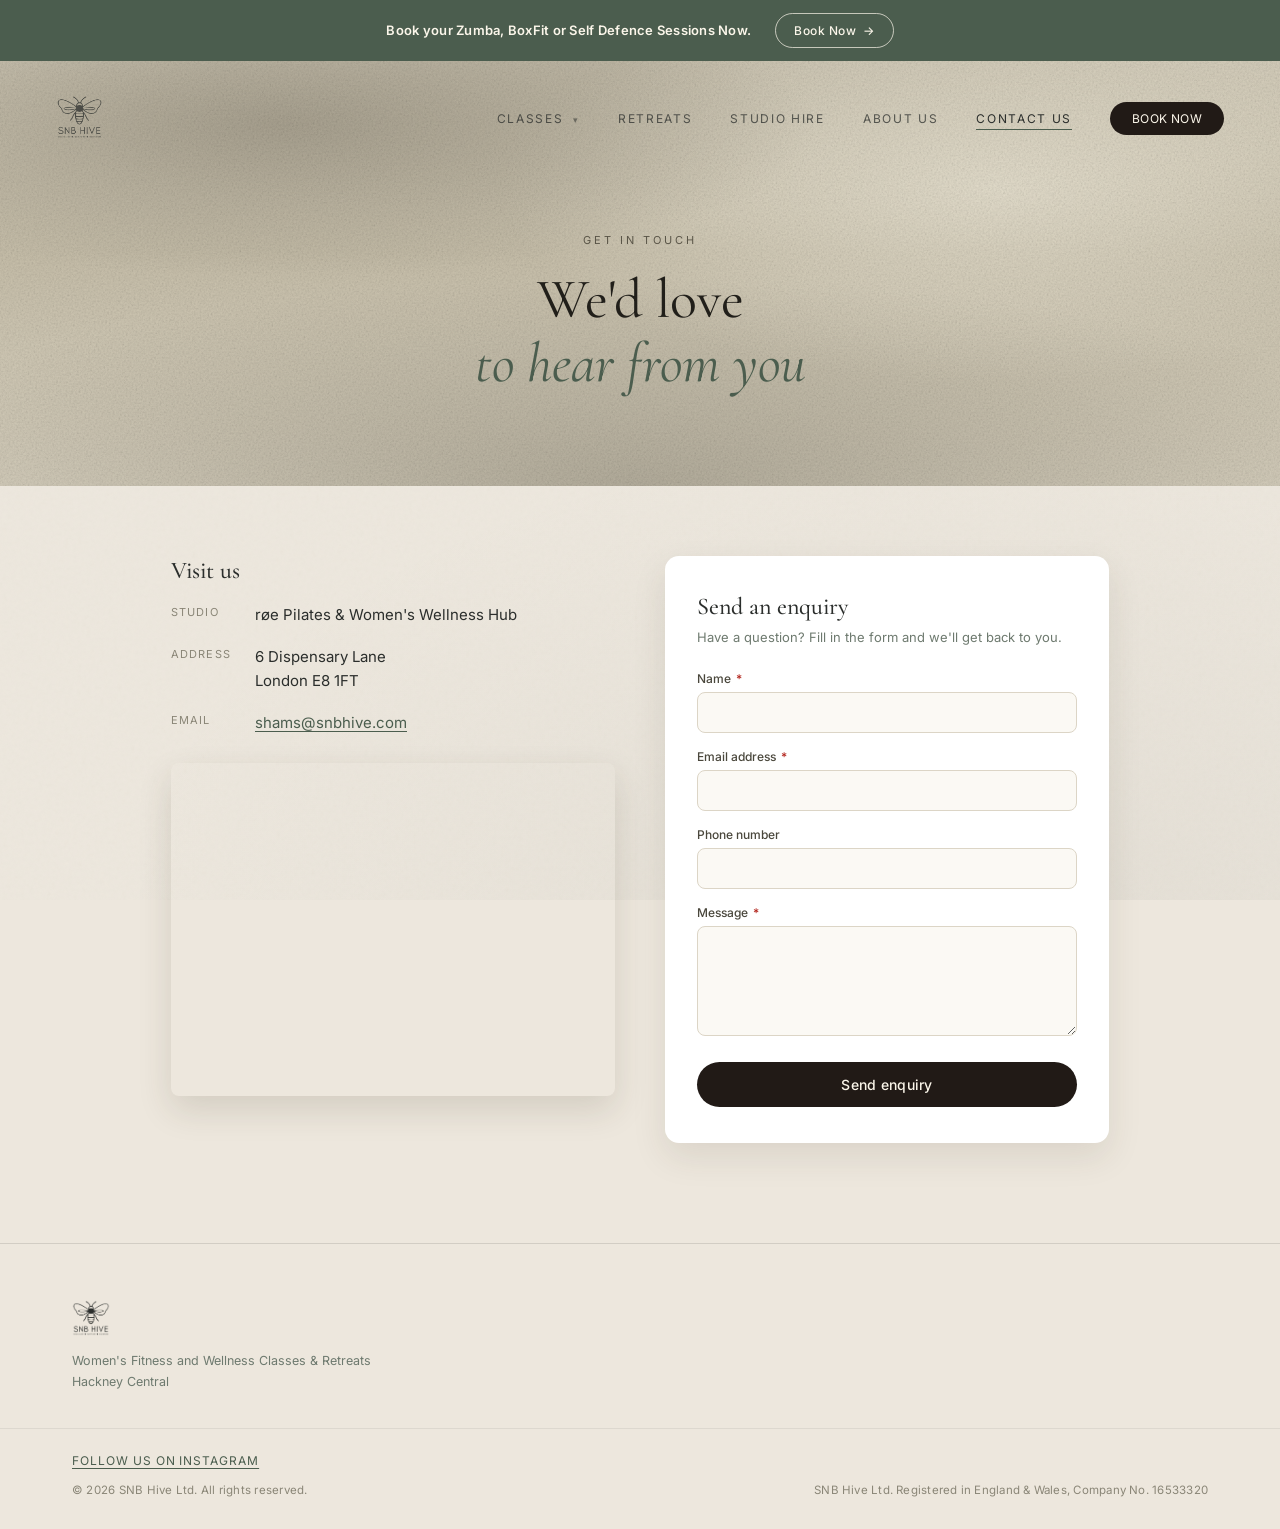
<file: page-contact.html>
<!DOCTYPE html>
<html lang="en">
<head>
<meta charset="UTF-8" />
<meta name="viewport" content="width=device-width, initial-scale=1.0" />
<title>SNB Hive — Contact Us</title>
<meta property="og:title" content="SNB Hive — Contact Us" />
<meta property="og:description" content="Get in touch with SNB Hive — visit us at røe Pilates, 6 Dispensary Lane, London E8 1FT." />
<meta property="og:image" content="https://snbhive.com/roe-storefront.jpg" />
<meta property="og:type" content="website" />
<meta property="og:url" content="https://snbhive.com/page-contact.html" />
<meta name="twitter:card" content="summary_large_image" />
<meta name="description" content="Get in touch with SNB Hive — visit us at røe Pilates, 6 Dispensary Lane, London E8 1FT." />
<link rel="preconnect" href="https://fonts.googleapis.com">
<link href="https://fonts.googleapis.com/css2?family=Cormorant+Garamond:ital,wght@0,400;0,500;1,400;1,500&family=Inter:wght@400;500&display=swap" rel="stylesheet">
<style>
  * { margin:0; padding:0; box-sizing:border-box; }

  body {
    font-family:'Inter',sans-serif; color:#2B2E2C;
    background-color:#EDE7DD;
    background-image:
      radial-gradient(ellipse 120% 80% at 30% 0%, rgba(255,252,244,0.4), transparent 60%),
      radial-gradient(ellipse 120% 90% at 80% 100%, rgba(60,64,58,0.05), transparent 60%),
      url("data:image/svg+xml,%3Csvg xmlns='http://www.w3.org/2000/svg' viewBox='0 0 240 240'%3E%3Cfilter id='n'%3E%3CfeTurbulence type='fractalNoise' baseFrequency='0.85' numOctaves='2' stitchTiles='stitch'/%3E%3CfeColorMatrix type='saturate' values='0'/%3E%3C/filter%3E%3Crect width='100%25' height='100%25' filter='url(%23n)' opacity='0.045'/%3E%3C/svg%3E");
    background-attachment:fixed;
  }
  .serif { font-family:'Cormorant Garamond',serif; }


  .page-header {
    position:relative; overflow:hidden;
    background-color:#CDC6B2;
    background-image:
      radial-gradient(ellipse 70% 60% at 22% 15%, rgba(139,132,116,0.55), transparent 60%),
      radial-gradient(ellipse 60% 70% at 78% 30%, rgba(242,237,221,0.6), transparent 65%),
      radial-gradient(ellipse 90% 70% at 50% 100%, rgba(120,114,98,0.4), transparent 70%),
      radial-gradient(ellipse 100% 60% at 50% 0%, rgba(168,160,141,0.3), transparent 60%),
      linear-gradient(180deg, #D3CCB9 0%, #C7BFAA 45%, #DAD3C1 100%);
  }
  .page-header::before {
    content:''; position:absolute; inset:0; opacity:0.34; mix-blend-mode:multiply;
    background-image:url("data:image/svg+xml,%3Csvg xmlns='http://www.w3.org/2000/svg' viewBox='0 0 300 300'%3E%3Cfilter id='n'%3E%3CfeTurbulence type='fractalNoise' baseFrequency='0.75' numOctaves='3' stitchTiles='stitch'/%3E%3CfeColorMatrix type='saturate' values='0'/%3E%3C/filter%3E%3Crect width='100%25' height='100%25' filter='url(%23n)'/%3E%3C/svg%3E");
  }

  .hero-nav { position:relative; z-index:30; display:flex; align-items:center; justify-content:space-between; padding:34px 56px; }
  .hero-nav .mark { display:flex; align-items:center; text-decoration:none; }
  .hero-nav .mark img { height:44px; width:auto; display:block; }
  .hero-nav ul { display:flex; gap:38px; list-style:none; align-items:center; }
  .hero-nav a { color:#2B2E2C; text-decoration:none; font-size:12px; letter-spacing:0.14em; text-transform:uppercase; opacity:0.75; }
  .hero-nav a.active { opacity:1; border-bottom:1px solid #4B5D4E; padding-bottom:3px; }
  .nav-cta { background:#211A16 !important; color:#FBF6EA !important; padding:9px 22px;
    border-radius:100px; opacity:1 !important; letter-spacing:0.03em !important; }

  .nav-dropdown { position:relative; }
  .nav-dropdown > a { cursor:pointer; }
  .nav-dropdown .caret { font-size:9px; margin-left:5px; opacity:0.7; }
  .dropdown-menu { position:absolute; top:100%; left:50%; transform:translateX(-50%); margin-top:14px;
    background:#fff; border-radius:10px; box-shadow:0 14px 34px rgba(60,50,30,0.16);
    min-width:200px; padding:8px; opacity:0; visibility:hidden; transform:translateX(-50%) translateY(-6px);
    transition:opacity 0.2s ease, transform 0.2s ease, visibility 0.2s; z-index:20; }
  .nav-dropdown:hover .dropdown-menu { opacity:1; visibility:visible; transform:translateX(-50%) translateY(0); }
  .dropdown-menu a { display:block; padding:9px 14px; font-size:12px; letter-spacing:0.08em; text-transform:uppercase;
    color:#2B2E2C; opacity:1; border-radius:6px; }
  .dropdown-menu a:hover { background:#F3EFE4; color:#4B5D4E; }

  .page-title { position:relative; z-index:3; padding:60px 56px 90px; text-align:center; }
  .page-title .eyebrow { font-size:11px; letter-spacing:0.28em; text-transform:uppercase; color:#5A5548; margin-bottom:20px; }
  .page-title h1 { font-family:'Cormorant Garamond',serif; font-weight:400; font-size:56px; line-height:1.15; color:#211F1A; }
  .page-title h1 i { font-style:italic; color:#4B5D4E; }

  .content-wrap { max-width:1050px; margin:0 auto; padding:70px 56px 100px; }
  .contact-grid { display:grid; grid-template-columns:1fr 1fr; gap:50px; align-items:start; }

  /* ── Left column: details + map ── */
  .details h2 { font-family:'Cormorant Garamond',serif; font-weight:500; font-size:24px; margin-bottom:18px; }
  .detail-row { display:flex; gap:14px; margin-bottom:18px; align-items:flex-start; }
  .detail-row .dlabel { font-size:11px; letter-spacing:0.1em; text-transform:uppercase; color:#8A8677;
    min-width:70px; padding-top:2px; }
  .detail-row .dvalue { font-size:15px; color:#2B2E2C; line-height:1.6; }
  .detail-row a { color:#4B5D4E; text-decoration:underline; text-underline-offset:3px; }

  .map-wrap { margin-top:28px; border-radius:8px; overflow:hidden; box-shadow:0 14px 34px rgba(60,50,30,0.14);
    aspect-ratio:4/3; }
  .map-wrap iframe { width:100%; height:100%; border:0; display:block; }

  /* ── Right column: form ── */
  .form-card { background:#fff; border-radius:14px; padding:36px 32px; box-shadow:0 14px 34px rgba(60,50,30,0.10); }
  .form-card h2 { font-family:'Cormorant Garamond',serif; font-weight:500; font-size:24px; margin-bottom:8px; }
  .form-card .sub { font-size:13px; color:#6E7A6F; margin-bottom:26px; }

  .field { margin-bottom:16px; }
  .field label { display:block; font-size:12px; font-weight:500; color:#4A473C; margin-bottom:6px; }
  .field label .req { color:#B3261E; margin-left:2px; }
  .field input, .field textarea { width:100%; border:1px solid #DCD5C6; border-radius:8px; padding:11px 14px;
    font-family:'Inter',sans-serif; font-size:14px; color:#2B2E2C; background:#FBF9F4; resize:vertical; }
  .field textarea { min-height:110px; }
  .field input:focus, .field textarea:focus { outline:none; border-color:#4B5D4E; }

  .submit-btn { width:100%; margin-top:6px; display:inline-flex; align-items:center; justify-content:center; gap:8px;
    background:#211A16; color:#FBF6EA; padding:14px; border:none; border-radius:100px;
    font-family:'Inter',sans-serif; font-size:14px; font-weight:500; letter-spacing:0.02em; cursor:pointer; }
  .submit-btn:disabled { opacity:0.6; cursor:not-allowed; }

  .error-msg { background:#FDF2F2; border-left:3px solid #C0392B; color:#8B2020; font-size:13px;
    padding:10px 14px; border-radius:6px; margin-bottom:16px; display:none; }
  .error-msg.show { display:block; }

  .confirm-state { display:none; text-align:center; }
  .confirm-state.show { display:block; }
  .confirm-state .icon { width:52px; height:52px; border-radius:50%; background:#E9F1EC; color:#4B5D4E;
    display:flex; align-items:center; justify-content:center; margin:0 auto 18px; font-size:24px; }
  .confirm-state h2 { font-family:'Cormorant Garamond',serif; font-weight:500; font-size:24px; margin-bottom:10px; }
  .confirm-state p { font-size:14px; color:#5A5744; line-height:1.6; }

  .site-footer { border-top:1px solid rgba(43,46,44,0.14); }
  .footer-main { padding:56px 72px 36px; display:flex; justify-content:space-between;
    align-items:flex-start; gap:40px; flex-wrap:wrap; }
  .footer-brand img { height:36px; width:auto; display:block; margin-bottom:14px; }
  .footer-brand p { font-size:12.5px; color:#6E7A6F; line-height:1.7; }
  .footer-social a { font-size:12px; letter-spacing:0.08em; text-transform:uppercase; color:#4B5D4E;
    text-decoration:underline; text-underline-offset:3px; }
  .footer-bottom { padding:20px 72px 32px; border-top:1px solid rgba(43,46,44,0.08); }
  .footer-bottom .footer-social { margin-bottom:14px; text-align:left; }
  .footer-legal { display:flex; justify-content:space-between; flex-wrap:wrap; gap:8px; }
  .footer-legal p { font-size:11.5px; color:#8A8677; letter-spacing:0.02em; }

  @media (max-width: 700px) {
    .footer-main, .footer-bottom { padding-left:24px; padding-right:24px; }
  }

  @media (max-width: 800px) {
    .page-title h1 { font-size:38px; }
    .contact-grid { grid-template-columns:1fr; }
  }
  /* ── Mobile nav ── */
  .mobile-toggle { display:none; background:none; border:none; cursor:pointer; padding:6px; z-index:30; position:relative; }
  .mobile-toggle span { display:block; width:22px; height:2px; background:#2B2E2C; margin:5px 0;
    transition:transform 0.25s ease, opacity 0.25s ease; }
  .mobile-toggle.open span:nth-child(1) { transform:translateY(7px) rotate(45deg); }
  .mobile-toggle.open span:nth-child(2) { opacity:0; }
  .mobile-toggle.open span:nth-child(3) { transform:translateY(-7px) rotate(-45deg); }

  .nav-overlay { position:fixed; inset:0; background:rgba(20,18,14,0.4); z-index:15;
    opacity:0; visibility:hidden; transition:opacity 0.25s ease, visibility 0.25s ease; }
  .nav-overlay.show { opacity:1; visibility:visible; }

  @media (max-width: 880px) {
    .mobile-toggle { display:block; }
    .hero-nav ul {
      position:fixed; top:0; right:0; height:100vh; width:80%; max-width:320px;
      background:#FBF6EA; flex-direction:column; align-items:flex-start; justify-content:flex-start;
      padding:100px 32px 40px; gap:6px; box-shadow:-10px 0 34px rgba(0,0,0,0.16);
      transform:translateX(100%); transition:transform 0.3s ease; z-index:20; overflow-y:auto;
    }
    .hero-nav ul.open { transform:translateX(0); }
    .hero-nav ul li { width:100%; }
    .hero-nav ul a { display:block; padding:12px 0; font-size:13px; opacity:0.85; }
    .hero-nav .nav-cta { display:inline-flex !important; align-items:center; justify-content:center;
      padding:13px 28px !important; margin-top:14px; font-size:13px !important; width:auto; }
    .nav-dropdown .dropdown-menu {
      position:static !important; left:auto !important; top:auto !important; transform:none !important;
      box-shadow:none !important; background:transparent !important; border-radius:0 !important;
      width:100% !important; min-width:0 !important; margin:0 !important; padding:0 !important;
      opacity:1 !important; visibility:visible !important;
      max-height:0; overflow:hidden; transition:max-height 0.25s ease;
    }
    .nav-dropdown.mobile-open .dropdown-menu {
      max-height:300px !important; padding:4px 0 6px 14px !important; margin-top:2px !important;
    }
    .nav-dropdown .caret { transition:transform 0.2s ease; }
    .nav-dropdown.mobile-open .caret { transform:rotate(180deg); }
  }


  /* ── Site-wide session booking announcement ── */
  .taster-banner {
    position:relative; z-index:40; display:flex; align-items:center; justify-content:center;
    gap:24px; padding:13px 24px; background:#4B5D4E; color:#FBF6EA; text-align:center;
  }
  .taster-banner p { margin:0; font-size:13px; line-height:1.5; letter-spacing:0.02em; }
  .taster-banner strong { font-weight:600; }
  .taster-banner a {
    flex-shrink:0; display:inline-flex; align-items:center; gap:7px; padding:9px 18px;
    border:1px solid rgba(251,246,234,0.7); border-radius:100px; color:#FBF6EA;
    font-size:12px; font-weight:500; letter-spacing:0.04em; text-decoration:none;
    transition:background 0.2s ease, color 0.2s ease;
  }
  .taster-banner a:hover, .taster-banner a:focus-visible { background:#FBF6EA; color:#344339; }
  @media (max-width: 600px) {
    .taster-banner { flex-direction:column; gap:9px; padding:12px 18px; }
    .taster-banner a { padding:7px 16px; }
  }
</style>
</head>
<body>

<aside class="taster-banner" aria-label="Book SNB Hive sessions">
  <p><strong>Book your Zumba, BoxFit or Self Defence Sessions Now.</strong></p>
  <a href="https://app.snbhive.com">Book Now <span aria-hidden="true">&rarr;</span></a>
</aside>


<header class="page-header">
  <nav class="hero-nav">
    <a class="mark" href="index.html"><img src="logo-nav.png" alt="SNB Hive"/></a>
    <ul>
      <li class="nav-dropdown">
        <a>Classes <span class="caret">&#9662;</span></a>
        <div class="dropdown-menu">
          <a href="page-class-boxing.html">BoxFit</a>
          <a href="page-class-pilates.html">Reformer Pilates</a>
          <a href="page-class-somatic.html">Somatic</a>
          <a href="page-class-self-defence.html">Self Defence</a>
          <a href="page-class-strength.html">Strength &amp; Conditioning</a>
          <a href="page-class-zumba.html">Zumba</a>
        </div>
      </li>
      <li><a href="page-retreats.html">Retreats</a></li>
      <li><a href="page-studio-hire.html">Studio hire</a></li>
      <li><a href="page-about.html">About us</a></li>
      <li><a href="page-contact.html" class="active">Contact us</a></li>
      <li><a href="https://app.snbhive.com" class="nav-cta">Book Now</a></li>
    </ul>
    <div class="nav-overlay" id="navOverlay"></div>
    <button class="mobile-toggle" id="mobileToggle" aria-label="Menu"><span></span><span></span><span></span></button>
  </nav>


  <div class="page-title">
    <div class="eyebrow">Get in touch</div>
    <h1>We'd love<br/><i>to hear from you</i></h1>
  </div>
</header>

<div class="content-wrap">
  <div class="contact-grid">

    <div class="details">
      <h2>Visit us</h2>
      <div class="detail-row">
        <div class="dlabel">Studio</div>
        <div class="dvalue">røe Pilates &amp; Women's Wellness Hub</div>
      </div>
      <div class="detail-row">
        <div class="dlabel">Address</div>
        <div class="dvalue">6 Dispensary Lane<br/>London E8 1FT</div>
      </div>
      <div class="detail-row">
        <div class="dlabel">Email</div>
        <div class="dvalue"><a href="mailto:shams@snbhive.com">shams@snbhive.com</a></div>
      </div>

      <div class="map-wrap">
        <iframe
          src="https://www.google.com/maps?q=r%C3%B8e+Pilates,6+Dispensary+Lane,London+E8+1FT&output=embed"
          loading="lazy" referrerpolicy="no-referrer-when-downgrade"
          title="Map showing røe Pilates, 6 Dispensary Lane, London E8 1FT"></iframe>
      </div>
    </div>

    <div class="form-card">
      <div id="formState">
        <h2>Send an enquiry</h2>
        <p class="sub">Have a question? Fill in the form and we'll get back to you.</p>

        <div class="error-msg" id="errorMsg"></div>

        <form id="contactForm">
          <input type="text" name="website" id="honeypot" autocomplete="off" tabindex="-1"
            style="position:absolute; left:-9999px; width:1px; height:1px; opacity:0;" aria-hidden="true"/>
          <div class="field">
            <label>Name <span class="req">*</span></label>
            <input type="text" id="cName" required autocomplete="name"/>
          </div>
          <div class="field">
            <label>Email address <span class="req">*</span></label>
            <input type="email" id="cEmail" required autocomplete="email"/>
          </div>
          <div class="field">
            <label>Phone number</label>
            <input type="tel" id="cPhone" autocomplete="tel"/>
          </div>
          <div class="field">
            <label>Message <span class="req">*</span></label>
            <textarea id="cMessage" required></textarea>
          </div>
          <button type="submit" class="submit-btn" id="submitBtn">Send enquiry</button>
        </form>
      </div>

      <div class="confirm-state" id="confirmState">
        <div class="icon">&#10003;</div>
        <h2>Message sent</h2>
        <p>Thanks, <span id="confirmName"></span> — we've received your enquiry and will get back to
        you as soon as we can.</p>
      </div>
    </div>

  </div>
</div>

<footer class="site-footer">
  <div class="footer-main">
    <div class="footer-brand">
      <img src="logo-nav.png" alt="SNB Hive"/>
      <p>Women's Fitness and Wellness Classes &amp; Retreats<br/>Hackney Central</p>
    </div>
  </div>
  <div class="footer-bottom">
    <div class="footer-social">
      <a href="https://www.instagram.com/snbhive?igsh=ODBrM2l6dDdyZnp0&utm_source=qr" target="_blank" rel="noopener">Follow us on Instagram</a>
    </div>
    <div class="footer-legal">
      <p>&copy; 2026 SNB Hive Ltd. All rights reserved.</p>
      <p>SNB Hive Ltd. Registered in England &amp; Wales, Company No. 16533320</p>
    </div>
  </div>
</footer>

<script>
  // ⚠️ Same Supabase project/credentials already used elsewhere on this site.
  const SUPABASE_URL = "https://godayayhzmvrtqedesyj.supabase.co";
  const SUPABASE_ANON_KEY = "eyJhbGciOiJIUzI1NiIsInR5cCI6IkpXVCJ9.eyJpc3MiOiJzdXBhYmFzZSIsInJlZiI6ImdvZGF5YXloem12cnRxZWRlc3lqIiwicm9sZSI6ImFub24iLCJpYXQiOjE3ODI4OTI4MjYsImV4cCI6MjA5ODQ2ODgyNn0.-d0oMXygSgRzBj_QIgyQYus0wN7QpItu3fBojrBv9lg";

  const form = document.getElementById('contactForm');
  const submitBtn = document.getElementById('submitBtn');
  const errorMsg = document.getElementById('errorMsg');

  function uid() {
    return (crypto.randomUUID ? crypto.randomUUID() : Math.random().toString(36).slice(2) + Date.now().toString(36));
  }

  async function callEdgeFunction(name, data) {
    const res = await fetch(`${SUPABASE_URL}/functions/v1/${name}`, {
      method: "POST",
      headers: { "Content-Type": "application/json", "Authorization": `Bearer ${SUPABASE_ANON_KEY}` },
      body: JSON.stringify(data),
    });
    if (!res.ok) throw new Error(`${name} returned ${res.status}`);
    return res.json();
  }

  form.addEventListener('submit', async (e) => {
    e.preventDefault();

    // Honeypot: real visitors never see or fill this field, so any value
    // here means it was submitted by an automated bot, not a person.
    if (document.getElementById('honeypot').value) { return; }
    errorMsg.classList.remove('show');

    const name    = document.getElementById('cName').value.trim();
    const email   = document.getElementById('cEmail').value.trim();
    const phone   = document.getElementById('cPhone').value.trim();
    const message = document.getElementById('cMessage').value.trim();

    if (!name || !email || !message) {
      errorMsg.textContent = "Please fill in your name, email address, and message.";
      errorMsg.classList.add('show');
      return;
    }

    submitBtn.disabled = true;
    submitBtn.textContent = "Sending…";

    try {
      const insertRes = await fetch(`${SUPABASE_URL}/rest/v1/contact_enquiries`, {
        method: "POST",
        headers: {
          "apikey": SUPABASE_ANON_KEY,
          "Authorization": `Bearer ${SUPABASE_ANON_KEY}`,
          "Content-Type": "application/json",
          "Prefer": "return=minimal",
        },
        body: JSON.stringify({ id: uid(), name, email, phone: phone || null, message }),
      });
      if (!insertRes.ok) throw new Error("Could not save enquiry");

      await callEdgeFunction("send-email", { type: "contact_enquiry", name, email, phone, message });

      document.getElementById('confirmName').textContent = name;
      document.getElementById('formState').style.display = 'none';
      document.getElementById('confirmState').classList.add('show');

    } catch (err) {
      console.error(err);
      errorMsg.textContent = "Something went wrong — please try again, or email shams@snbhive.com directly.";
      errorMsg.classList.add('show');
      submitBtn.disabled = false;
      submitBtn.textContent = "Send enquiry";
    }
  });
</script>

<script>
  (function() {
    var toggle = document.getElementById('mobileToggle');
    var menu = document.querySelector('.hero-nav ul');
    var overlay = document.getElementById('navOverlay');
    if (!toggle || !menu) return;

    function closeMenu() {
      toggle.classList.remove('open');
      menu.classList.remove('open');
      if (overlay) overlay.classList.remove('show');
    }
    function openMenu() {
      toggle.classList.add('open');
      menu.classList.add('open');
      if (overlay) overlay.classList.add('show');
    }
    toggle.addEventListener('click', function() {
      menu.classList.contains('open') ? closeMenu() : openMenu();
    });
    if (overlay) overlay.addEventListener('click', closeMenu);

    var dropdownLink = document.querySelector('.nav-dropdown > a');
    var dropdownParent = document.querySelector('.nav-dropdown');
    if (dropdownLink && dropdownParent) {
      dropdownLink.addEventListener('click', function(e) {
        if (window.innerWidth <= 880) {
          e.preventDefault();
          dropdownParent.classList.toggle('mobile-open');
        }
      });
    }
  })();
</script>
</body>
</html>
</file>
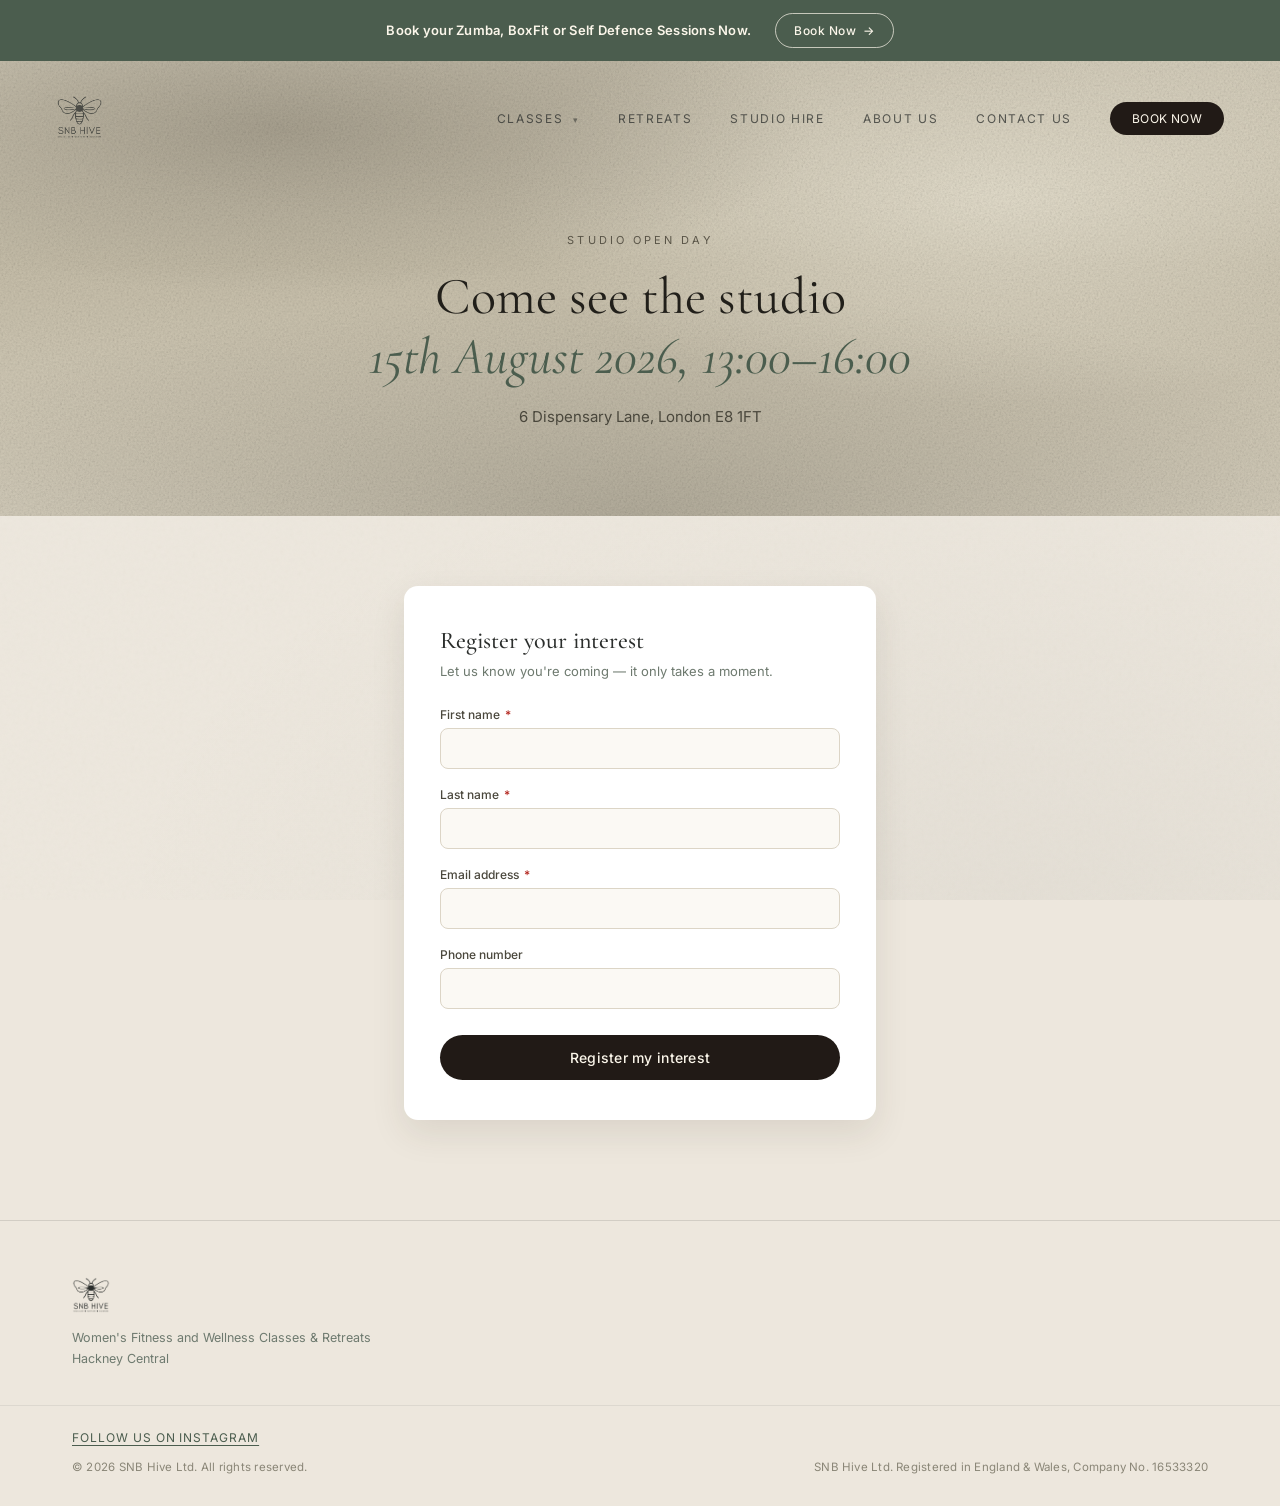
<file: page-open-day-register.html>
<!DOCTYPE html>
<html lang="en">
<head>
<meta charset="UTF-8" />
<meta name="viewport" content="width=device-width, initial-scale=1.0" />
<title>SNB Hive — Studio Open Day Registration</title>
<meta property="og:title" content="SNB Hive — Studio Open Day Registration" />
<meta property="og:description" content="Register your interest for our Studio Open Day — 15th August 2026." />
<meta property="og:image" content="https://snbhive.com/hero-photo-candidate.jpg" />
<meta property="og:type" content="website" />
<meta property="og:url" content="https://snbhive.com/page-open-day-register.html" />
<meta name="twitter:card" content="summary_large_image" />
<meta name="description" content="Register your interest for our Studio Open Day — 15th August 2026." />
<link rel="preconnect" href="https://fonts.googleapis.com">
<link href="https://fonts.googleapis.com/css2?family=Cormorant+Garamond:ital,wght@0,400;0,500;1,400;1,500&family=Inter:wght@400;500&display=swap" rel="stylesheet">
<style>
  * { margin:0; padding:0; box-sizing:border-box; }

  body {
    font-family:'Inter',sans-serif; color:#2B2E2C;
    background-color:#EDE7DD;
    background-image:
      radial-gradient(ellipse 120% 80% at 30% 0%, rgba(255,252,244,0.4), transparent 60%),
      radial-gradient(ellipse 120% 90% at 80% 100%, rgba(60,64,58,0.05), transparent 60%),
      url("data:image/svg+xml,%3Csvg xmlns='http://www.w3.org/2000/svg' viewBox='0 0 240 240'%3E%3Cfilter id='n'%3E%3CfeTurbulence type='fractalNoise' baseFrequency='0.85' numOctaves='2' stitchTiles='stitch'/%3E%3CfeColorMatrix type='saturate' values='0'/%3E%3C/filter%3E%3Crect width='100%25' height='100%25' filter='url(%23n)' opacity='0.045'/%3E%3C/svg%3E");
    background-attachment:fixed;
  }
  .serif { font-family:'Cormorant Garamond',serif; }

  .page-header {
    position:relative; overflow:hidden;
    background-color:#CDC6B2;
    background-image:
      radial-gradient(ellipse 70% 60% at 22% 15%, rgba(139,132,116,0.55), transparent 60%),
      radial-gradient(ellipse 60% 70% at 78% 30%, rgba(242,237,221,0.6), transparent 65%),
      radial-gradient(ellipse 90% 70% at 50% 100%, rgba(120,114,98,0.4), transparent 70%),
      radial-gradient(ellipse 100% 60% at 50% 0%, rgba(168,160,141,0.3), transparent 60%),
      linear-gradient(180deg, #D3CCB9 0%, #C7BFAA 45%, #DAD3C1 100%);
  }
  .page-header::before {
    content:''; position:absolute; inset:0; opacity:0.34; mix-blend-mode:multiply;
    background-image:url("data:image/svg+xml,%3Csvg xmlns='http://www.w3.org/2000/svg' viewBox='0 0 300 300'%3E%3Cfilter id='n'%3E%3CfeTurbulence type='fractalNoise' baseFrequency='0.75' numOctaves='3' stitchTiles='stitch'/%3E%3CfeColorMatrix type='saturate' values='0'/%3E%3C/filter%3E%3Crect width='100%25' height='100%25' filter='url(%23n)'/%3E%3C/svg%3E");
  }

  .hero-nav { position:relative; z-index:30; display:flex; align-items:center; justify-content:space-between; padding:34px 56px; }
  .hero-nav .mark { display:flex; align-items:center; text-decoration:none; }
  .hero-nav .mark img { height:44px; width:auto; display:block; }
  .hero-nav ul { display:flex; gap:38px; list-style:none; }
  .hero-nav a { color:#2B2E2C; text-decoration:none; font-size:12px; letter-spacing:0.14em; text-transform:uppercase; opacity:0.75; }

  .page-title { position:relative; z-index:3; padding:60px 56px 90px; text-align:center; }
  .page-title .eyebrow { font-size:11px; letter-spacing:0.28em; text-transform:uppercase; color:#5A5548; margin-bottom:20px; }
  .page-title h1 { font-family:'Cormorant Garamond',serif; font-weight:400; font-size:52px; line-height:1.15; color:#211F1A; }
  .page-title h1 i { font-style:italic; color:#4B5D4E; }
  .page-title p { margin-top:20px; font-size:15px; color:#4A473C; }

  .form-wrap { max-width:520px; margin:70px auto 100px; padding:0 24px; }
  .form-card { background:#fff; border-radius:14px; padding:40px 36px; box-shadow:0 14px 34px rgba(60,50,30,0.10); }
  .form-card h2 { font-family:'Cormorant Garamond',serif; font-weight:500; font-size:24px; margin-bottom:8px; }
  .form-card .sub { font-size:13px; color:#6E7A6F; margin-bottom:28px; }

  .field { margin-bottom:18px; }
  .field label { display:block; font-size:12px; font-weight:500; color:#4A473C; margin-bottom:6px; }
  .field label .req { color:#B3261E; margin-left:2px; }
  .field input { width:100%; border:1px solid #DCD5C6; border-radius:8px; padding:11px 14px;
    font-family:'Inter',sans-serif; font-size:14px; color:#2B2E2C; background:#FBF9F4; }
  .field input:focus { outline:none; border-color:#4B5D4E; }

  .submit-btn { width:100%; margin-top:8px; display:inline-flex; align-items:center; justify-content:center; gap:8px;
    background:#211A16; color:#FBF6EA; padding:14px; border:none; border-radius:100px;
    font-family:'Inter',sans-serif; font-size:14px; font-weight:500; letter-spacing:0.02em; cursor:pointer; }
  .submit-btn:disabled { opacity:0.6; cursor:not-allowed; }

  .error-msg { background:#FDF2F2; border-left:3px solid #C0392B; color:#8B2020; font-size:13px;
    padding:10px 14px; border-radius:6px; margin-bottom:16px; display:none; }
  .error-msg.show { display:block; }

  /* Confirmation state */
  .confirm-state { display:none; text-align:center; }
  .confirm-state.show { display:block; }
  .confirm-state .icon { width:56px; height:56px; border-radius:50%; background:#E9F1EC; color:#4B5D4E;
    display:flex; align-items:center; justify-content:center; margin:0 auto 20px; font-size:26px; }
  .confirm-state h2 { font-family:'Cormorant Garamond',serif; font-weight:500; font-size:26px; margin-bottom:10px; }
  .confirm-state p { font-size:14px; color:#5A5744; line-height:1.6; }

  .site-footer { border-top:1px solid rgba(43,46,44,0.14); }
  .footer-main { padding:56px 72px 36px; display:flex; justify-content:space-between;
    align-items:flex-start; gap:40px; flex-wrap:wrap; }
  .footer-brand img { height:36px; width:auto; display:block; margin-bottom:14px; }
  .footer-brand p { font-size:12.5px; color:#6E7A6F; line-height:1.7; }
  .footer-social a { font-size:12px; letter-spacing:0.08em; text-transform:uppercase; color:#4B5D4E;
    text-decoration:underline; text-underline-offset:3px; }
  .footer-bottom { padding:20px 72px 32px; border-top:1px solid rgba(43,46,44,0.08); }
  .footer-bottom .footer-social { margin-bottom:14px; text-align:left; }
  .footer-legal { display:flex; justify-content:space-between; flex-wrap:wrap; gap:8px; }
  .footer-legal p { font-size:11.5px; color:#8A8677; letter-spacing:0.02em; }

  @media (max-width: 700px) {
    .footer-main, .footer-bottom { padding-left:24px; padding-right:24px; }
  }

  @media (max-width: 700px) {
    .page-title h1 { font-size:36px; }
  }

  .nav-dropdown { position:relative; }
  .nav-dropdown > a { cursor:pointer; }
  .nav-dropdown .caret { font-size:9px; margin-left:5px; opacity:0.7; }
  .dropdown-menu { position:absolute; top:100%; left:50%; transform:translateX(-50%); margin-top:14px;
    background:#fff; border-radius:10px; box-shadow:0 14px 34px rgba(60,50,30,0.16);
    min-width:200px; padding:8px; opacity:0; visibility:hidden; transform:translateX(-50%) translateY(-6px);
    transition:opacity 0.2s ease, transform 0.2s ease, visibility 0.2s; z-index:20; }
  .nav-dropdown:hover .dropdown-menu { opacity:1; visibility:visible; transform:translateX(-50%) translateY(0); }
  .dropdown-menu a { display:block; padding:9px 14px; font-size:12px; letter-spacing:0.08em; text-transform:uppercase;
    color:#2B2E2C; opacity:1; border-radius:6px; }
  .dropdown-menu a:hover { background:#F3EFE4; color:#4B5D4E; }
  .nav-cta { background:#211A16 !important; color:#FBF6EA !important; padding:9px 22px;
    border-radius:100px; opacity:1 !important; letter-spacing:0.03em !important; }
  /* ── Mobile nav ── */
  .mobile-toggle { display:none; background:none; border:none; cursor:pointer; padding:6px; z-index:30; position:relative; }
  .mobile-toggle span { display:block; width:22px; height:2px; background:#2B2E2C; margin:5px 0;
    transition:transform 0.25s ease, opacity 0.25s ease; }
  .mobile-toggle.open span:nth-child(1) { transform:translateY(7px) rotate(45deg); }
  .mobile-toggle.open span:nth-child(2) { opacity:0; }
  .mobile-toggle.open span:nth-child(3) { transform:translateY(-7px) rotate(-45deg); }

  .nav-overlay { position:fixed; inset:0; background:rgba(20,18,14,0.4); z-index:15;
    opacity:0; visibility:hidden; transition:opacity 0.25s ease, visibility 0.25s ease; }
  .nav-overlay.show { opacity:1; visibility:visible; }

  @media (max-width: 880px) {
    .mobile-toggle { display:block; }
    .hero-nav ul {
      position:fixed; top:0; right:0; height:100vh; width:80%; max-width:320px;
      background:#FBF6EA; flex-direction:column; align-items:flex-start; justify-content:flex-start;
      padding:100px 32px 40px; gap:6px; box-shadow:-10px 0 34px rgba(0,0,0,0.16);
      transform:translateX(100%); transition:transform 0.3s ease; z-index:20; overflow-y:auto;
    }
    .hero-nav ul.open { transform:translateX(0); }
    .hero-nav ul li { width:100%; }
    .hero-nav ul a { display:block; padding:12px 0; font-size:13px; opacity:0.85; }
    .hero-nav .nav-cta { display:inline-flex !important; align-items:center; justify-content:center;
      padding:13px 28px !important; margin-top:14px; font-size:13px !important; width:auto; }
    .nav-dropdown .dropdown-menu {
      position:static !important; left:auto !important; top:auto !important; transform:none !important;
      box-shadow:none !important; background:transparent !important; border-radius:0 !important;
      width:100% !important; min-width:0 !important; margin:0 !important; padding:0 !important;
      opacity:1 !important; visibility:visible !important;
      max-height:0; overflow:hidden; transition:max-height 0.25s ease;
    }
    .nav-dropdown.mobile-open .dropdown-menu {
      max-height:300px !important; padding:4px 0 6px 14px !important; margin-top:2px !important;
    }
    .nav-dropdown .caret { transition:transform 0.2s ease; }
    .nav-dropdown.mobile-open .caret { transform:rotate(180deg); }
  }


  /* ── Site-wide session booking announcement ── */
  .taster-banner {
    position:relative; z-index:40; display:flex; align-items:center; justify-content:center;
    gap:24px; padding:13px 24px; background:#4B5D4E; color:#FBF6EA; text-align:center;
  }
  .taster-banner p { margin:0; font-size:13px; line-height:1.5; letter-spacing:0.02em; }
  .taster-banner strong { font-weight:600; }
  .taster-banner a {
    flex-shrink:0; display:inline-flex; align-items:center; gap:7px; padding:9px 18px;
    border:1px solid rgba(251,246,234,0.7); border-radius:100px; color:#FBF6EA;
    font-size:12px; font-weight:500; letter-spacing:0.04em; text-decoration:none;
    transition:background 0.2s ease, color 0.2s ease;
  }
  .taster-banner a:hover, .taster-banner a:focus-visible { background:#FBF6EA; color:#344339; }
  @media (max-width: 600px) {
    .taster-banner { flex-direction:column; gap:9px; padding:12px 18px; }
    .taster-banner a { padding:7px 16px; }
  }
</style>
</head>
<body>

<aside class="taster-banner" aria-label="Book SNB Hive sessions">
  <p><strong>Book your Zumba, BoxFit or Self Defence Sessions Now.</strong></p>
  <a href="https://app.snbhive.com">Book Now <span aria-hidden="true">&rarr;</span></a>
</aside>


<header class="page-header">
  <nav class="hero-nav">
    <a class="mark" href="index.html"><img src="logo-nav.png" alt="SNB Hive"/></a>
    <ul>
      <li class="nav-dropdown">
        <a>Classes <span class="caret">&#9662;</span></a>
        <div class="dropdown-menu">
          <a href="page-class-boxing.html">BoxFit</a>
          <a href="page-class-pilates.html">Reformer Pilates</a>
          <a href="page-class-somatic.html">Somatic</a>
          <a href="page-class-self-defence.html">Self Defence</a>
          <a href="page-class-strength.html">Strength &amp; Conditioning</a>
          <a href="page-class-zumba.html">Zumba</a>
        </div>
      </li>
      <li><a href="page-retreats.html">Retreats</a></li>
      <li><a href="page-studio-hire.html">Studio hire</a></li>
      <li><a href="page-about.html">About us</a></li>
      <li><a href="page-contact.html">Contact us</a></li>
      <li><a href="https://app.snbhive.com" class="nav-cta">Book Now</a></li>
    </ul>
    <div class="nav-overlay" id="navOverlay"></div>
    <button class="mobile-toggle" id="mobileToggle" aria-label="Menu"><span></span><span></span><span></span></button>
  </nav>


  <div class="page-title">
    <div class="eyebrow">Studio Open Day</div>
    <h1>Come see the studio<br/><i>15th August 2026, 13:00&ndash;16:00</i></h1>
    <p>6 Dispensary Lane, London E8 1FT</p>
  </div>
</header>

<div class="form-wrap">
  <div class="form-card">

    <div id="formState">
      <h2>Register your interest</h2>
      <p class="sub">Let us know you're coming — it only takes a moment.</p>

      <div class="error-msg" id="errorMsg"></div>

      <form id="regForm">
        <input type="text" name="website" id="honeypot" autocomplete="off" tabindex="-1"
          style="position:absolute; left:-9999px; width:1px; height:1px; opacity:0;" aria-hidden="true"/>
        <div class="field">
          <label>First name <span class="req">*</span></label>
          <input type="text" id="firstName" required autocomplete="given-name"/>
        </div>
        <div class="field">
          <label>Last name <span class="req">*</span></label>
          <input type="text" id="lastName" required autocomplete="family-name"/>
        </div>
        <div class="field">
          <label>Email address <span class="req">*</span></label>
          <input type="email" id="email" required autocomplete="email"/>
        </div>
        <div class="field">
          <label>Phone number</label>
          <input type="tel" id="phone" autocomplete="tel"/>
        </div>
        <button type="submit" class="submit-btn" id="submitBtn">Register my interest</button>
      </form>
    </div>

    <div class="confirm-state" id="confirmState">
      <div class="icon">&#10003;</div>
      <h2>You're registered!</h2>
      <p>Thanks, <span id="confirmName"></span> — we've sent a confirmation to your email with all the
      details and a calendar invite. We can't wait to see you on the day.</p>
    </div>

  </div>
</div>

<footer class="site-footer">
  <div class="footer-main">
    <div class="footer-brand">
      <img src="logo-nav.png" alt="SNB Hive"/>
      <p>Women's Fitness and Wellness Classes &amp; Retreats<br/>Hackney Central</p>
    </div>
  </div>
  <div class="footer-bottom">
    <div class="footer-social">
      <a href="https://www.instagram.com/snbhive?igsh=ODBrM2l6dDdyZnp0&utm_source=qr" target="_blank" rel="noopener">Follow us on Instagram</a>
    </div>
    <div class="footer-legal">
      <p>&copy; 2026 SNB Hive Ltd. All rights reserved.</p>
      <p>SNB Hive Ltd. Registered in England &amp; Wales, Company No. 16533320</p>
    </div>
  </div>
</footer>

<script>
  // ⚠️ REQUIRED: same Supabase project already used by your booking app.
  // Fill these in with your real project URL and anon key before this
  // goes live (Project Settings → API in your Supabase dashboard).
  const SUPABASE_URL = "https://YOUR-PROJECT.supabase.co";
  const SUPABASE_ANON_KEY = "YOUR_ANON_KEY_HERE";

  const form = document.getElementById('regForm');
  const submitBtn = document.getElementById('submitBtn');
  const errorMsg = document.getElementById('errorMsg');

  function uid() {
    return (crypto.randomUUID ? crypto.randomUUID() : Math.random().toString(36).slice(2) + Date.now().toString(36));
  }

  async function callEdgeFunction(name, data) {
    const res = await fetch(`${SUPABASE_URL}/functions/v1/${name}`, {
      method: "POST",
      headers: { "Content-Type": "application/json", "Authorization": `Bearer ${SUPABASE_ANON_KEY}` },
      body: JSON.stringify(data),
    });
    if (!res.ok) throw new Error(`${name} returned ${res.status}`);
    return res.json();
  }

  form.addEventListener('submit', async (e) => {
    e.preventDefault();

    // Honeypot: real visitors never see or fill this field, so any value
    // here means it was submitted by an automated bot, not a person.
    if (document.getElementById('honeypot').value) { return; }
    errorMsg.classList.remove('show');

    const firstName = document.getElementById('firstName').value.trim();
    const lastName  = document.getElementById('lastName').value.trim();
    const email     = document.getElementById('email').value.trim();
    const phone     = document.getElementById('phone').value.trim();

    if (!firstName || !lastName || !email) {
      errorMsg.textContent = "Please fill in your first name, last name, and email address.";
      errorMsg.classList.add('show');
      return;
    }

    submitBtn.disabled = true;
    submitBtn.textContent = "Registering…";

    try {
      // 1. Save the registration
      const insertRes = await fetch(`${SUPABASE_URL}/rest/v1/open_day_registrations`, {
        method: "POST",
        headers: {
          "apikey": SUPABASE_ANON_KEY,
          "Authorization": `Bearer ${SUPABASE_ANON_KEY}`,
          "Content-Type": "application/json",
          "Prefer": "return=minimal",
        },
        body: JSON.stringify({
          id: uid(), first_name: firstName, last_name: lastName,
          email: email, phone: phone || null,
        }),
      });
      if (!insertRes.ok) throw new Error("Could not save registration");

      // 2. Confirmation email to the registrant (non-blocking-ish, but we
      //    wait for it so we can show an honest error if email fails)
      await callEdgeFunction("send-email", {
        type: "open_day_confirm", first_name: firstName, last_name: lastName, email, phone,
      });

      // 3. Notify admin — failure here shouldn't block the user's confirmation
      callEdgeFunction("send-email", {
        type: "open_day_admin", first_name: firstName, last_name: lastName, email, phone,
      }).catch(err => console.error("[Open Day] admin notify failed:", err));

      document.getElementById('confirmName').textContent = firstName;
      document.getElementById('formState').style.display = 'none';
      document.getElementById('confirmState').classList.add('show');

    } catch (err) {
      console.error(err);
      errorMsg.textContent = "Something went wrong — please try again, or email shams@snbhive.com directly.";
      errorMsg.classList.add('show');
      submitBtn.disabled = false;
      submitBtn.textContent = "Register my interest";
    }
  });
</script>

<script>
  (function() {
    var toggle = document.getElementById('mobileToggle');
    var menu = document.querySelector('.hero-nav ul');
    var overlay = document.getElementById('navOverlay');
    if (!toggle || !menu) return;

    function closeMenu() {
      toggle.classList.remove('open');
      menu.classList.remove('open');
      if (overlay) overlay.classList.remove('show');
    }
    function openMenu() {
      toggle.classList.add('open');
      menu.classList.add('open');
      if (overlay) overlay.classList.add('show');
    }
    toggle.addEventListener('click', function() {
      menu.classList.contains('open') ? closeMenu() : openMenu();
    });
    if (overlay) overlay.addEventListener('click', closeMenu);

    var dropdownLink = document.querySelector('.nav-dropdown > a');
    var dropdownParent = document.querySelector('.nav-dropdown');
    if (dropdownLink && dropdownParent) {
      dropdownLink.addEventListener('click', function(e) {
        if (window.innerWidth <= 880) {
          e.preventDefault();
          dropdownParent.classList.toggle('mobile-open');
        }
      });
    }
  })();
</script>
</body>
</html>
</file>
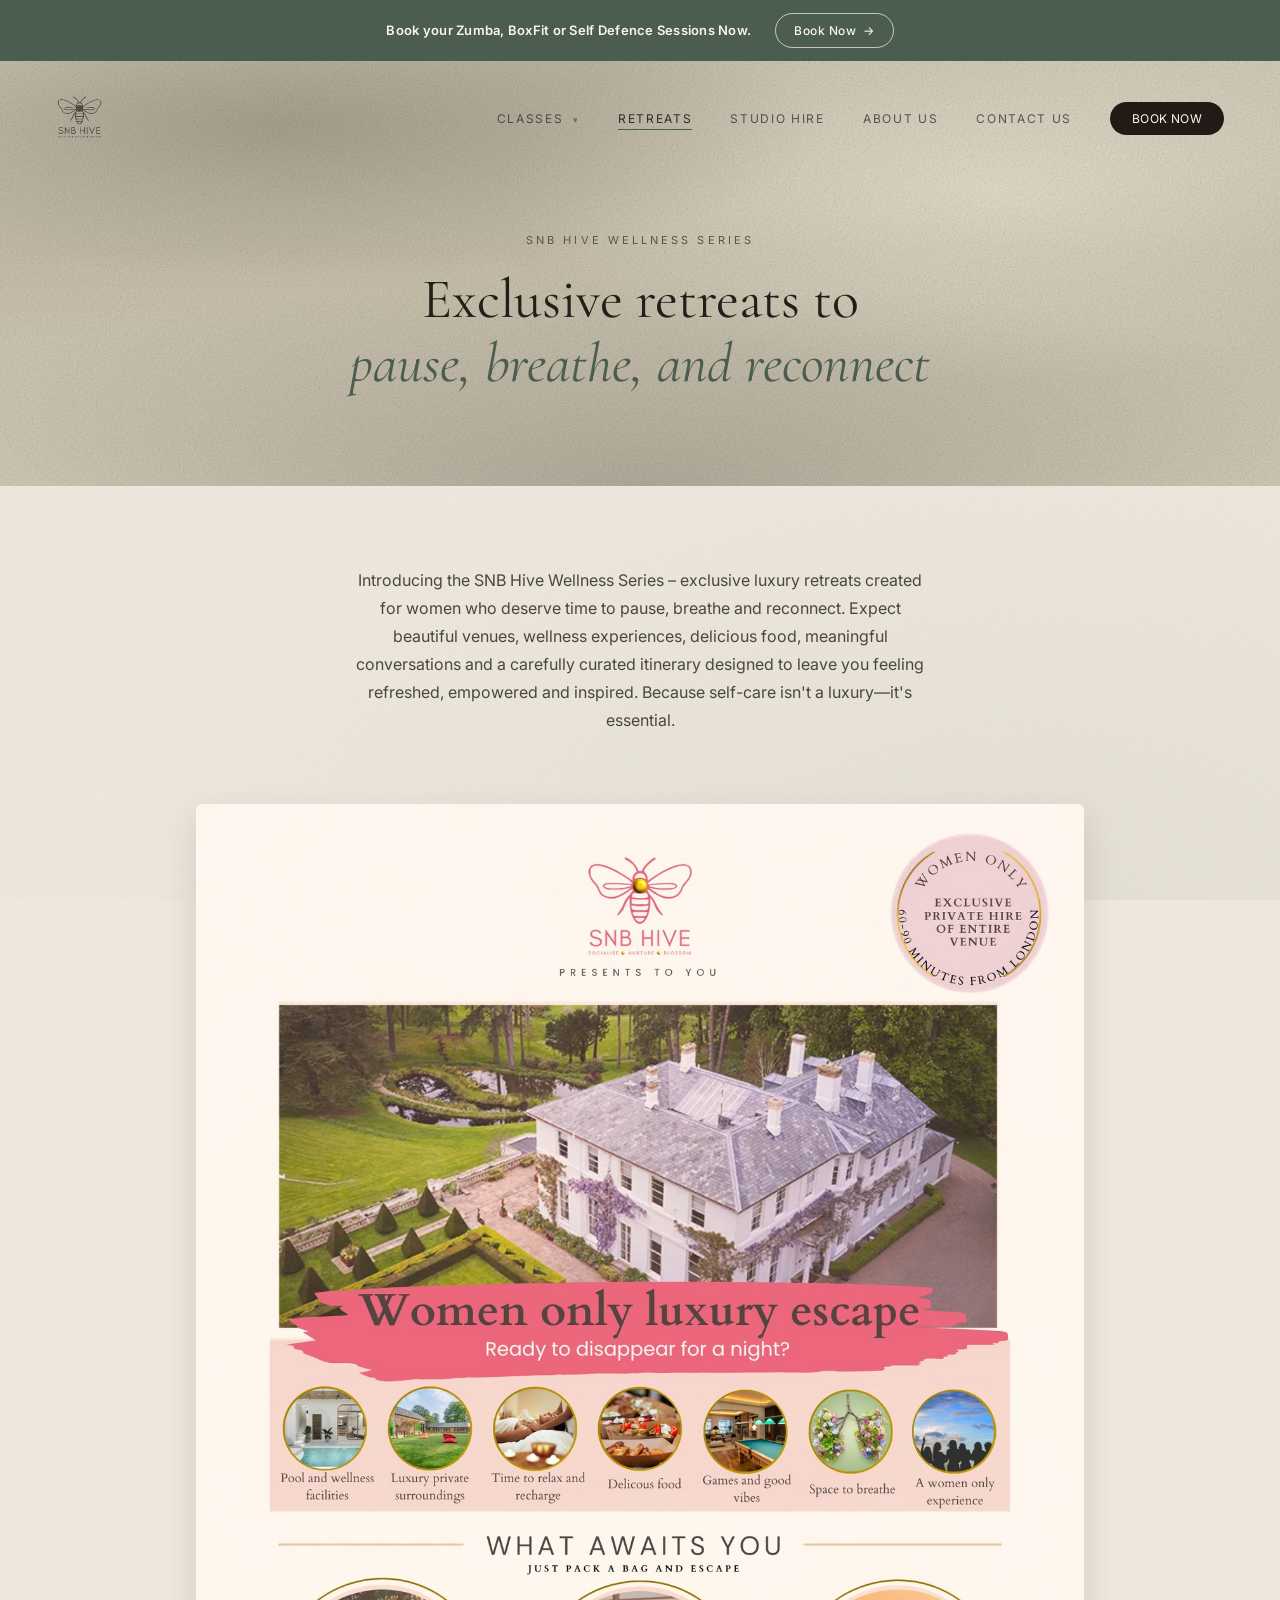
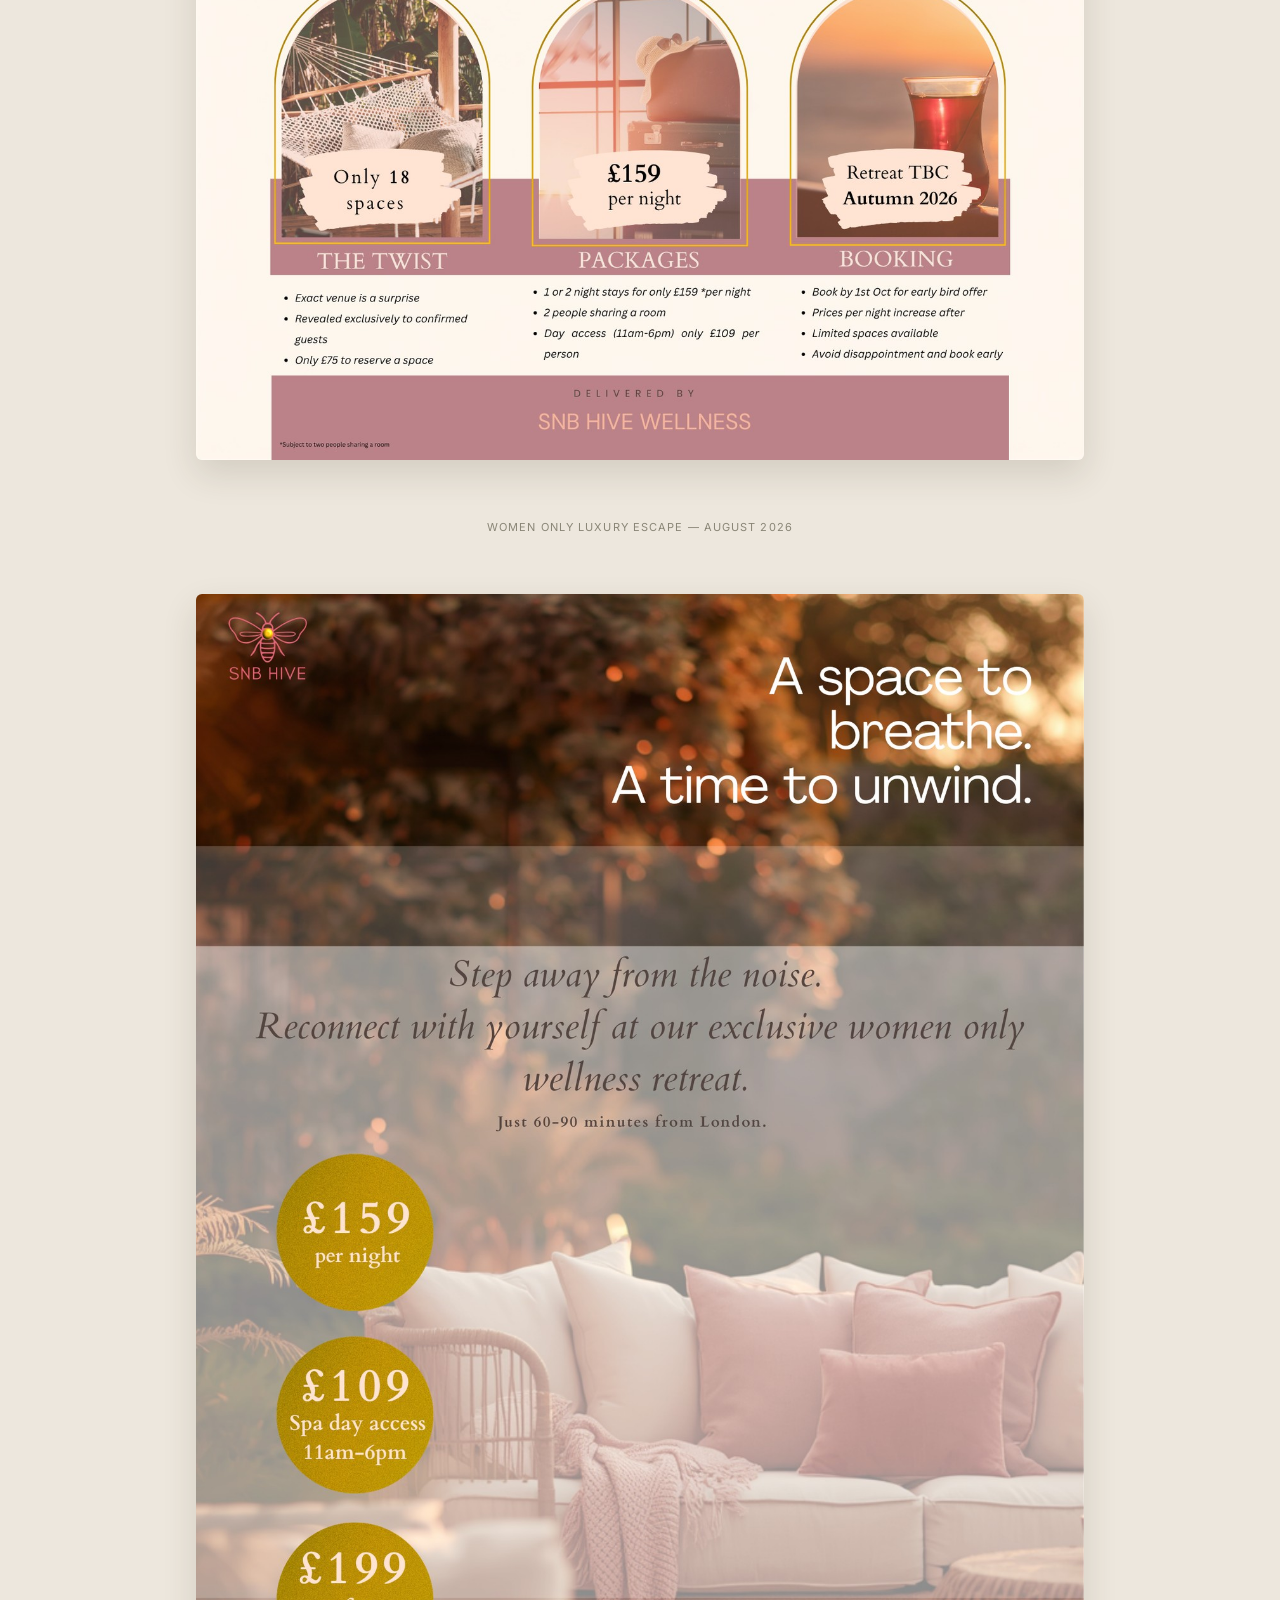
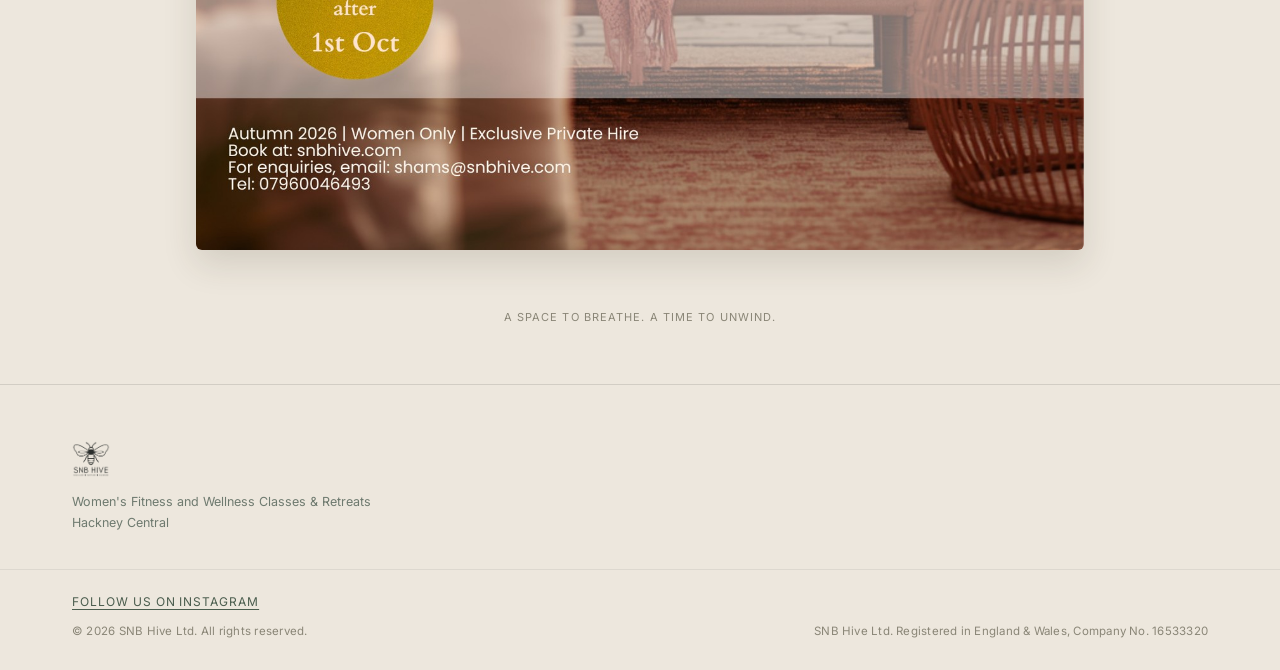
<file: page-retreats.html>
<!DOCTYPE html>
<html lang="en">
<head>
<meta charset="UTF-8" />
<meta name="viewport" content="width=device-width, initial-scale=1.0" />
<title>SNB Hive — Retreats</title>
<meta property="og:title" content="SNB Hive — Retreats" />
<meta property="og:description" content="Exclusive women-only wellness retreats — a space to pause, breathe, and reconnect." />
<meta property="og:image" content="https://snbhive.com/retreat-poster-2-edited.jpg" />
<meta property="og:type" content="website" />
<meta property="og:url" content="https://snbhive.com/page-retreats.html" />
<meta name="twitter:card" content="summary_large_image" />
<meta name="description" content="Exclusive women-only wellness retreats — a space to pause, breathe, and reconnect." />
<link rel="preconnect" href="https://fonts.googleapis.com">
<link href="https://fonts.googleapis.com/css2?family=Cormorant+Garamond:ital,wght@0,400;0,500;1,400;1,500&family=Inter:wght@400;500&display=swap" rel="stylesheet">
<style>
  * { margin:0; padding:0; box-sizing:border-box; }

  body {
    font-family:'Inter',sans-serif; color:#2B2E2C;
    background-color:#EDE7DD;
    background-image:
      radial-gradient(ellipse 120% 80% at 30% 0%, rgba(255,252,244,0.4), transparent 60%),
      radial-gradient(ellipse 120% 90% at 80% 100%, rgba(60,64,58,0.05), transparent 60%),
      url("data:image/svg+xml,%3Csvg xmlns='http://www.w3.org/2000/svg' viewBox='0 0 240 240'%3E%3Cfilter id='n'%3E%3CfeTurbulence type='fractalNoise' baseFrequency='0.85' numOctaves='2' stitchTiles='stitch'/%3E%3CfeColorMatrix type='saturate' values='0'/%3E%3C/filter%3E%3Crect width='100%25' height='100%25' filter='url(%23n)' opacity='0.045'/%3E%3C/svg%3E");
    background-attachment:fixed;
  }
  .serif { font-family:'Cormorant Garamond',serif; }

  .page-header {
    position:relative; overflow:hidden;
    background-color:#CDC6B2;
    background-image:
      radial-gradient(ellipse 70% 60% at 22% 15%, rgba(139,132,116,0.55), transparent 60%),
      radial-gradient(ellipse 60% 70% at 78% 30%, rgba(242,237,221,0.6), transparent 65%),
      radial-gradient(ellipse 90% 70% at 50% 100%, rgba(120,114,98,0.4), transparent 70%),
      radial-gradient(ellipse 100% 60% at 50% 0%, rgba(168,160,141,0.3), transparent 60%),
      linear-gradient(180deg, #D3CCB9 0%, #C7BFAA 45%, #DAD3C1 100%);
  }
  .page-header::before {
    content:''; position:absolute; inset:0; opacity:0.34; mix-blend-mode:multiply;
    background-image:url("data:image/svg+xml,%3Csvg xmlns='http://www.w3.org/2000/svg' viewBox='0 0 300 300'%3E%3Cfilter id='n'%3E%3CfeTurbulence type='fractalNoise' baseFrequency='0.75' numOctaves='3' stitchTiles='stitch'/%3E%3CfeColorMatrix type='saturate' values='0'/%3E%3C/filter%3E%3Crect width='100%25' height='100%25' filter='url(%23n)'/%3E%3C/svg%3E");
  }

  .hero-nav { position:relative; z-index:30; display:flex; align-items:center; justify-content:space-between; padding:34px 56px; }
  .hero-nav .mark { display:flex; align-items:center; text-decoration:none; }
  .hero-nav .mark img { height:44px; width:auto; display:block; }
  .hero-nav ul { display:flex; gap:38px; list-style:none; }
  .hero-nav a { color:#2B2E2C; text-decoration:none; font-size:12px; letter-spacing:0.14em; text-transform:uppercase; opacity:0.75; }
  .hero-nav a.active { opacity:1; border-bottom:1px solid #4B5D4E; padding-bottom:3px; }

  .page-title { position:relative; z-index:3; padding:60px 56px 90px; text-align:center; }
  .page-title .eyebrow { font-size:11px; letter-spacing:0.28em; text-transform:uppercase; color:#5A5548; margin-bottom:20px; }
  .page-title h1 { font-family:'Cormorant Garamond',serif; font-weight:400; font-size:56px; line-height:1.15; color:#211F1A; }
  .page-title h1 i { font-style:italic; color:#4B5D4E; }

  .intro-wrap { max-width:680px; margin:80px auto 70px; padding:0 56px; text-align:center; }
  .intro-wrap p { font-size:16px; line-height:1.75; color:#4A473C; }

  .poster-section { max-width:1000px; margin:0 auto 60px; padding:0 56px; }
  .poster-section img { width:100%; height:auto; display:block; border-radius:6px; box-shadow:0 14px 34px rgba(60,50,30,0.14); }
  .poster-caption { text-align:center; font-size:11px; letter-spacing:0.1em; text-transform:uppercase; color:#8A8677; margin:16px 0 60px; }

  .divider { height:1px; background:rgba(43,46,44,0.16); margin:0 72px; }

  .cta-band { text-align:center; padding:70px 56px 100px; }
  .cta-band .hero-cta { display:inline-flex; align-items:center; gap:10px; background:#211A16; color:#FBF6EA;
    padding:16px 36px; border-radius:100px; font-size:13px; letter-spacing:0.03em; text-decoration:none; }
  .cta-band p { margin-top:18px; font-size:13px; color:#6E7A6F; }

  .site-footer { border-top:1px solid rgba(43,46,44,0.14); }
  .footer-main { padding:56px 72px 36px; display:flex; justify-content:space-between;
    align-items:flex-start; gap:40px; flex-wrap:wrap; }
  .footer-brand img { height:36px; width:auto; display:block; margin-bottom:14px; }
  .footer-brand p { font-size:12.5px; color:#6E7A6F; line-height:1.7; }
  .footer-social a { font-size:12px; letter-spacing:0.08em; text-transform:uppercase; color:#4B5D4E;
    text-decoration:underline; text-underline-offset:3px; }
  .footer-bottom { padding:20px 72px 32px; border-top:1px solid rgba(43,46,44,0.08); }
  .footer-bottom .footer-social { margin-bottom:14px; text-align:left; }
  .footer-legal { display:flex; justify-content:space-between; flex-wrap:wrap; gap:8px; }
  .footer-legal p { font-size:11.5px; color:#8A8677; letter-spacing:0.02em; }

  @media (max-width: 700px) {
    .footer-main, .footer-bottom { padding-left:24px; padding-right:24px; }
  }

  @media (max-width: 800px) {
    .page-title h1 { font-size:38px; }
  }

  .nav-dropdown { position:relative; }
  .nav-dropdown > a { cursor:pointer; }
  .nav-dropdown .caret { font-size:9px; margin-left:5px; opacity:0.7; }
  .dropdown-menu { position:absolute; top:100%; left:50%; transform:translateX(-50%); margin-top:14px;
    background:#fff; border-radius:10px; box-shadow:0 14px 34px rgba(60,50,30,0.16);
    min-width:200px; padding:8px; opacity:0; visibility:hidden; transform:translateX(-50%) translateY(-6px);
    transition:opacity 0.2s ease, transform 0.2s ease, visibility 0.2s; z-index:20; }
  .nav-dropdown:hover .dropdown-menu { opacity:1; visibility:visible; transform:translateX(-50%) translateY(0); }
  .dropdown-menu a { display:block; padding:9px 14px; font-size:12px; letter-spacing:0.08em; text-transform:uppercase;
    color:#2B2E2C; opacity:1; border-radius:6px; }
  .dropdown-menu a:hover { background:#F3EFE4; color:#4B5D4E; }
  .nav-cta { background:#211A16 !important; color:#FBF6EA !important; padding:9px 22px;
    border-radius:100px; opacity:1 !important; letter-spacing:0.03em !important; }
  /* ── Mobile nav ── */
  .mobile-toggle { display:none; background:none; border:none; cursor:pointer; padding:6px; z-index:30; position:relative; }
  .mobile-toggle span { display:block; width:22px; height:2px; background:#2B2E2C; margin:5px 0;
    transition:transform 0.25s ease, opacity 0.25s ease; }
  .mobile-toggle.open span:nth-child(1) { transform:translateY(7px) rotate(45deg); }
  .mobile-toggle.open span:nth-child(2) { opacity:0; }
  .mobile-toggle.open span:nth-child(3) { transform:translateY(-7px) rotate(-45deg); }

  .nav-overlay { position:fixed; inset:0; background:rgba(20,18,14,0.4); z-index:15;
    opacity:0; visibility:hidden; transition:opacity 0.25s ease, visibility 0.25s ease; }
  .nav-overlay.show { opacity:1; visibility:visible; }

  @media (max-width: 880px) {
    .mobile-toggle { display:block; }
    .hero-nav ul {
      position:fixed; top:0; right:0; height:100vh; width:80%; max-width:320px;
      background:#FBF6EA; flex-direction:column; align-items:flex-start; justify-content:flex-start;
      padding:100px 32px 40px; gap:6px; box-shadow:-10px 0 34px rgba(0,0,0,0.16);
      transform:translateX(100%); transition:transform 0.3s ease; z-index:20; overflow-y:auto;
    }
    .hero-nav ul.open { transform:translateX(0); }
    .hero-nav ul li { width:100%; }
    .hero-nav ul a { display:block; padding:12px 0; font-size:13px; opacity:0.85; }
    .hero-nav .nav-cta { display:inline-flex !important; align-items:center; justify-content:center;
      padding:13px 28px !important; margin-top:14px; font-size:13px !important; width:auto; }
    .nav-dropdown .dropdown-menu {
      position:static !important; left:auto !important; top:auto !important; transform:none !important;
      box-shadow:none !important; background:transparent !important; border-radius:0 !important;
      width:100% !important; min-width:0 !important; margin:0 !important; padding:0 !important;
      opacity:1 !important; visibility:visible !important;
      max-height:0; overflow:hidden; transition:max-height 0.25s ease;
    }
    .nav-dropdown.mobile-open .dropdown-menu {
      max-height:300px !important; padding:4px 0 6px 14px !important; margin-top:2px !important;
    }
    .nav-dropdown .caret { transition:transform 0.2s ease; }
    .nav-dropdown.mobile-open .caret { transform:rotate(180deg); }
  }


  /* ── Site-wide session booking announcement ── */
  .taster-banner {
    position:relative; z-index:40; display:flex; align-items:center; justify-content:center;
    gap:24px; padding:13px 24px; background:#4B5D4E; color:#FBF6EA; text-align:center;
  }
  .taster-banner p { margin:0; font-size:13px; line-height:1.5; letter-spacing:0.02em; }
  .taster-banner strong { font-weight:600; }
  .taster-banner a {
    flex-shrink:0; display:inline-flex; align-items:center; gap:7px; padding:9px 18px;
    border:1px solid rgba(251,246,234,0.7); border-radius:100px; color:#FBF6EA;
    font-size:12px; font-weight:500; letter-spacing:0.04em; text-decoration:none;
    transition:background 0.2s ease, color 0.2s ease;
  }
  .taster-banner a:hover, .taster-banner a:focus-visible { background:#FBF6EA; color:#344339; }
  @media (max-width: 600px) {
    .taster-banner { flex-direction:column; gap:9px; padding:12px 18px; }
    .taster-banner a { padding:7px 16px; }
  }
</style>
</head>
<body>

<aside class="taster-banner" aria-label="Book SNB Hive sessions">
  <p><strong>Book your Zumba, BoxFit or Self Defence Sessions Now.</strong></p>
  <a href="https://app.snbhive.com">Book Now <span aria-hidden="true">&rarr;</span></a>
</aside>


<header class="page-header">
  <nav class="hero-nav">
    <a class="mark" href="index.html"><img src="logo-nav.png" alt="SNB Hive"/></a>
    <ul>
      <li class="nav-dropdown">
        <a>Classes <span class="caret">&#9662;</span></a>
        <div class="dropdown-menu">
          <a href="page-class-boxing.html">BoxFit</a>
          <a href="page-class-pilates.html">Reformer Pilates</a>
          <a href="page-class-somatic.html">Somatic</a>
          <a href="page-class-self-defence.html">Self Defence</a>
          <a href="page-class-strength.html">Strength &amp; Conditioning</a>
          <a href="page-class-zumba.html">Zumba</a>
        </div>
      </li>
      <li><a href="page-retreats.html" class="active">Retreats</a></li>
      <li><a href="page-studio-hire.html">Studio hire</a></li>
      <li><a href="page-about.html">About us</a></li>
      <li><a href="page-contact.html">Contact us</a></li>
      <li><a href="https://app.snbhive.com" class="nav-cta">Book Now</a></li>
    </ul>
    <div class="nav-overlay" id="navOverlay"></div>
    <button class="mobile-toggle" id="mobileToggle" aria-label="Menu"><span></span><span></span><span></span></button>
  </nav>


  <div class="page-title">
    <div class="eyebrow">SNB Hive Wellness Series</div>
    <h1>Exclusive retreats to<br/><i>pause, breathe, and reconnect</i></h1>
  </div>
</header>

<div class="intro-wrap">
  <p>Introducing the SNB Hive Wellness Series – exclusive luxury retreats created for women who
  deserve time to pause, breathe and reconnect. Expect beautiful venues, wellness experiences,
  delicious food, meaningful conversations and a carefully curated itinerary designed to leave
  you feeling refreshed, empowered and inspired. Because self-care isn't a luxury—it's essential.</p>
</div>

<div class="poster-section">
  <img src="retreat-poster-2-edited.jpg" alt="SNB Hive Wellness Series retreat — full details"/>
</div>
<p class="poster-caption">Women only luxury escape — August 2026</p>

<div class="poster-section">
  <img src="retreat-poster-1-edited.jpg" alt="SNB Hive Wellness Series retreat — a space to breathe"/>
</div>
<p class="poster-caption">A space to breathe. A time to unwind.</p>

<footer class="site-footer">
  <div class="footer-main">
    <div class="footer-brand">
      <img src="logo-nav.png" alt="SNB Hive"/>
      <p>Women's Fitness and Wellness Classes &amp; Retreats<br/>Hackney Central</p>
    </div>
  </div>
  <div class="footer-bottom">
    <div class="footer-social">
      <a href="https://www.instagram.com/snbhive?igsh=ODBrM2l6dDdyZnp0&utm_source=qr" target="_blank" rel="noopener">Follow us on Instagram</a>
    </div>
    <div class="footer-legal">
      <p>&copy; 2026 SNB Hive Ltd. All rights reserved.</p>
      <p>SNB Hive Ltd. Registered in England &amp; Wales, Company No. 16533320</p>
    </div>
  </div>
</footer>

<script>
  (function() {
    var toggle = document.getElementById('mobileToggle');
    var menu = document.querySelector('.hero-nav ul');
    var overlay = document.getElementById('navOverlay');
    if (!toggle || !menu) return;

    function closeMenu() {
      toggle.classList.remove('open');
      menu.classList.remove('open');
      if (overlay) overlay.classList.remove('show');
    }
    function openMenu() {
      toggle.classList.add('open');
      menu.classList.add('open');
      if (overlay) overlay.classList.add('show');
    }
    toggle.addEventListener('click', function() {
      menu.classList.contains('open') ? closeMenu() : openMenu();
    });
    if (overlay) overlay.addEventListener('click', closeMenu);

    var dropdownLink = document.querySelector('.nav-dropdown > a');
    var dropdownParent = document.querySelector('.nav-dropdown');
    if (dropdownLink && dropdownParent) {
      dropdownLink.addEventListener('click', function(e) {
        if (window.innerWidth <= 880) {
          e.preventDefault();
          dropdownParent.classList.toggle('mobile-open');
        }
      });
    }
  })();
</script>
</body>
</html>
</file>
